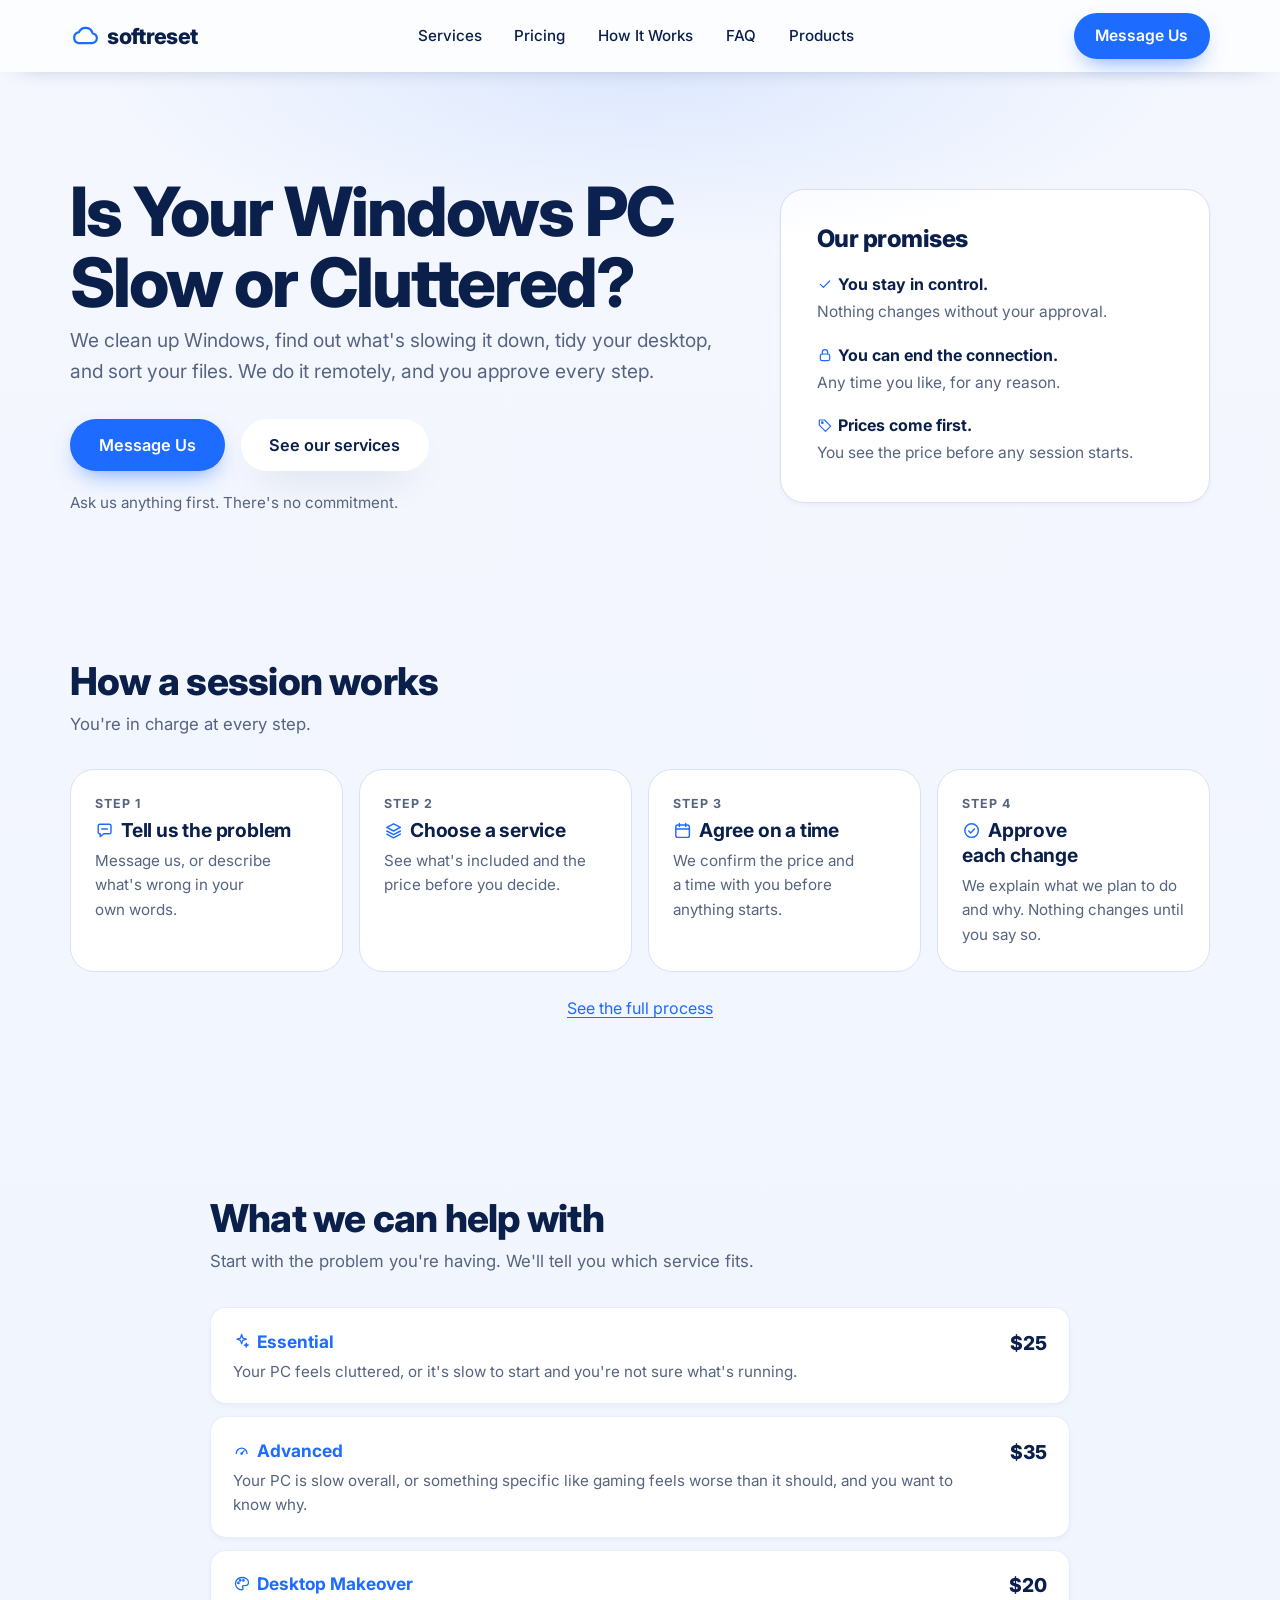
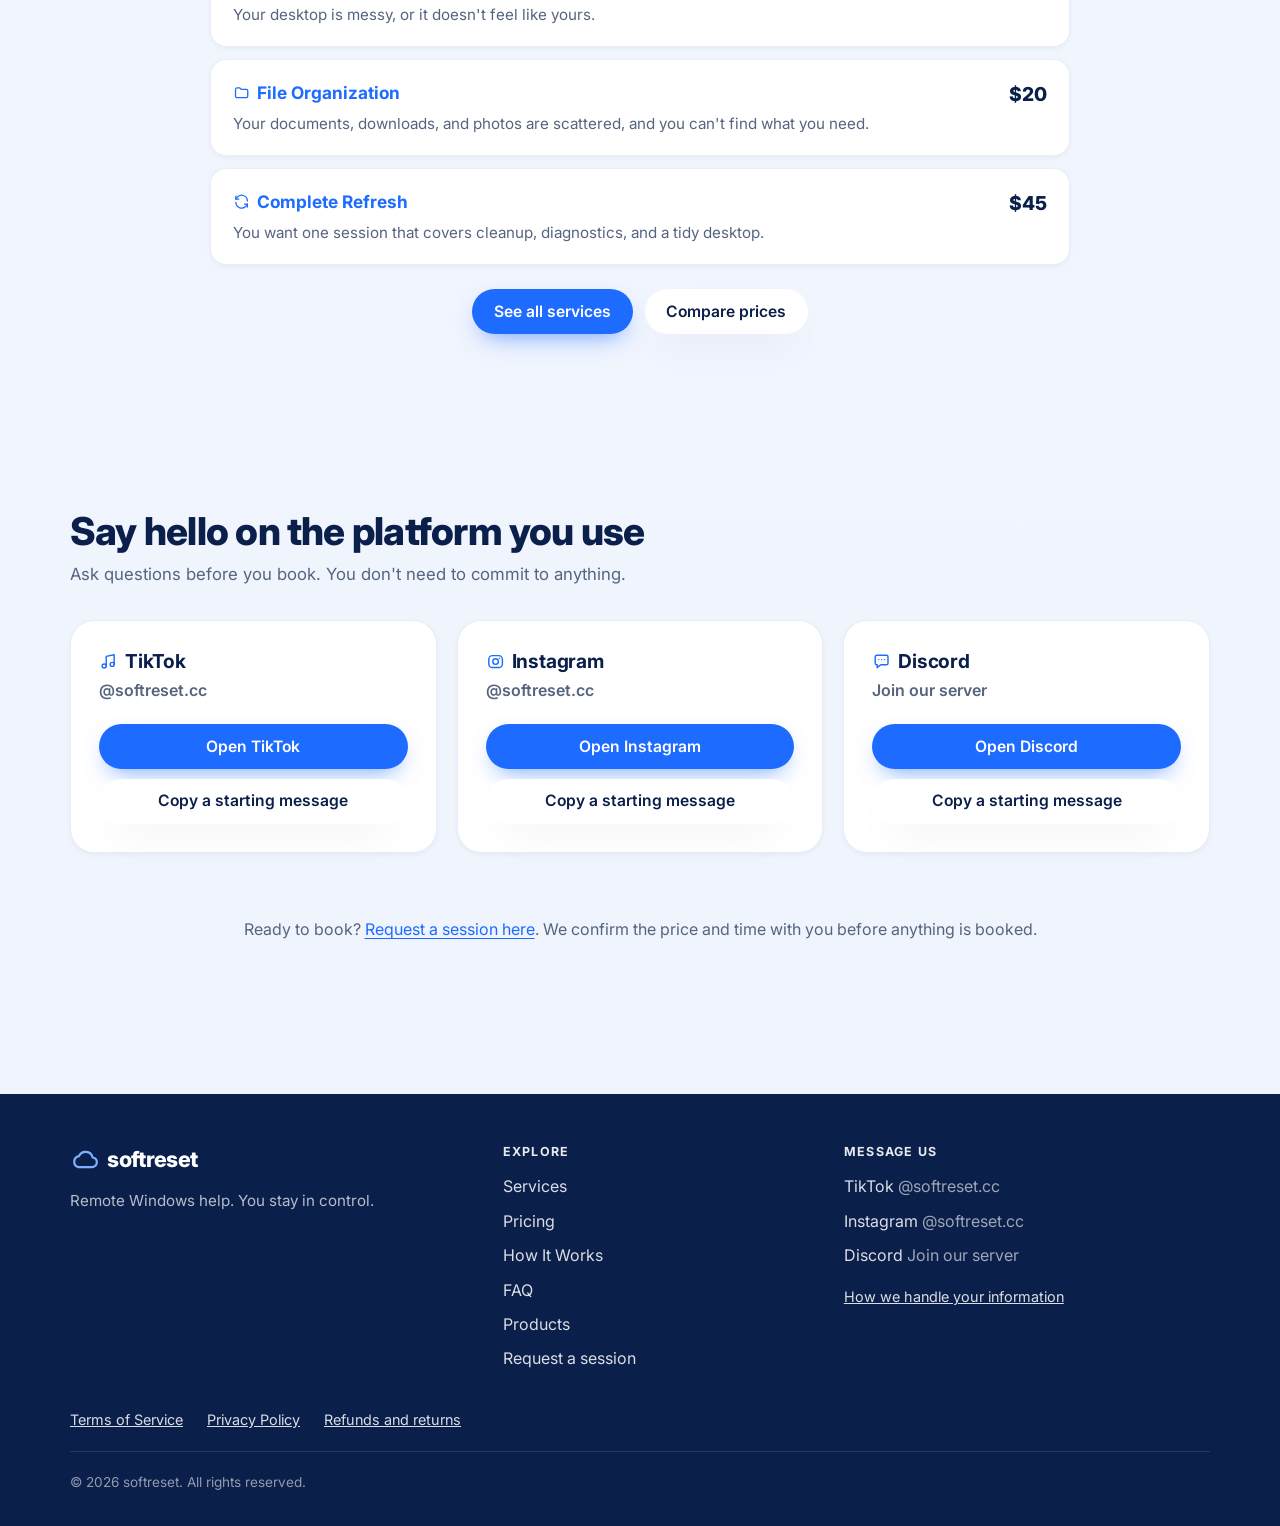
<file: index.html>
<!DOCTYPE html>
<html lang="en">
<head>
  <meta charset="UTF-8" />
  <meta name="viewport" content="width=device-width, initial-scale=1.0" />
  <title>softreset: Windows cleanup and remote PC help</title>
  <meta name="description" content="Remote Windows cleanup, performance diagnostics, desktop customization, and file organization. You approve every change, and prices are shown before any session." />
  <link rel="canonical" href="https://softreset.cc/" />
  <meta property="og:type" content="website" />
  <meta property="og:title" content="softreset: Windows cleanup and remote PC help" />
  <meta property="og:description" content="Remote Windows cleanup, performance diagnostics, desktop customization, and file organization. You stay in control." />
  <meta property="og:url" content="https://softreset.cc/" />
  <link rel="icon" href="data:image/svg+xml,%3Csvg xmlns='http://www.w3.org/2000/svg' viewBox='0 0 32 32'%3E%3Cpath d='M8.5 23.5h15a5.2 5.2 0 0 0 .6-10.36A7.7 7.7 0 0 0 9.6 11.9a6 6 0 0 0-1.1 11.6Z' fill='none' stroke='%231D6BFF' stroke-width='2.4' stroke-linejoin='round'/%3E%3C/svg%3E" />
  <link rel="preconnect" href="https://fonts.googleapis.com" />
  <link rel="preconnect" href="https://fonts.gstatic.com" crossorigin />
  <link href="https://fonts.googleapis.com/css2?family=Inter:wght@400;500;600;650;700;800&display=swap" rel="stylesheet" />
  <link rel="stylesheet" href="assets/css/styles.css" />
  <script src="assets/js/config.js"></script>
</head>
<body data-page="home">
  <a class="skip-link" href="#main">Skip to content</a>

  <div id="site-header">
    <noscript><nav class="noscript-links" aria-label="Main"><a href="index.html">Home</a> <a href="services.html">Services</a> <a href="pricing.html">Pricing</a> <a href="how-it-works.html">How It Works</a> <a href="faq.html">FAQ</a> <a href="products.html">Products</a> <a href="contact.html">Contact</a></nav></noscript>
  </div>

  <main id="main">
    <!-- ============ HERO ============ -->
    <section class="hero" id="top">
      <div class="container hero-split">
        <div>
          <h1 id="hero-title">Give Your PC a Fresh Start.</h1>
          <script>
            (function () {
              var h = document.getElementById("hero-title");
              var exp = window.SOFTRESET_CONFIG && window.SOFTRESET_CONFIG.experiments && window.SOFTRESET_CONFIG.experiments.homeHeadline;
              if (!h || !exp || !exp.variants) { return; }
              var keys = Object.keys(exp.variants);
              var stored = null;
              try { stored = sessionStorage.getItem("sr_homeHeadline"); } catch (e) { stored = null; }
              var variant = keys.indexOf(stored) !== -1 ? stored : keys[Math.floor(Math.random() * keys.length)];
              try { sessionStorage.setItem("sr_homeHeadline", variant); } catch (e) { /* storage blocked: still fine */ }
              h.textContent = exp.variants[variant];
              h.setAttribute("data-variant", variant);
            })();
          </script>
          <p class="lead">We clean up Windows, find out what's slowing it down, tidy your desktop, and sort your files. We do it remotely, and you approve every step.</p>
          <div class="hero-ctas">
            <a class="btn btn-primary btn-lg" href="contact.html" data-track="cta_message_us">Message Us</a>
            <a class="btn btn-ghost btn-lg" href="services.html" data-track="cta_explore_services">See our services</a>
          </div>
          <p class="hero-note">Ask us anything first. There's no commitment.</p>
        </div>

        <aside class="promise-card" aria-labelledby="promise-title">
          <h2 id="promise-title">Our promises</h2>
          <ul class="promise-list">
            <li>
              <div><strong><span class="icon-badge" data-icon="check"></span>You stay in control.</strong><span>Nothing changes without your approval.</span></div>
            </li>
            <li>
              <div><strong><span class="icon-badge" data-icon="lock"></span>You can end the connection.</strong><span>Any time you like, for any reason.</span></div>
            </li>
            <li>
              <div><strong><span class="icon-badge" data-icon="tag"></span>Prices come first.</strong><span>You see the price before any session starts.</span></div>
            </li>
          </ul>
        </aside>
      </div>
    </section>

    <!-- ============ PROCESS ============ -->
    <section class="section" aria-labelledby="process-title">
      <div class="container">
        <div class="section-head">
          <h2 id="process-title">How a session works</h2>
          <p>You're in charge at every step.</p>
        </div>
        <ol class="step-grid">
          <li>
            <span class="step-num">Step 1</span>
            <h3><span class="icon-badge" data-icon="message"></span>Tell us the problem</h3>
            <p>Message us, or describe what's wrong in your own words.</p>
          </li>
          <li>
            <span class="step-num">Step 2</span>
            <h3><span class="icon-badge" data-icon="layers"></span>Choose a service</h3>
            <p>See what's included and the price before you decide.</p>
          </li>
          <li>
            <span class="step-num">Step 3</span>
            <h3><span class="icon-badge" data-icon="calendar"></span>Agree on a time</h3>
            <p>We confirm the price and a time with you before anything starts.</p>
          </li>
          <li>
            <span class="step-num">Step 4</span>
            <h3><span class="icon-badge" data-icon="check-circle"></span>Approve each change</h3>
            <p>We explain what we plan to do and why. Nothing changes until you say so.</p>
          </li>
        </ol>
        <p class="section-link"><a href="how-it-works.html">See the full process</a></p>
      </div>
    </section>

    <!-- ============ SERVICES OVERVIEW ============ -->
    <section class="section" aria-labelledby="services-title">
      <div class="container narrow">
        <div class="section-head">
          <h2 id="services-title">What we can help with</h2>
          <p>Start with the problem you're having. We'll tell you which service fits.</p>
        </div>
        <ul class="service-list" id="home-services"></ul>
        <div class="actions-row"><a class="btn btn-primary" href="services.html">See all services</a> <a class="btn btn-ghost" href="pricing.html">Compare prices</a></div>
      </div>
    </section>

    <!-- ============ REVIEWS (hidden until consented reviews exist) ============ -->
    <section class="section" id="reviews" aria-labelledby="reviews-title" hidden>
      <div class="container">
        <div class="section-head">
          <h2 id="reviews-title">What customers said</h2>
          <p>We publish reviews only with the customer's consent. If a session was free or discounted in exchange for feedback, we say so, and we ask for honest feedback, not positive feedback.</p>
        </div>
        <div class="review-grid" id="review-list"></div>
      </div>
    </section>

    <!-- ============ CONTACT ============ -->
    <section class="section" id="contact" aria-labelledby="contact-title">
      <div class="container">
        <div class="section-head">
          <h2 id="contact-title">Say hello on the platform you use</h2>
          <p>Ask questions before you book. You don't need to commit to anything.</p>
        </div>
        <div class="channel-grid" data-render="channels"></div>
        <p class="copy-status" id="copy-status" aria-live="polite"></p>
        <p class="section-link">Ready to book? <a href="book.html">Request a session here</a>. We confirm the price and time with you before anything is booked.</p>
      </div>
    </section>
  </main>

  <div id="site-footer"></div>

  <script src="assets/js/common.js"></script>
  <script src="assets/js/site.js"></script>
</body>
</html>
</file>
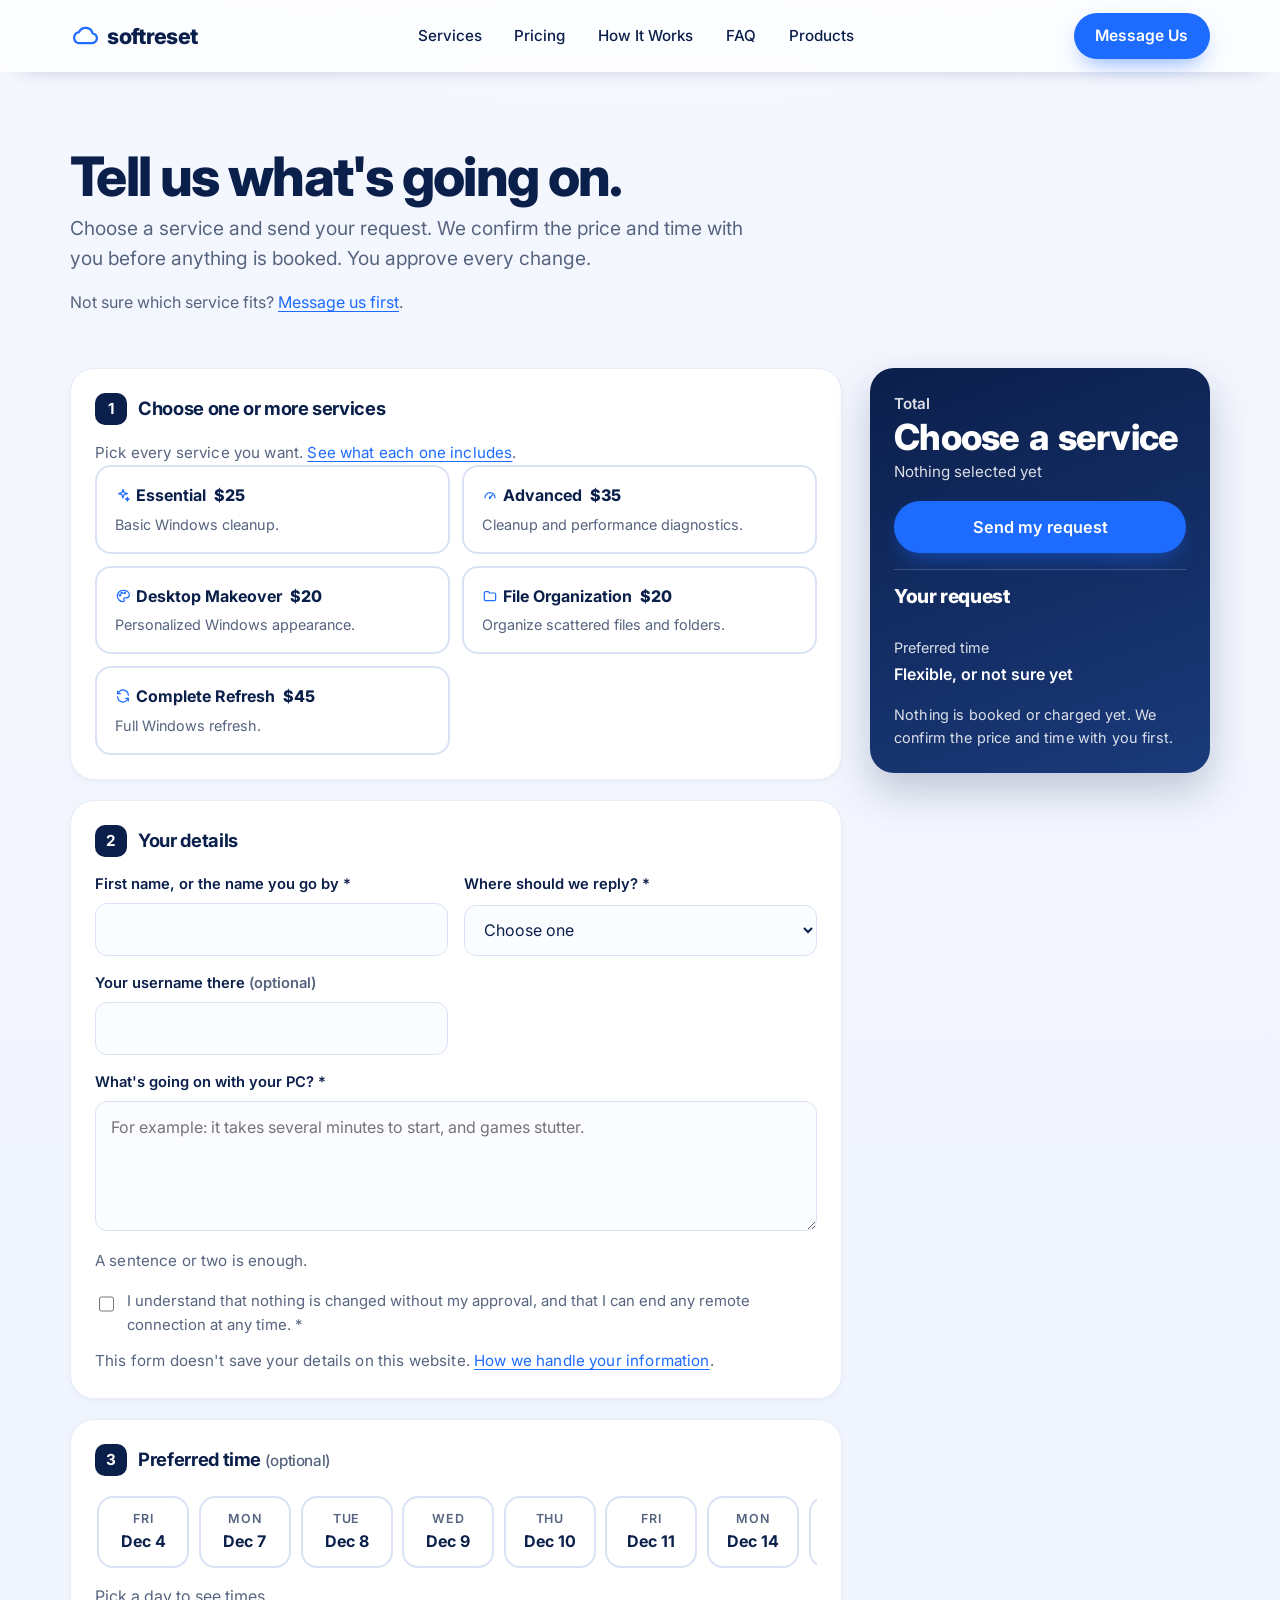
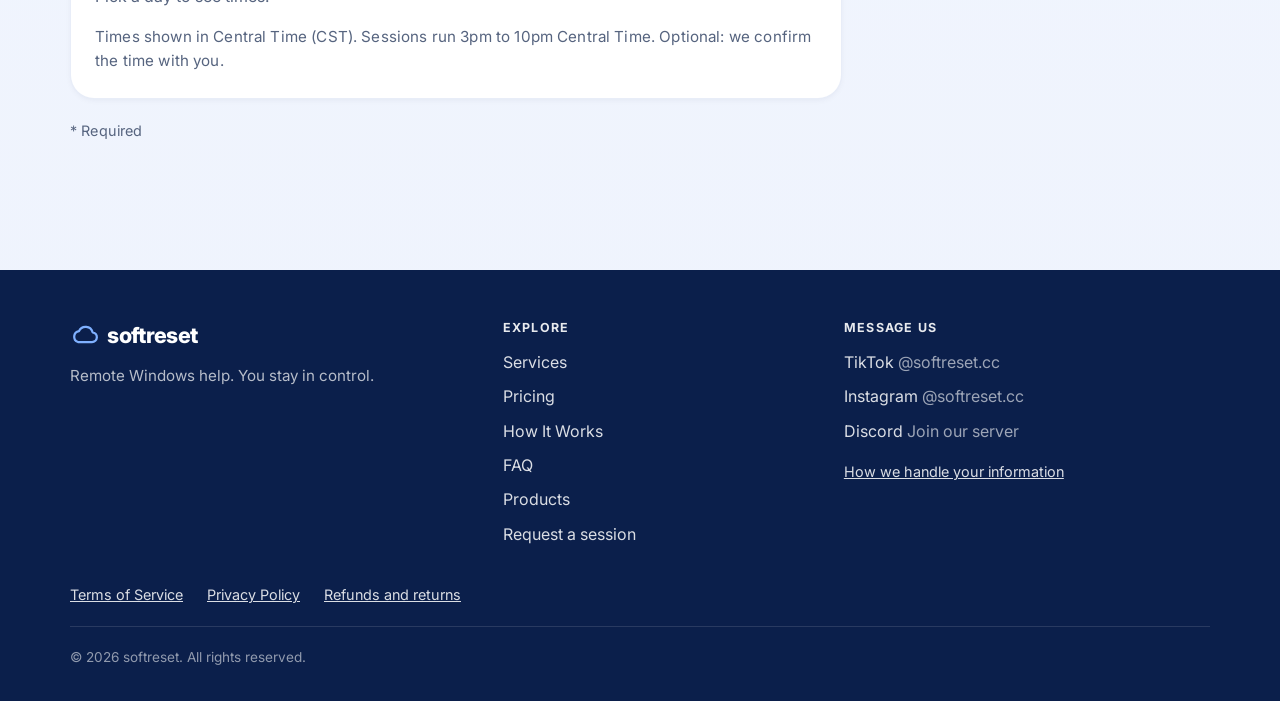
<file: book.html>
<!DOCTYPE html>
<html lang="en">
<head>
  <meta charset="UTF-8" />
  <meta name="viewport" content="width=device-width, initial-scale=1.0" />
  <title>Request a Session | softreset</title>
  <meta name="description" content="Choose a service and tell us what's going on with your PC. We confirm the price and time with you before anything is booked." />
  <link rel="canonical" href="https://softreset.cc/book.html" />
  <meta property="og:title" content="Request a Session | softreset" />
  <meta property="og:description" content="Tell us what's going on. We confirm the price and time before anything is booked." />
  <meta property="og:url" content="https://softreset.cc/book.html" />
  <link rel="icon" href="data:image/svg+xml,%3Csvg xmlns='http://www.w3.org/2000/svg' viewBox='0 0 32 32'%3E%3Cpath d='M8.5 23.5h15a5.2 5.2 0 0 0 .6-10.36A7.7 7.7 0 0 0 9.6 11.9a6 6 0 0 0-1.1 11.6Z' fill='none' stroke='%231D6BFF' stroke-width='2.4' stroke-linejoin='round'/%3E%3C/svg%3E" />
  <link rel="preconnect" href="https://fonts.googleapis.com" />
  <link rel="preconnect" href="https://fonts.gstatic.com" crossorigin />
  <link href="https://fonts.googleapis.com/css2?family=Inter:wght@400;500;600;650;700;800&display=swap" rel="stylesheet" />
  <link rel="stylesheet" href="assets/css/styles.css" />
</head>
<body data-page="book">
  <a class="skip-link" href="#main">Skip to content</a>

  <div id="site-header">
    <noscript><nav class="noscript-links" aria-label="Main"><a href="index.html">Home</a> <a href="services.html">Services</a> <a href="pricing.html">Pricing</a> <a href="how-it-works.html">How It Works</a> <a href="faq.html">FAQ</a> <a href="products.html">Products</a> <a href="contact.html">Contact</a></nav></noscript>
  </div>

  <main id="main">
    <section class="page-hero">
      <div class="container">
        <h1>Tell us what's going on.</h1>
        <p class="lead">Choose a service and send your request. We confirm the price and time with you before anything is booked. You approve every change.</p>
        <p class="muted">Not sure which service fits? <a href="contact.html">Message us first</a>.</p>
      </div>
    </section>

    <section class="container book-page">
      <div class="book-layout">
        <!-- Result panel (shown after submitting). Full width, above the form. -->
        <section id="request-outcome" class="outcome" tabindex="-1" hidden aria-live="polite"></section>

        <form id="request-form" class="book-form" novalidate>
          <section class="step-box" aria-labelledby="step-services">
            <h2 id="step-services" class="step-title"><span class="num" aria-hidden="true">1</span><span>Choose one or more services</span></h2>
            <p class="hint">Pick every service you want. <a href="services.html">See what each one includes</a>.</p>
            <div id="service-options" class="opt-grid"></div>
          </section>

          <section class="step-box" aria-labelledby="step-details">
            <h2 id="step-details" class="step-title"><span class="num" aria-hidden="true">2</span><span>Your details</span></h2>

            <div class="field-grid">
              <div class="field">
                <label for="f-name">First name, or the name you go by <span aria-hidden="true">*</span></label>
                <input id="f-name" name="name" type="text" autocomplete="given-name" required maxlength="80" />
              </div>
              <div class="field">
                <label for="f-reply">Where should we reply? <span aria-hidden="true">*</span></label>
                <select id="f-reply" name="reply" required></select>
              </div>
              <div class="field">
                <label for="f-handle">Your username there <span class="muted">(optional)</span></label>
                <input id="f-handle" name="handle" type="text" autocomplete="off" maxlength="80" />
              </div>
            </div>

            <div class="field">
              <label for="f-issue">What's going on with your PC? <span aria-hidden="true">*</span></label>
              <textarea id="f-issue" name="issue" rows="4" required minlength="10" maxlength="1000" placeholder="For example: it takes several minutes to start, and games stutter."></textarea>
              <p class="hint">A sentence or two is enough.</p>
            </div>

            <label class="check">
              <input type="checkbox" name="agree" required />
              <span>I understand that nothing is changed without my approval, and that I can end any remote connection at any time. <span aria-hidden="true">*</span></span>
            </label>

            <p class="hint">This form doesn't save your details on this website. <a href="contact.html#privacy">How we handle your information</a>.</p>
          </section>

          <section class="step-box" aria-labelledby="step-time">
            <h2 id="step-time" class="step-title"><span class="num" aria-hidden="true">3</span><span>Preferred time <span class="legend-note">(optional)</span></span></h2>
            <div id="date-options" class="date-strip" role="group" aria-label="Preferred day"></div>
            <div id="time-options" class="time-grid" role="group" aria-label="Preferred time"></div>
            <p id="tz-note" class="hint"></p>
          </section>

          <p class="fine form-required"><span aria-hidden="true">*</span> Required</p>
        </form>

        <!-- Checkout: the total and the send button. Beside the form on wide screens; pinned to the bottom of the phone screen otherwise. -->
        <aside id="summary" class="checkout" aria-label="Checkout">
          <p id="form-error" class="error checkout-error" role="alert" hidden></p>
          <div class="checkout-bar">
            <div class="checkout-total">
              <span class="checkout-label">Total</span>
              <span id="sum-price" class="checkout-price">Choose a service</span>
              <span id="sum-count" class="checkout-count">Nothing selected yet</span>
            </div>
            <button type="submit" form="request-form" id="submit-btn" class="btn btn-primary btn-lg checkout-submit">Send my request</button>
          </div>
          <div class="checkout-detail">
            <h2>Your request</h2>
            <ul id="sum-lines" class="sum-lines"></ul>
            <dl>
              <dt>Preferred time</dt>
              <dd id="sum-time">Flexible, or not sure yet</dd>
            </dl>
            <p id="sum-note" class="fine"></p>
            <p class="fine">Nothing is booked or charged yet. We confirm the price and time with you first.</p>
          </div>
        </aside>
      </div>
    </section>
  </main>

  <div id="site-footer"></div>

  <script src="assets/js/config.js"></script>
  <script src="assets/js/common.js"></script>
  <script src="assets/js/site.js"></script>
  <script src="assets/js/booking.js"></script>
</body>
</html>
</file>
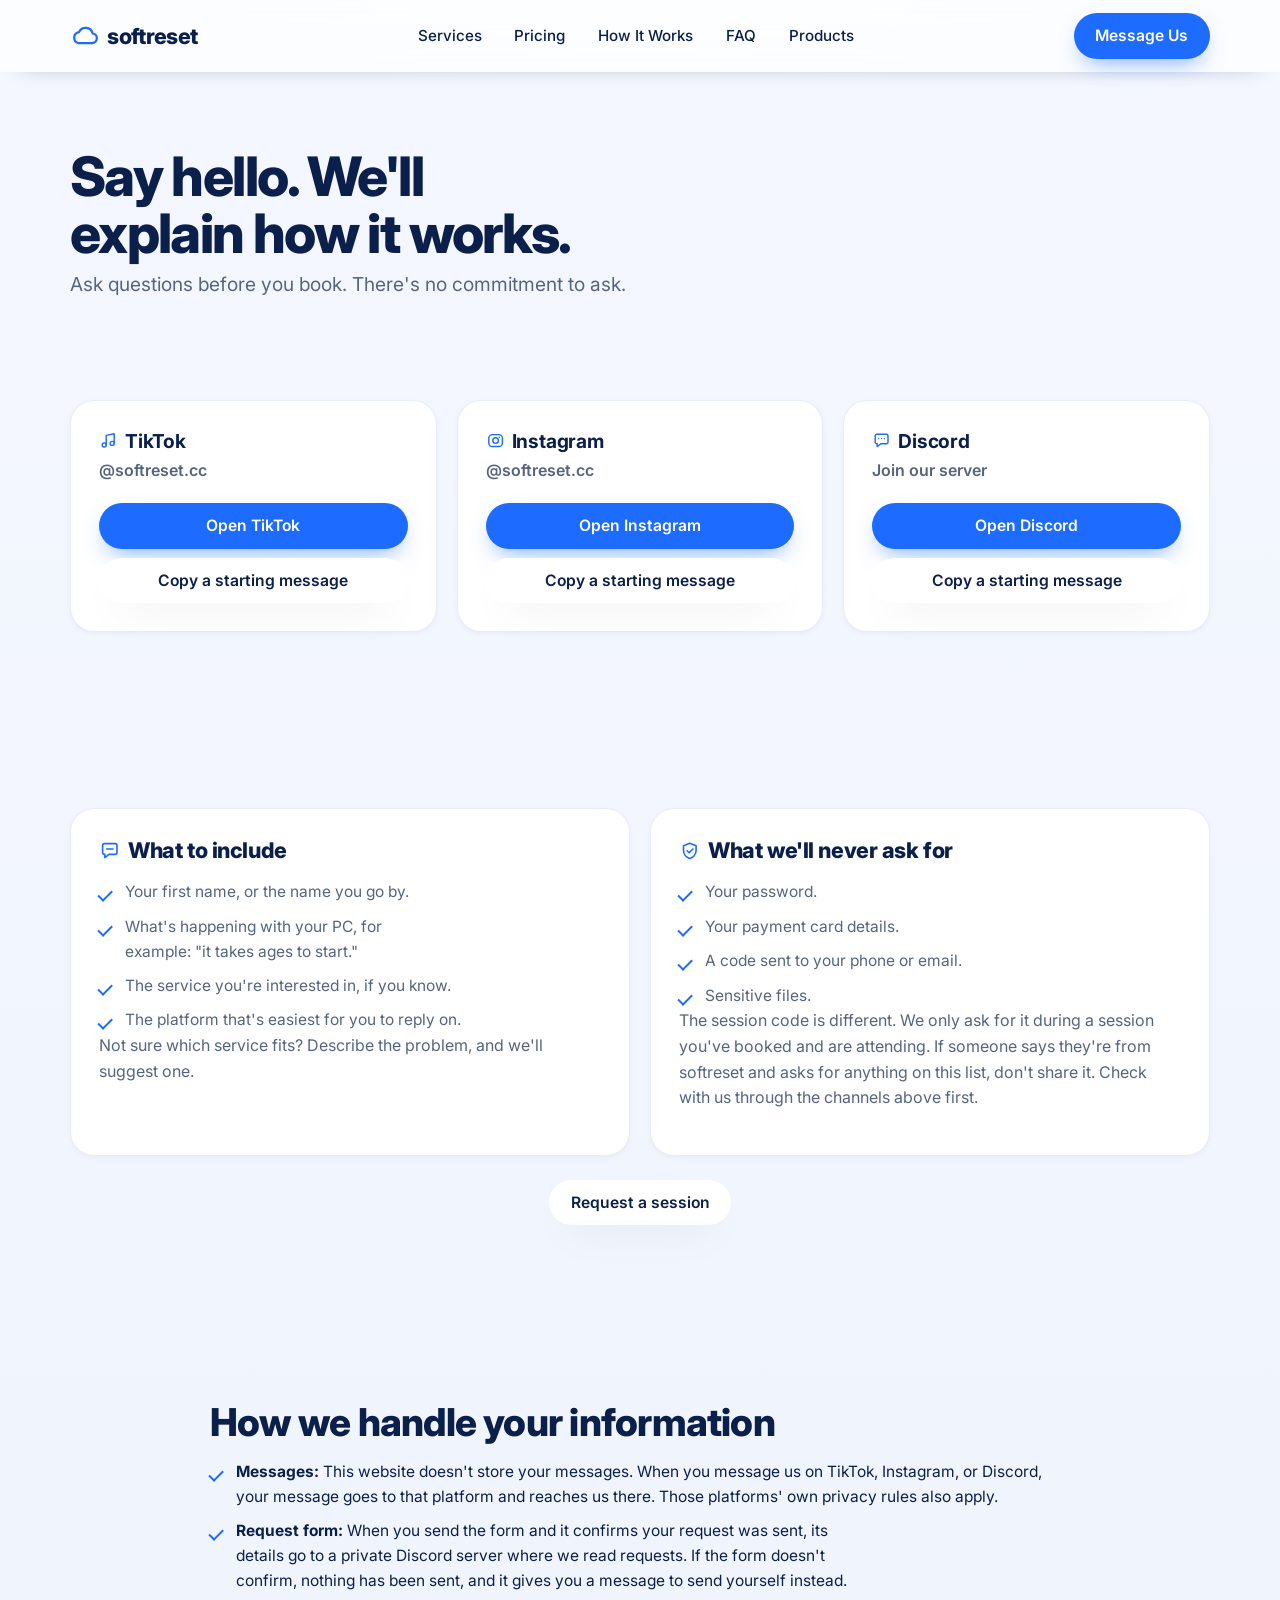
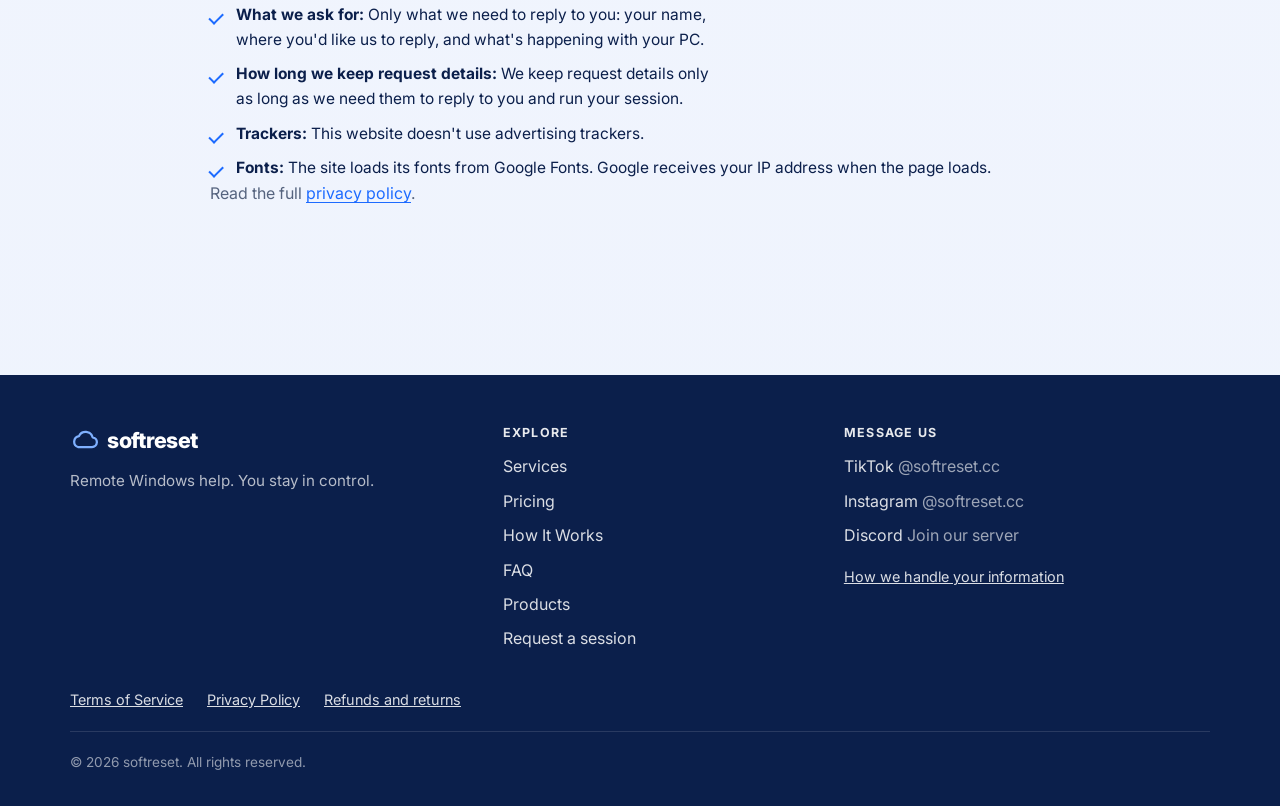
<file: contact.html>
<!DOCTYPE html>
<html lang="en">
<head>
  <meta charset="UTF-8" />
  <meta name="viewport" content="width=device-width, initial-scale=1.0" />
  <title>Contact | softreset</title>
  <meta name="description" content="Message softreset on TikTok, Instagram, or Discord to ask questions before you book. We explain how we handle your information and what we will never ask for." />
  <link rel="canonical" href="https://softreset.cc/contact.html" />
  <meta property="og:title" content="Contact | softreset" />
  <meta property="og:description" content="Message us to see how it works. No commitment." />
  <meta property="og:url" content="https://softreset.cc/contact.html" />
  <link rel="icon" href="data:image/svg+xml,%3Csvg xmlns='http://www.w3.org/2000/svg' viewBox='0 0 32 32'%3E%3Cpath d='M8.5 23.5h15a5.2 5.2 0 0 0 .6-10.36A7.7 7.7 0 0 0 9.6 11.9a6 6 0 0 0-1.1 11.6Z' fill='none' stroke='%231D6BFF' stroke-width='2.4' stroke-linejoin='round'/%3E%3C/svg%3E" />
  <link rel="preconnect" href="https://fonts.googleapis.com" />
  <link rel="preconnect" href="https://fonts.gstatic.com" crossorigin />
  <link href="https://fonts.googleapis.com/css2?family=Inter:wght@400;500;600;650;700;800&display=swap" rel="stylesheet" />
  <link rel="stylesheet" href="assets/css/styles.css" />
</head>
<body data-page="contact">
  <a class="skip-link" href="#main">Skip to content</a>

  <div id="site-header">
    <noscript><nav class="noscript-links" aria-label="Main"><a href="index.html">Home</a> <a href="services.html">Services</a> <a href="pricing.html">Pricing</a> <a href="how-it-works.html">How It Works</a> <a href="faq.html">FAQ</a> <a href="products.html">Products</a> <a href="book.html">Request a session</a></nav></noscript>
  </div>

  <main id="main">
    <section class="page-hero">
      <div class="container">
        <h1>Say hello. We'll explain how it works.</h1>
        <p class="lead">Ask questions before you book. There's no commitment to ask.</p>
      </div>
    </section>

    <section class="section-tight" aria-label="Contact channels">
      <div class="container">
        <div class="channel-grid" data-render="channels"></div>
        <p class="copy-status" id="copy-status" aria-live="polite"></p>
      </div>
    </section>

    <section class="section">
      <div class="container">
        <div class="two-col">
          <article class="card">
            <h2><span class="icon-badge" data-icon="message"></span>What to include</h2>
            <ul class="checks">
              <li>Your first name, or the name you go by.</li>
              <li>What's happening with your PC, for example: "it takes ages to start."</li>
              <li>The service you're interested in, if you know.</li>
              <li>The platform that's easiest for you to reply on.</li>
            </ul>
            <p class="muted">Not sure which service fits? Describe the problem, and we'll suggest one.</p>
          </article>
          <article class="card">
            <h2><span class="icon-badge" data-icon="shield"></span>What we'll never ask for</h2>
            <ul class="checks">
              <li>Your password.</li>
              <li>Your payment card details.</li>
              <li>A code sent to your phone or email.</li>
              <li>Sensitive files.</li>
            </ul>
            <p class="muted">The session code is different. We only ask for it during a session you've booked and are attending. If someone says they're from softreset and asks for anything on this list, don't share it. Check with us through the channels above first.</p>
          </article>
        </div>
        <p class="actions-row"><a class="btn btn-ghost" href="book.html">Request a session</a></p>
      </div>
    </section>

    <section class="section" id="privacy" aria-labelledby="privacy-title">
      <div class="container narrow prose">
        <h2 id="privacy-title">How we handle your information</h2>
        <ul class="checks">
          <li><strong>Messages:</strong> This website doesn't store your messages. When you message us on TikTok, Instagram, or Discord, your message goes to that platform and reaches us there. Those platforms' own privacy rules also apply.</li>
          <li><strong>Request form:</strong> When you send the form and it confirms your request was sent, its details go to a private Discord server where we read requests. If the form doesn't confirm, nothing has been sent, and it gives you a message to send yourself instead.</li>
          <li><strong>What we ask for:</strong> Only what we need to reply to you: your name, where you'd like us to reply, and what's happening with your PC.</li>
          <li><strong>How long we keep request details:</strong> <span data-policy="retention"></span></li>
          <li><strong>Trackers:</strong> This website doesn't use advertising trackers.</li>
          <li><strong>Fonts:</strong> The site loads its fonts from Google Fonts. Google receives your IP address when the page loads.</li>
        </ul>
        <p class="muted">Read the full <a href="privacy.html">privacy policy</a>.</p>
      </div>
    </section>
  </main>

  <div id="site-footer"></div>

  <script src="assets/js/config.js"></script>
  <script src="assets/js/common.js"></script>
  <script src="assets/js/site.js"></script>
</body>
</html>
</file>
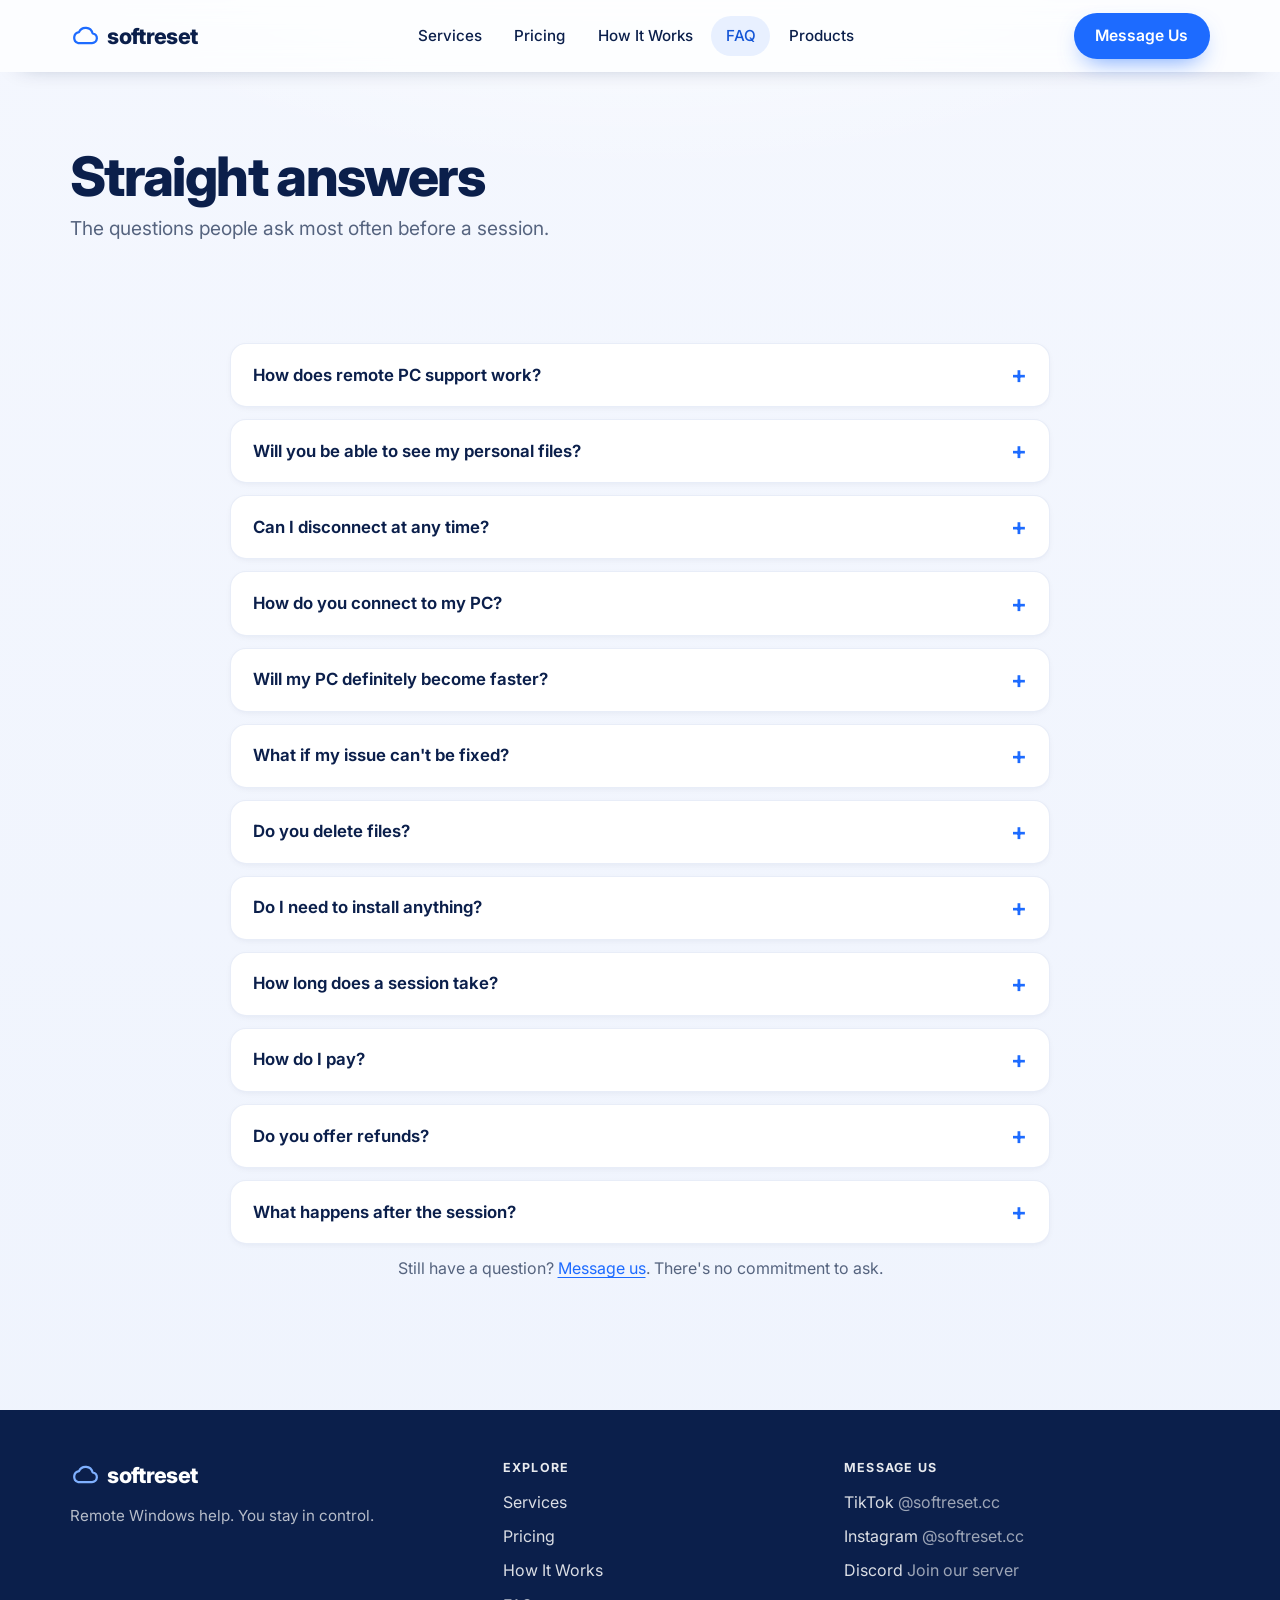
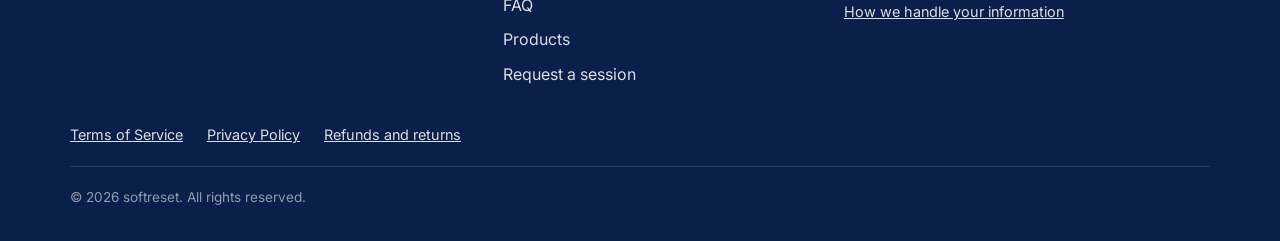
<file: faq.html>
<!DOCTYPE html>
<html lang="en">
<head>
  <meta charset="UTF-8" />
  <meta name="viewport" content="width=device-width, initial-scale=1.0" />
  <title>FAQ | softreset</title>
  <meta name="description" content="Answers about remote PC support: who can see your files, whether you can disconnect at any time, whether we delete anything, and what happens after a session." />
  <link rel="canonical" href="https://softreset.cc/faq.html" />
  <meta property="og:title" content="FAQ | softreset" />
  <meta property="og:description" content="Straight answers about remote Windows support." />
  <meta property="og:url" content="https://softreset.cc/faq.html" />
  <link rel="icon" href="data:image/svg+xml,%3Csvg xmlns='http://www.w3.org/2000/svg' viewBox='0 0 32 32'%3E%3Cpath d='M8.5 23.5h15a5.2 5.2 0 0 0 .6-10.36A7.7 7.7 0 0 0 9.6 11.9a6 6 0 0 0-1.1 11.6Z' fill='none' stroke='%231D6BFF' stroke-width='2.4' stroke-linejoin='round'/%3E%3C/svg%3E" />
  <link rel="preconnect" href="https://fonts.googleapis.com" />
  <link rel="preconnect" href="https://fonts.gstatic.com" crossorigin />
  <link href="https://fonts.googleapis.com/css2?family=Inter:wght@400;500;600;650;700;800&display=swap" rel="stylesheet" />
  <link rel="stylesheet" href="assets/css/styles.css" />
</head>
<body data-page="faq">
  <a class="skip-link" href="#main">Skip to content</a>

  <div id="site-header">
    <noscript><nav class="noscript-links" aria-label="Main"><a href="index.html">Home</a> <a href="services.html">Services</a> <a href="pricing.html">Pricing</a> <a href="how-it-works.html">How It Works</a> <a href="faq.html">FAQ</a> <a href="products.html">Products</a> <a href="contact.html">Contact</a></nav></noscript>
  </div>

  <main id="main">
    <section class="page-hero">
      <div class="container">
        <h1>Straight answers</h1>
        <p class="lead">The questions people ask most often before a session.</p>
      </div>
    </section>

    <section class="section-tight">
      <div class="container narrow">
        <div class="faq" id="faq-list"></div>
        <p class="center muted">Still have a question? <a href="contact.html">Message us</a>. There's no commitment to ask.</p>
      </div>
    </section>
  </main>

  <div id="site-footer"></div>

  <script src="assets/js/config.js"></script>
  <script src="assets/js/common.js"></script>
  <script src="assets/js/site.js"></script>
</body>
</html>
</file>
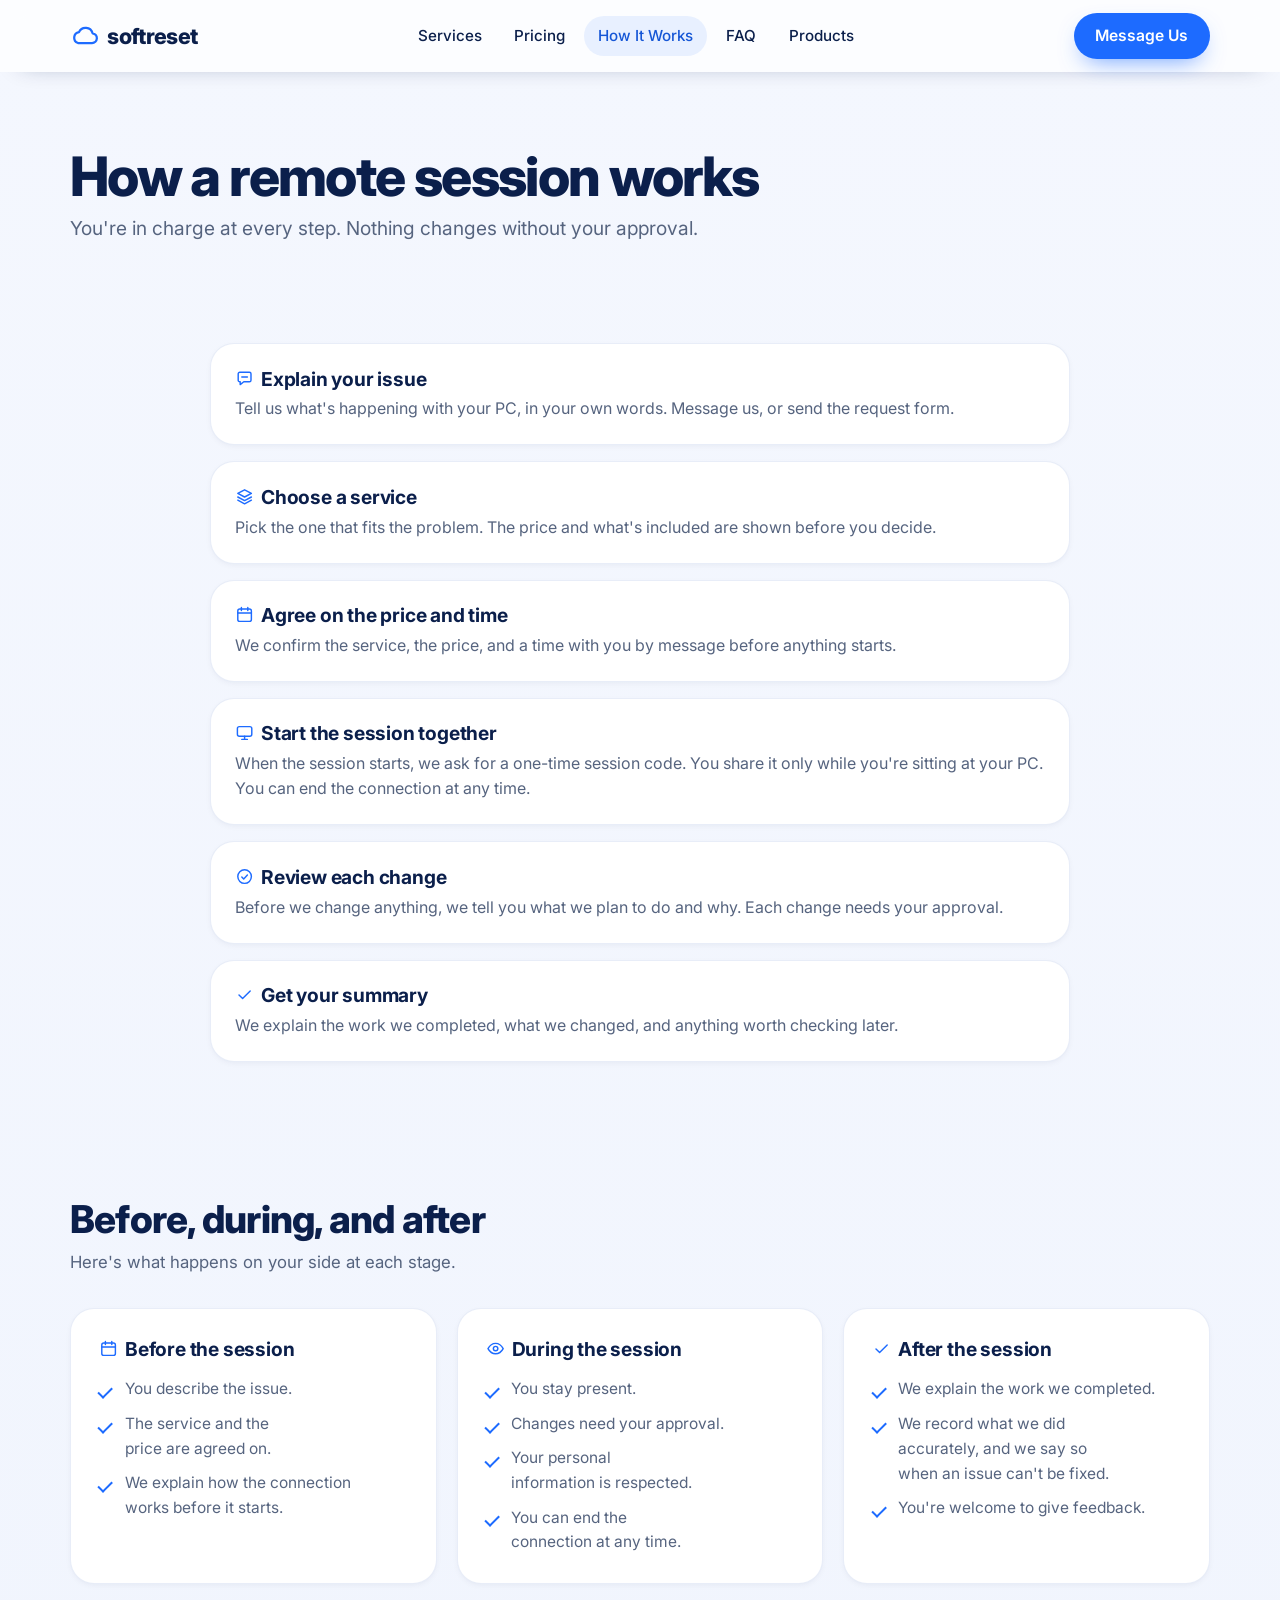
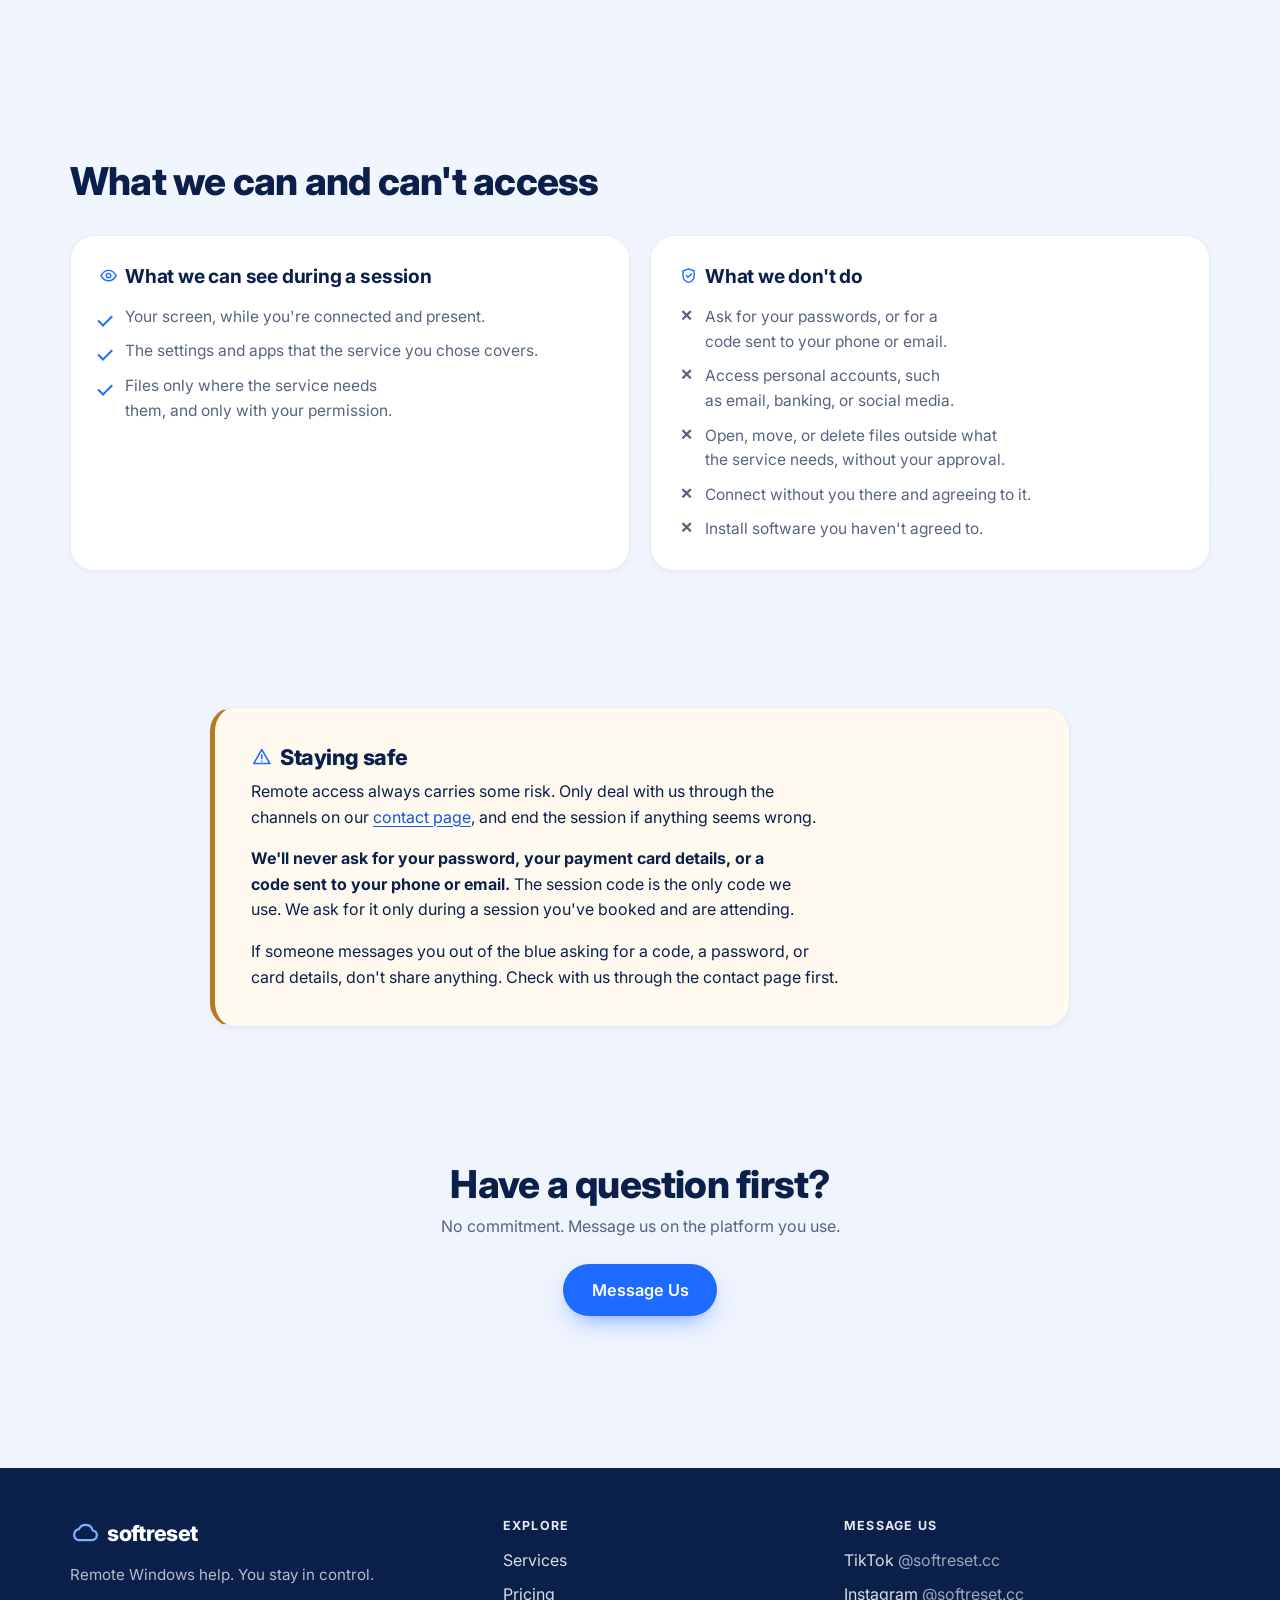
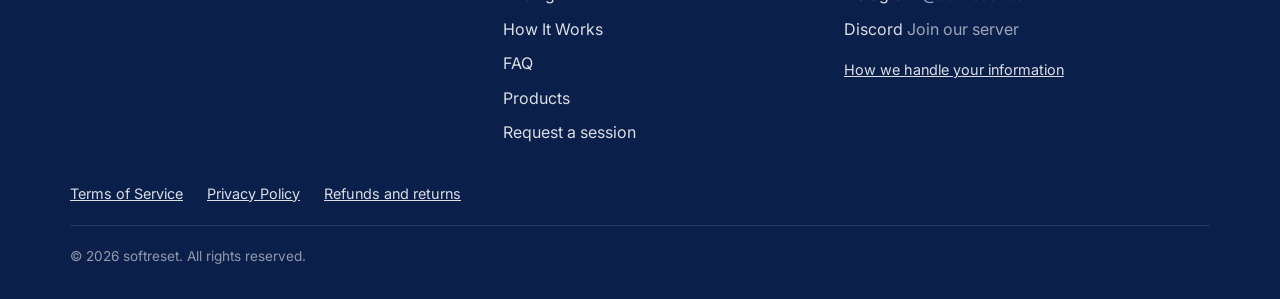
<file: how-it-works.html>
<!DOCTYPE html>
<html lang="en">
<head>
  <meta charset="UTF-8" />
  <meta name="viewport" content="width=device-width, initial-scale=1.0" />
  <title>How it works | softreset</title>
  <meta name="description" content="How a softreset remote session works: you explain the issue, agree on the price and time, share a session code only when you're there, and approve every change. What we can and can't access." />
  <link rel="canonical" href="https://softreset.cc/how-it-works.html" />
  <meta property="og:title" content="How it works | softreset" />
  <meta property="og:description" content="You stay in control at every step of a remote session." />
  <meta property="og:url" content="https://softreset.cc/how-it-works.html" />
  <link rel="icon" href="data:image/svg+xml,%3Csvg xmlns='http://www.w3.org/2000/svg' viewBox='0 0 32 32'%3E%3Cpath d='M8.5 23.5h15a5.2 5.2 0 0 0 .6-10.36A7.7 7.7 0 0 0 9.6 11.9a6 6 0 0 0-1.1 11.6Z' fill='none' stroke='%231D6BFF' stroke-width='2.4' stroke-linejoin='round'/%3E%3C/svg%3E" />
  <link rel="preconnect" href="https://fonts.googleapis.com" />
  <link rel="preconnect" href="https://fonts.gstatic.com" crossorigin />
  <link href="https://fonts.googleapis.com/css2?family=Inter:wght@400;500;600;650;700;800&display=swap" rel="stylesheet" />
  <link rel="stylesheet" href="assets/css/styles.css" />
</head>
<body data-page="how">
  <a class="skip-link" href="#main">Skip to content</a>

  <div id="site-header">
    <noscript><nav class="noscript-links" aria-label="Main"><a href="index.html">Home</a> <a href="services.html">Services</a> <a href="pricing.html">Pricing</a> <a href="how-it-works.html">How It Works</a> <a href="faq.html">FAQ</a> <a href="products.html">Products</a> <a href="contact.html">Contact</a></nav></noscript>
  </div>

  <main id="main">
    <section class="page-hero">
      <div class="container">
        <h1>How a remote session works</h1>
        <p class="lead">You're in charge at every step. Nothing changes without your approval.</p>
      </div>
    </section>

    <!-- ============ STEPS ============ -->
    <section class="section-tight" aria-label="Steps">
      <div class="container narrow">
        <ol class="process-list">
          <li>
            <div><h3><span class="icon-badge" data-icon="message"></span>Explain your issue</h3><p>Tell us what's happening with your PC, in your own words. Message us, or send the request form.</p></div>
          </li>
          <li>
            <div><h3><span class="icon-badge" data-icon="layers"></span>Choose a service</h3><p>Pick the one that fits the problem. The price and what's included are shown before you decide.</p></div>
          </li>
          <li>
            <div><h3><span class="icon-badge" data-icon="calendar"></span>Agree on the price and time</h3><p>We confirm the service, the price, and a time with you by message before anything starts.</p></div>
          </li>
          <li>
            <div><h3><span class="icon-badge" data-icon="monitor"></span>Start the session together</h3><p>When the session starts, we ask for a one-time session code. You share it only while you're sitting at your PC. You can end the connection at any time.</p></div>
          </li>
          <li>
            <div><h3><span class="icon-badge" data-icon="check-circle"></span>Review each change</h3><p>Before we change anything, we tell you what we plan to do and why. Each change needs your approval.</p></div>
          </li>
          <li>
            <div><h3><span class="icon-badge" data-icon="check"></span>Get your summary</h3><p>We explain the work we completed, what we changed, and anything worth checking later.</p></div>
          </li>
        </ol>
      </div>
    </section>

    <!-- ============ BEFORE / DURING / AFTER ============ -->
    <section class="section" aria-labelledby="phases-title">
      <div class="container">
        <div class="section-head">
          <h2 id="phases-title">Before, during, and after</h2>
          <p>Here's what happens on your side at each stage.</p>
        </div>
        <div class="phase-grid">
          <article class="card">
            <h3><span class="icon-badge" data-icon="calendar"></span>Before the session</h3>
            <ul class="checks">
              <li>You describe the issue.</li>
              <li>The service and the price are agreed on.</li>
              <li>We explain how the connection works before it starts.</li>
            </ul>
          </article>
          <article class="card">
            <h3><span class="icon-badge" data-icon="eye"></span>During the session</h3>
            <ul class="checks">
              <li>You stay present.</li>
              <li>Changes need your approval.</li>
              <li>Your personal information is respected.</li>
              <li>You can end the connection at any time.</li>
            </ul>
          </article>
          <article class="card">
            <h3><span class="icon-badge" data-icon="check"></span>After the session</h3>
            <ul class="checks">
              <li>We explain the work we completed.</li>
              <li>We record what we did accurately, and we say so when an issue can't be fixed.</li>
              <li>You're welcome to give feedback.</li>
            </ul>
          </article>
        </div>
      </div>
    </section>

    <!-- ============ ACCESS ============ -->
    <section class="section" aria-labelledby="access-title">
      <div class="container">
        <div class="section-head">
          <h2 id="access-title">What we can and can't access</h2>
        </div>
        <div class="two-col">
          <article class="card">
            <h3><span class="icon-badge" data-icon="eye"></span>What we can see during a session</h3>
            <ul class="checks">
              <li>Your screen, while you're connected and present.</li>
              <li>The settings and apps that the service you chose covers.</li>
              <li>Files only where the service needs them, and only with your permission.</li>
            </ul>
          </article>
          <article class="card">
            <h3><span class="icon-badge" data-icon="shield"></span>What we don't do</h3>
            <ul class="checks checks-x">
              <li>Ask for your passwords, or for a code sent to your phone or email.</li>
              <li>Access personal accounts, such as email, banking, or social media.</li>
              <li>Open, move, or delete files outside what the service needs, without your approval.</li>
              <li>Connect without you there and agreeing to it.</li>
              <li>Install software you haven't agreed to.</li>
            </ul>
          </article>
        </div>
      </div>
    </section>

    <!-- ============ SAFETY ============ -->
    <section class="section-tight" aria-label="Staying safe">
      <div class="container narrow">
        <div class="notice notice-warn">
          <h2><span class="icon-badge" data-icon="alert"></span>Staying safe</h2>
          <p>Remote access always carries some risk. Only deal with us through the channels on our <a href="contact.html">contact page</a>, and end the session if anything seems wrong.</p>
          <p><strong>We'll never ask for your password, your payment card details, or a code sent to your phone or email.</strong> The session code is the only code we use. We ask for it only during a session you've booked and are attending.</p>
          <p>If someone messages you out of the blue asking for a code, a password, or card details, don't share anything. Check with us through the contact page first.</p>
        </div>
      </div>
    </section>

    <section class="section">
      <div class="container center">
        <h2>Have a question first?</h2>
        <p class="muted">No commitment. Message us on the platform you use.</p>
        <p class="actions-row"><a class="btn btn-primary btn-lg" href="contact.html">Message Us</a></p>
      </div>
    </section>
  </main>

  <div id="site-footer"></div>

  <script src="assets/js/config.js"></script>
  <script src="assets/js/common.js"></script>
  <script src="assets/js/site.js"></script>
</body>
</html>
</file>
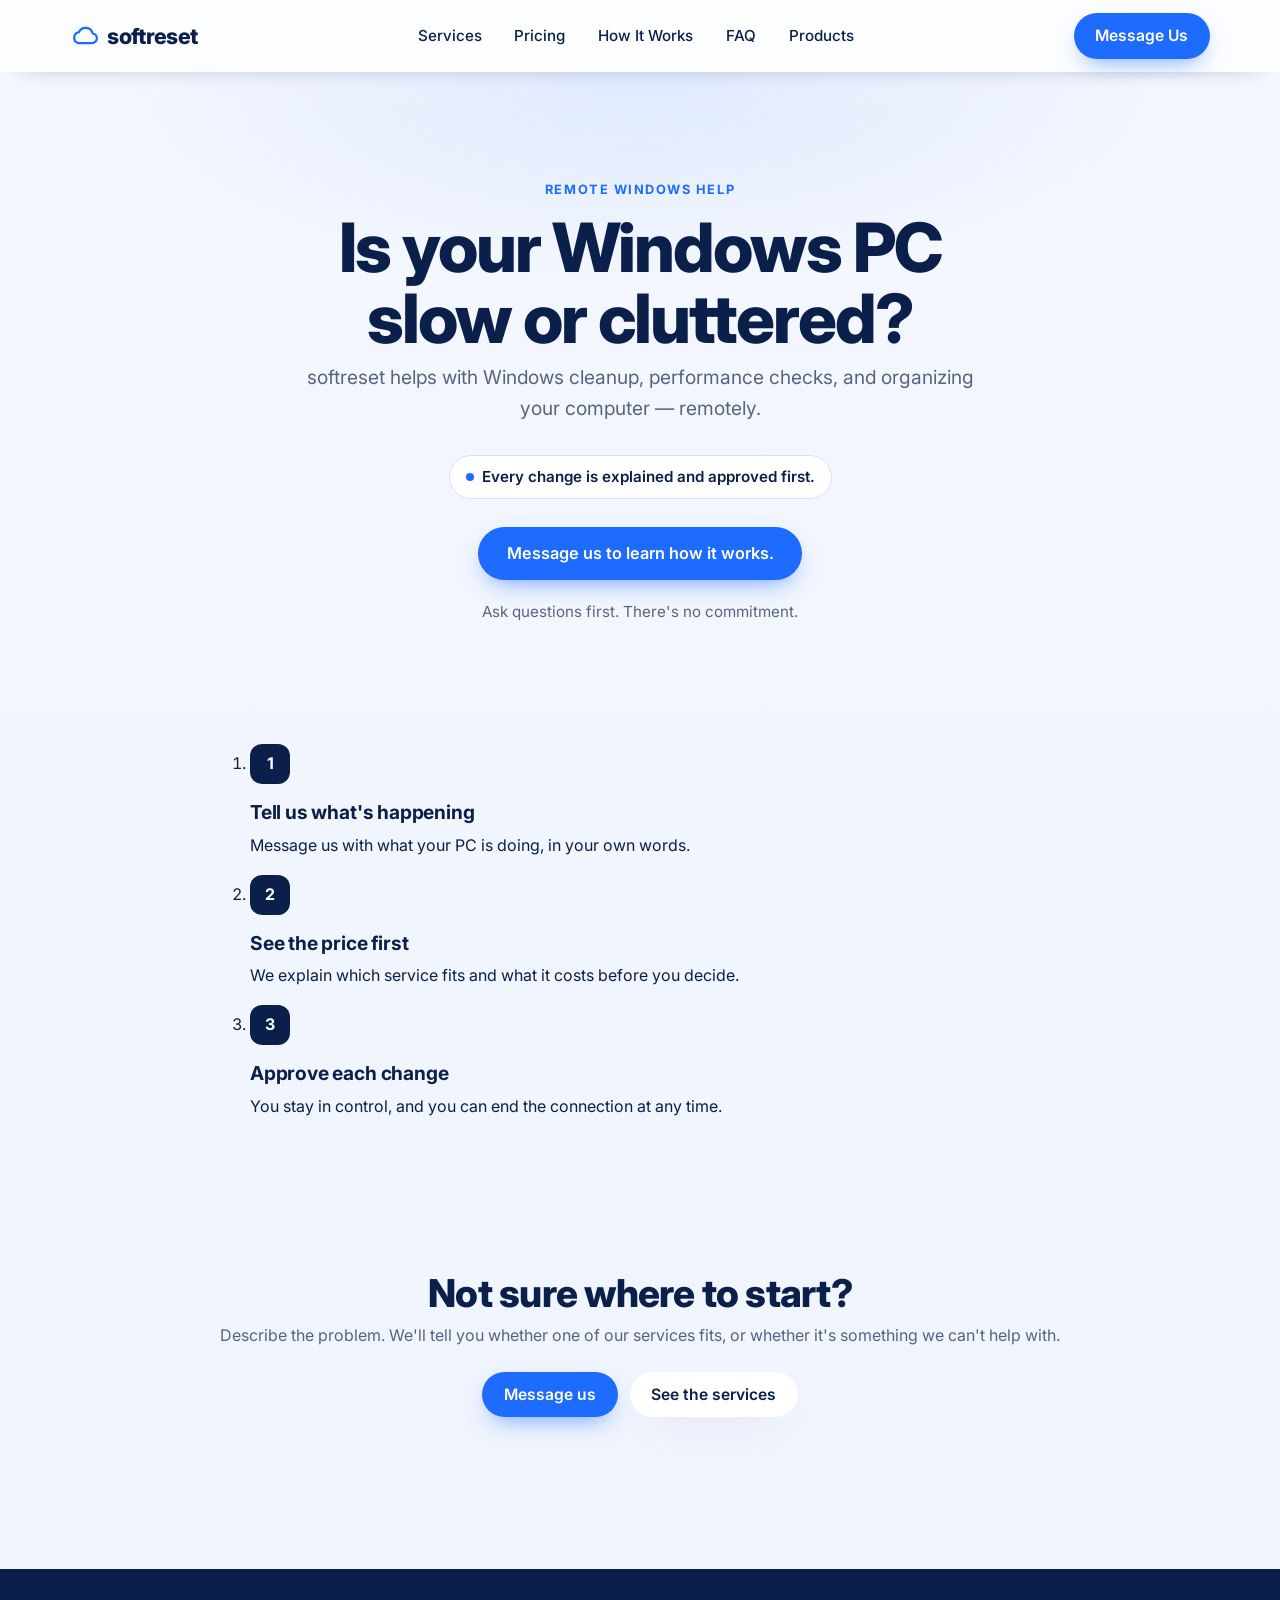
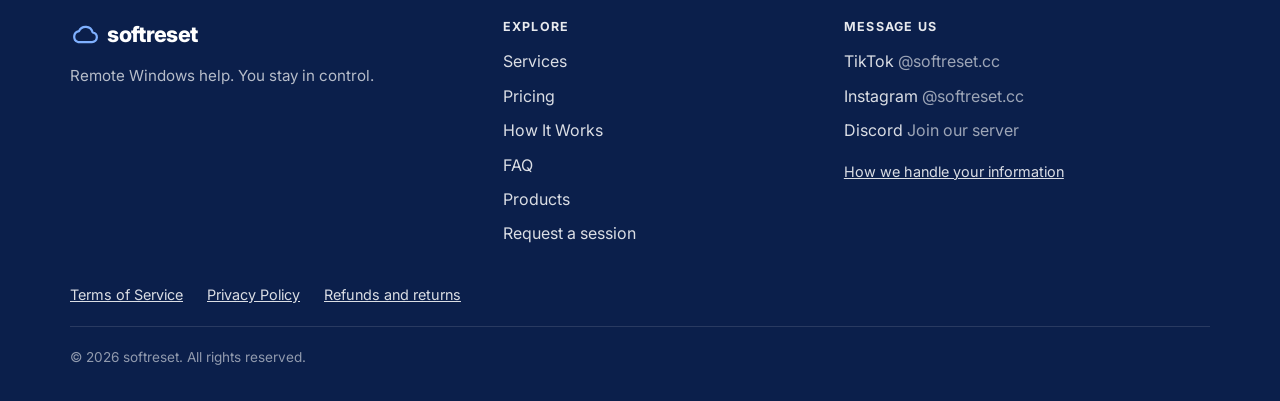
<file: landing.html>
<!DOCTYPE html>
<html lang="en">
<head>
  <meta charset="UTF-8" />
  <meta name="viewport" content="width=device-width, initial-scale=1.0" />
  <title>Is your Windows PC slow or cluttered? — softreset</title>
  <meta name="description" content="softreset helps with Windows cleanup, performance checks, and organizing your computer — remotely." />
  <!-- Built for paid social traffic. Kept out of search results so the main pages rank instead. -->
  <meta name="robots" content="noindex" />
  <meta property="og:title" content="Is your Windows PC slow or cluttered? — softreset" />
  <meta property="og:description" content="softreset helps with Windows cleanup, performance checks, and organizing your computer — remotely." />
  <meta property="og:url" content="https://softreset.cc/landing.html" />
  <link rel="icon" href="data:image/svg+xml,%3Csvg xmlns='http://www.w3.org/2000/svg' viewBox='0 0 32 32'%3E%3Cpath d='M8.5 23.5h15a5.2 5.2 0 0 0 .6-10.36A7.7 7.7 0 0 0 9.6 11.9a6 6 0 0 0-1.1 11.6Z' fill='none' stroke='%231D6BFF' stroke-width='2.4' stroke-linejoin='round'/%3E%3C/svg%3E" />
  <link rel="preconnect" href="https://fonts.googleapis.com" />
  <link rel="preconnect" href="https://fonts.gstatic.com" crossorigin />
  <link href="https://fonts.googleapis.com/css2?family=Inter:wght@400;500;600;650;700;800&display=swap" rel="stylesheet" />
  <link rel="stylesheet" href="assets/css/styles.css" />
</head>
<body data-page="landing">
  <a class="skip-link" href="#main">Skip to content</a>

  <div id="site-header">
    <noscript><nav class="noscript-links" aria-label="Main"><a href="index.html">Home</a> <a href="services.html">Services</a> <a href="pricing.html">Pricing</a> <a href="how-it-works.html">How It Works</a> <a href="faq.html">FAQ</a> <a href="products.html">Products</a> <a href="contact.html">Contact</a></nav></noscript>
  </div>

  <main id="main">
    <section class="hero" aria-labelledby="landing-title">
      <div class="container hero-inner">
        <p class="eyebrow">Remote Windows help</p>
        <h1 id="landing-title">Is your Windows PC slow or cluttered?</h1>
        <p class="lead">softreset helps with Windows cleanup, performance checks, and organizing your computer — remotely.</p>
        <p class="trust-pill">Every change is explained and approved first.</p>
        <div class="hero-ctas">
          <a class="btn btn-primary btn-lg" href="contact.html" data-track="landing_cta">Message us to learn how it works.</a>
        </div>
        <p class="hero-note">Ask questions first. There's no commitment.</p>
      </div>
    </section>

    <section class="section-tight" aria-label="How it works">
      <div class="container narrow">
        <ol class="step-row">
          <li><span class="num">1</span><h3>Tell us what's happening</h3><p>Message us with what your PC is doing, in your own words.</p></li>
          <li><span class="num">2</span><h3>See the price first</h3><p>We explain which service fits and what it costs before you decide.</p></li>
          <li><span class="num">3</span><h3>Approve each change</h3><p>You stay in control, and you can end the connection at any time.</p></li>
        </ol>
      </div>
    </section>

    <section class="section">
      <div class="container narrow center">
        <h2>Not sure where to start?</h2>
        <p class="muted">Describe the problem. We'll tell you whether one of our services fits, or whether it's something we can't help with.</p>
        <p class="actions-row">
          <a class="btn btn-primary" href="contact.html" data-track="landing_cta_secondary">Message us</a>
          <a class="btn btn-ghost" href="services.html">See the services</a>
        </p>
      </div>
    </section>
  </main>

  <div id="site-footer"></div>

  <script src="assets/js/config.js"></script>
  <script src="assets/js/common.js"></script>
  <script src="assets/js/site.js"></script>
</body>
</html>
</file>
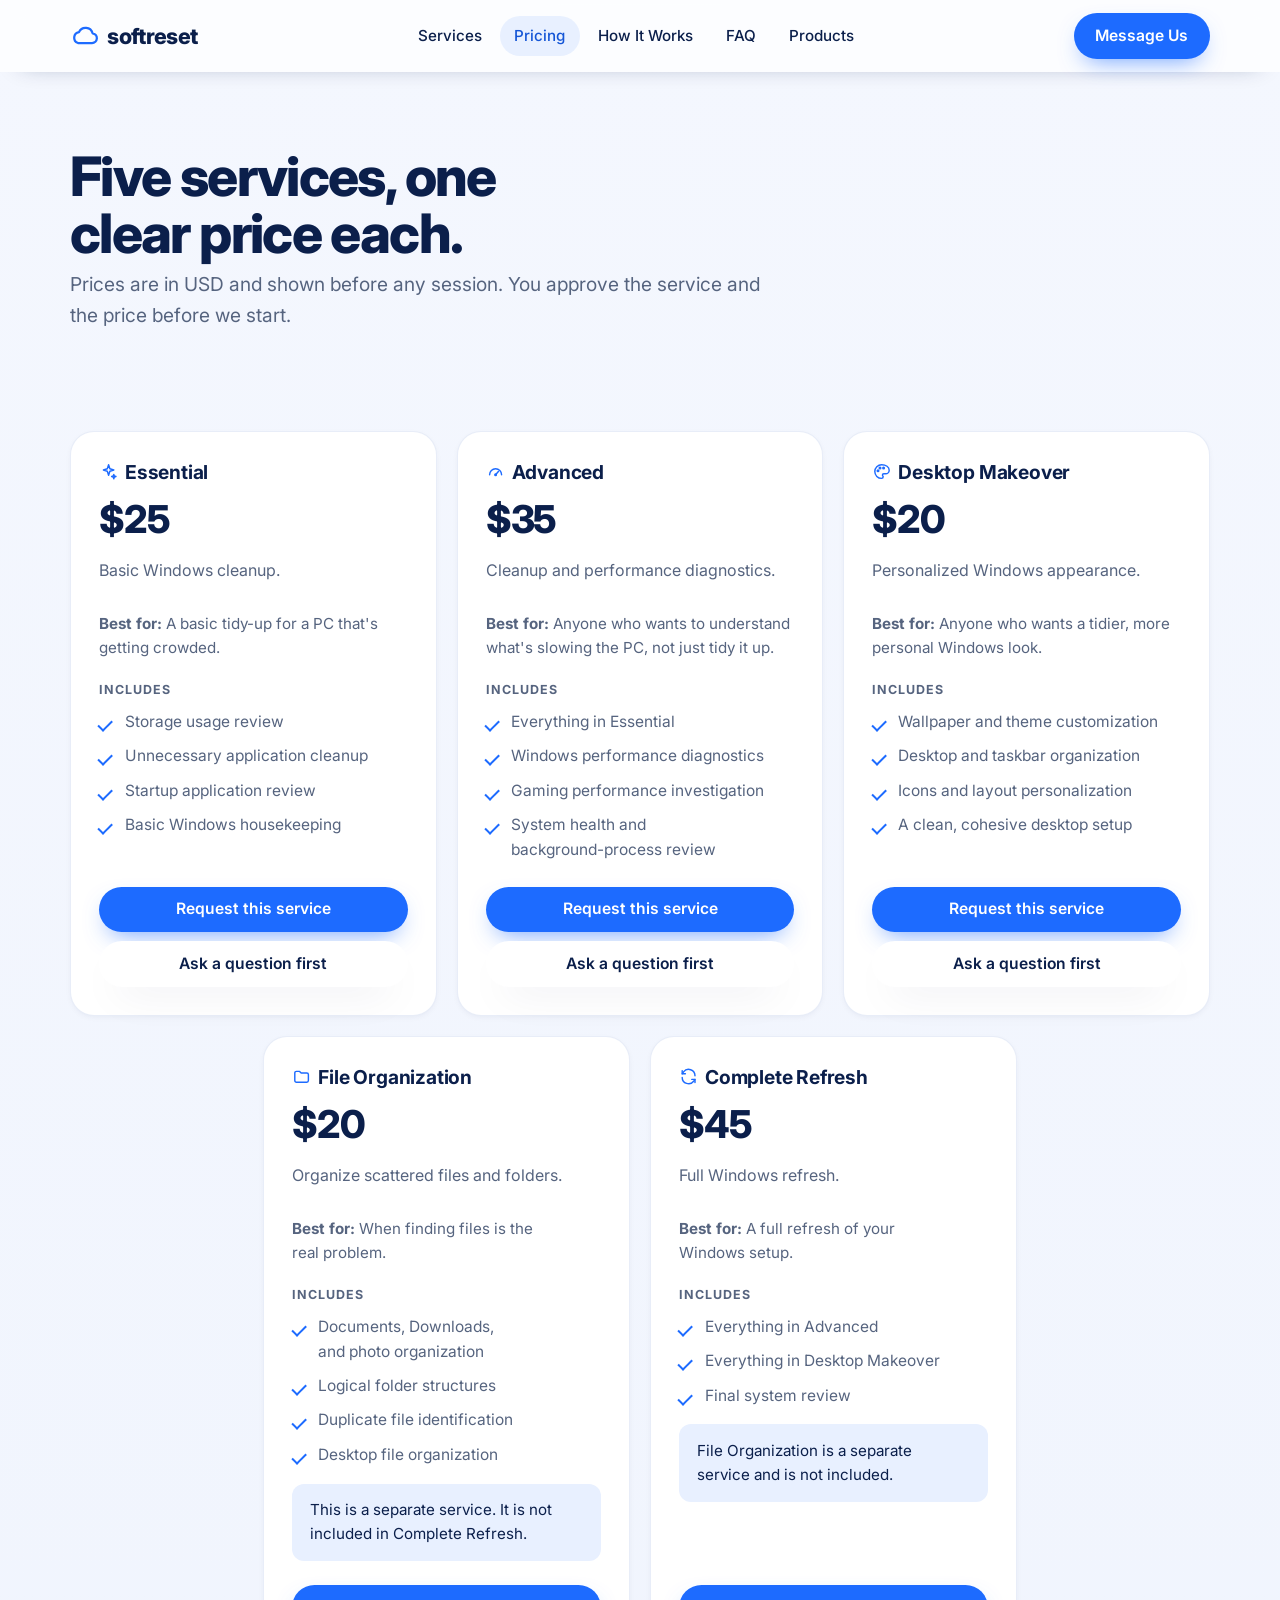
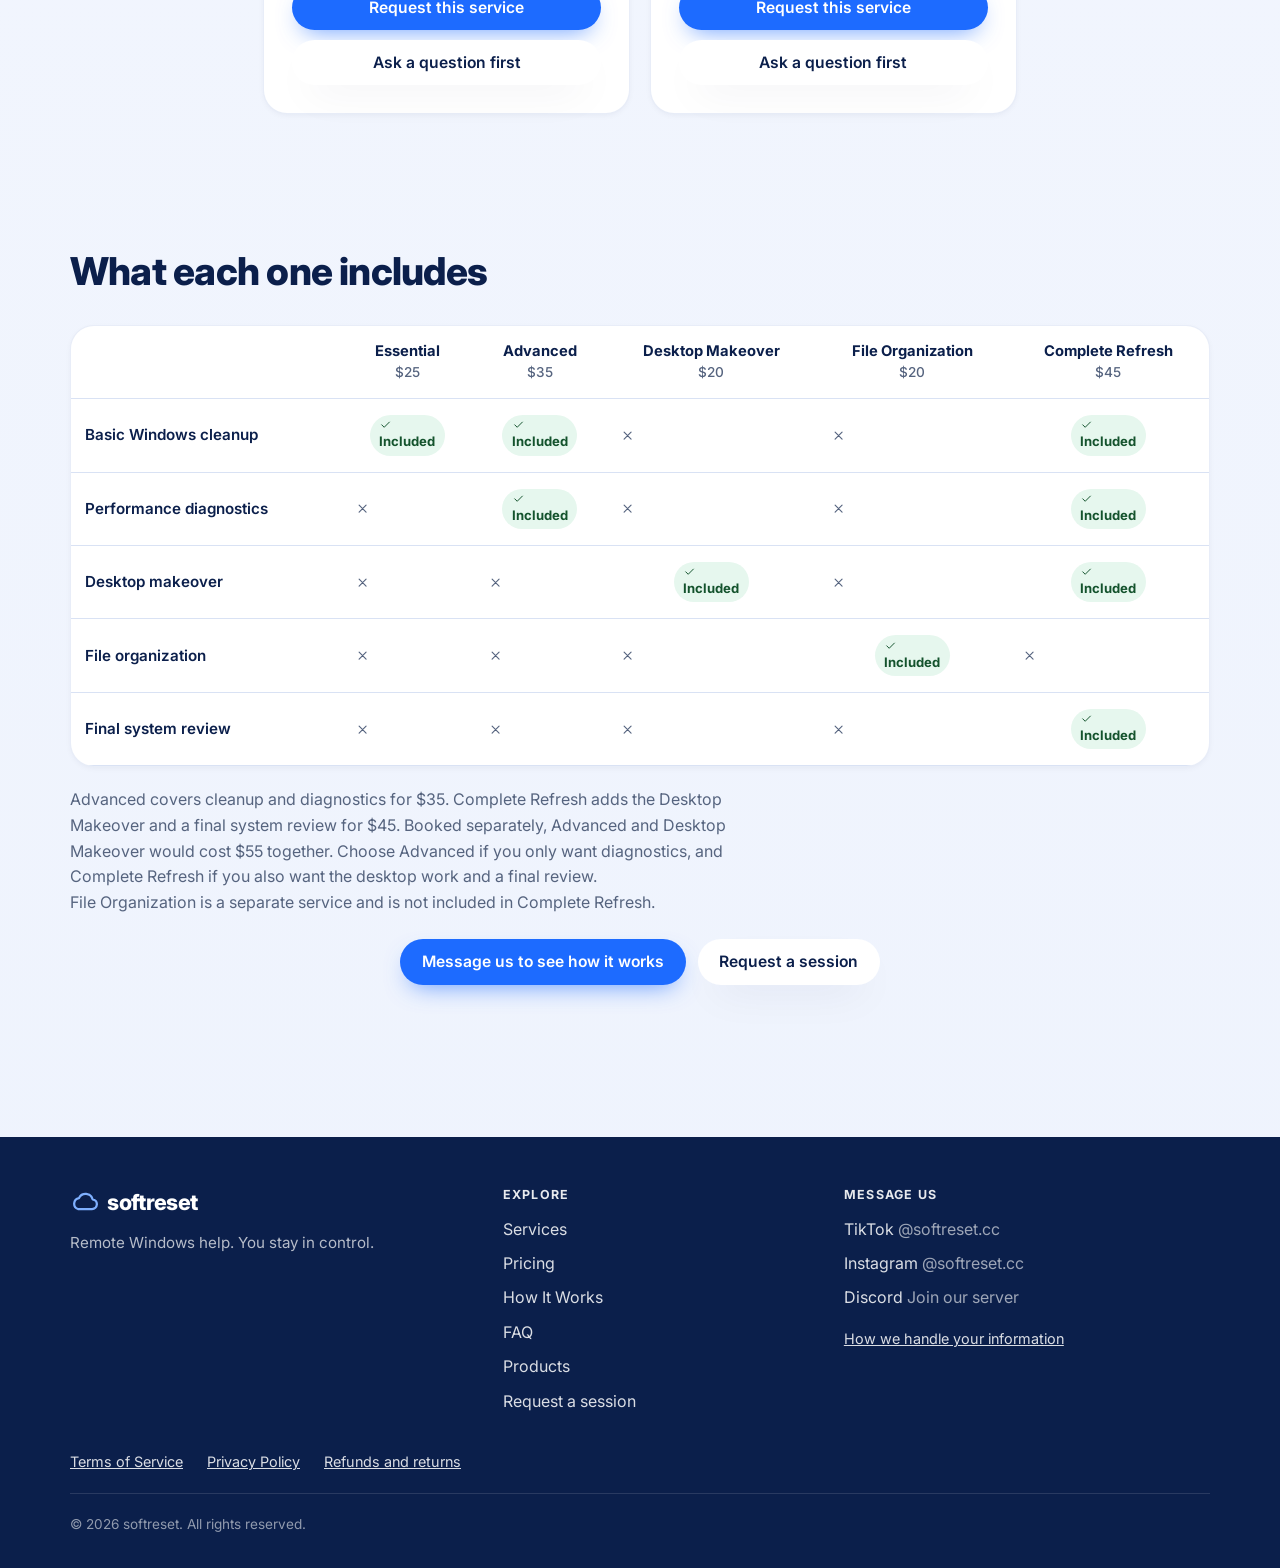
<file: pricing.html>
<!DOCTYPE html>
<html lang="en">
<head>
  <meta charset="UTF-8" />
  <meta name="viewport" content="width=device-width, initial-scale=1.0" />
  <title>Pricing | softreset</title>
  <meta name="description" content="Clear prices for five remote Windows services, with a comparison of exactly what each one includes. Prices are shown before any session." />
  <link rel="canonical" href="https://softreset.cc/pricing.html" />
  <meta property="og:title" content="Pricing | softreset" />
  <meta property="og:description" content="Five services with clear prices and a comparison of what each includes." />
  <meta property="og:url" content="https://softreset.cc/pricing.html" />
  <link rel="icon" href="data:image/svg+xml,%3Csvg xmlns='http://www.w3.org/2000/svg' viewBox='0 0 32 32'%3E%3Cpath d='M8.5 23.5h15a5.2 5.2 0 0 0 .6-10.36A7.7 7.7 0 0 0 9.6 11.9a6 6 0 0 0-1.1 11.6Z' fill='none' stroke='%231D6BFF' stroke-width='2.4' stroke-linejoin='round'/%3E%3C/svg%3E" />
  <link rel="preconnect" href="https://fonts.googleapis.com" />
  <link rel="preconnect" href="https://fonts.gstatic.com" crossorigin />
  <link href="https://fonts.googleapis.com/css2?family=Inter:wght@400;500;600;650;700;800&display=swap" rel="stylesheet" />
  <link rel="stylesheet" href="assets/css/styles.css" />
</head>
<body data-page="pricing">
  <a class="skip-link" href="#main">Skip to content</a>

  <div id="site-header">
    <noscript><nav class="noscript-links" aria-label="Main"><a href="index.html">Home</a> <a href="services.html">Services</a> <a href="pricing.html">Pricing</a> <a href="how-it-works.html">How It Works</a> <a href="faq.html">FAQ</a> <a href="products.html">Products</a> <a href="contact.html">Contact</a></nav></noscript>
  </div>

  <main id="main">
    <section class="page-hero">
      <div class="container">
        <h1>Five services, one clear price each.</h1>
        <p class="lead">Prices are in USD and shown before any session. You approve the service and the price before we start.</p>
      </div>
    </section>

    <section class="section-tight" aria-label="Service prices">
      <div class="container">
        <div class="price-grid" id="pricing-cards"></div>
      </div>
    </section>

    <section class="section" aria-labelledby="compare-title">
      <div class="container">
        <div class="section-head">
          <h2 id="compare-title">What each one includes</h2>
        </div>
        <div class="table-wrap" tabindex="0" role="region" aria-label="Comparison of what each service includes">
          <table class="compare" id="compare-table"></table>
        </div>
        <p class="compare-note" id="compare-note"></p>
        <p class="muted">File Organization is a separate service and is not included in Complete Refresh.</p>
        <p class="center actions-row">
          <a class="btn btn-primary" href="contact.html">Message us to see how it works</a>
          <a class="btn btn-ghost" href="book.html">Request a session</a>
        </p>
      </div>
    </section>
  </main>

  <div id="site-footer"></div>

  <script src="assets/js/config.js"></script>
  <script src="assets/js/common.js"></script>
  <script src="assets/js/site.js"></script>
</body>
</html>
</file>
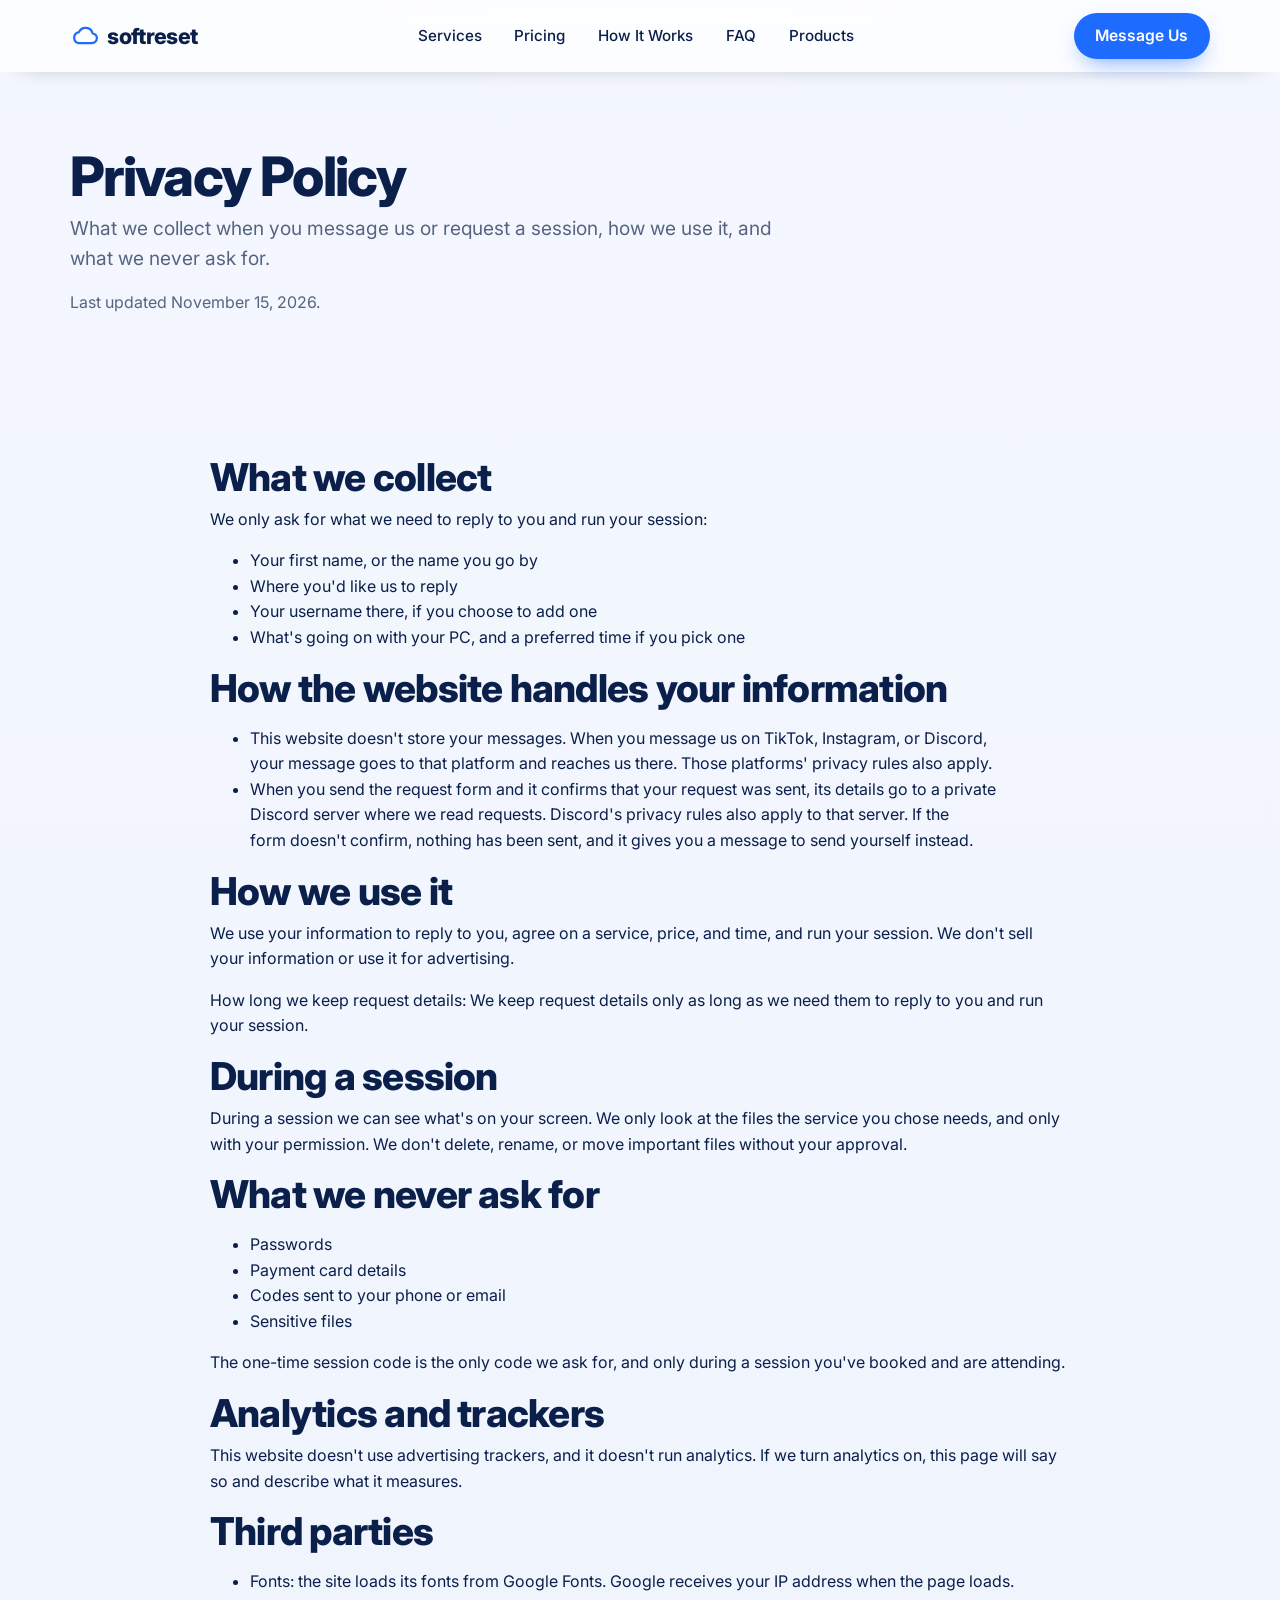
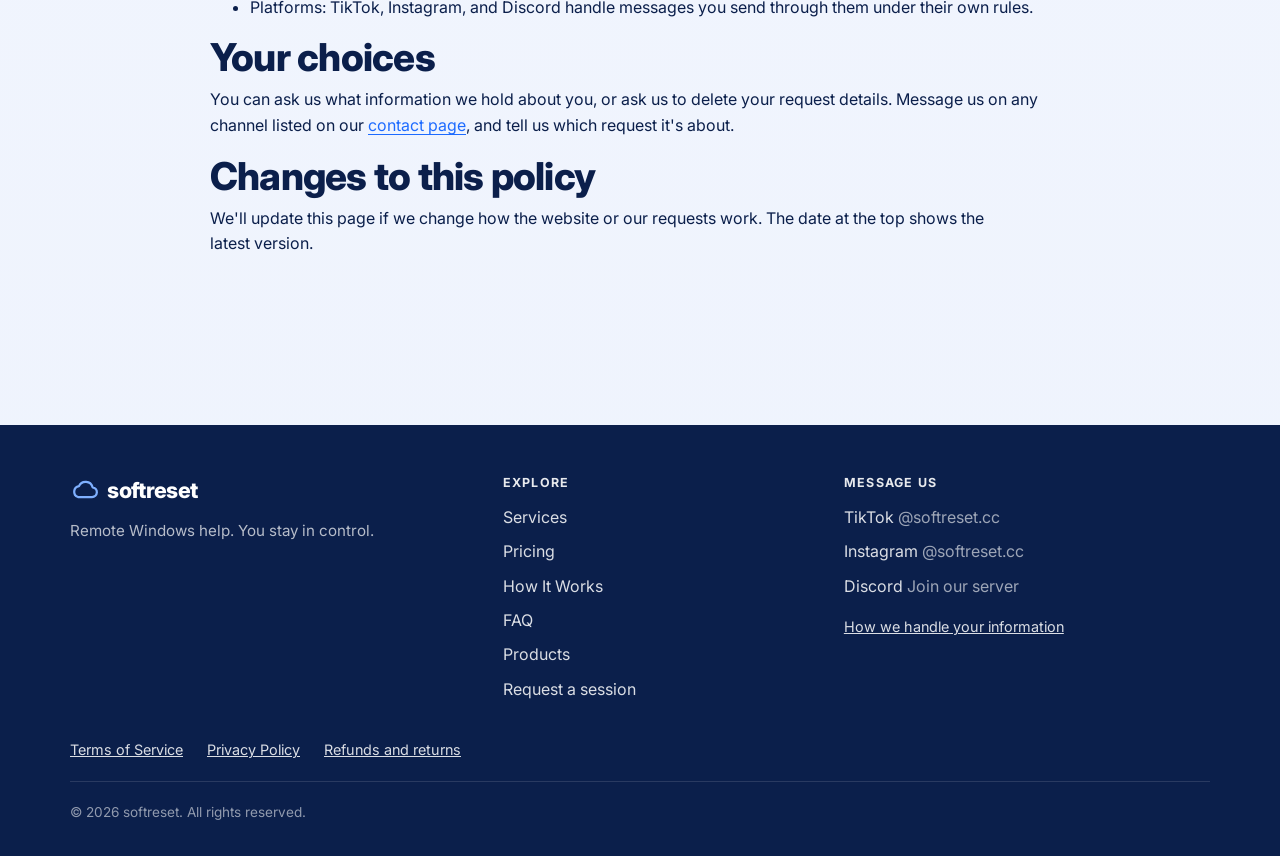
<file: privacy.html>
<!DOCTYPE html>
<html lang="en">
<head>
  <meta charset="UTF-8" />
  <meta name="viewport" content="width=device-width, initial-scale=1.0" />
  <title>Privacy Policy | softreset</title>
  <meta name="description" content="What softreset collects when you message us or request a session, how we use it, and what we never ask for." />
  <link rel="canonical" href="https://softreset.cc/privacy.html" />
  <meta property="og:title" content="Privacy Policy | softreset" />
  <meta property="og:description" content="What softreset collects when you message us or request a session, how we use it, and what we never ask for." />
  <meta property="og:url" content="https://softreset.cc/privacy.html" />
  <link rel="icon" href="data:image/svg+xml,%3Csvg xmlns='http://www.w3.org/2000/svg' viewBox='0 0 32 32'%3E%3Cpath d='M8.5 23.5h15a5.2 5.2 0 0 0 .6-10.36A7.7 7.7 0 0 0 9.6 11.9a6 6 0 0 0-1.1 11.6Z' fill='none' stroke='%231D6BFF' stroke-width='2.4' stroke-linejoin='round'/%3E%3C/svg%3E" />
  <link rel="preconnect" href="https://fonts.googleapis.com" />
  <link rel="preconnect" href="https://fonts.gstatic.com" crossorigin />
  <link href="https://fonts.googleapis.com/css2?family=Inter:wght@400;500;600;650;700;800&display=swap" rel="stylesheet" />
  <link rel="stylesheet" href="assets/css/styles.css" />
</head>
<body data-page="privacy">
  <a class="skip-link" href="#main">Skip to content</a>

  <div id="site-header">
    <noscript><nav class="noscript-links" aria-label="Main"><a href="index.html">Home</a> <a href="services.html">Services</a> <a href="pricing.html">Pricing</a> <a href="how-it-works.html">How It Works</a> <a href="faq.html">FAQ</a> <a href="products.html">Products</a> <a href="book.html">Request a session</a></nav></noscript>
  </div>

  <main id="main">
    <section class="page-hero">
      <div class="container">
        <h1>Privacy Policy</h1>
        <p class="lead">What we collect when you message us or request a session, how we use it, and what we never ask for.</p>
        <p class="muted">Last updated November 15, 2026.</p>
      </div>
    </section>

    <section class="section">
      <div class="container narrow prose">
        <h2>What we collect</h2>
        <p>We only ask for what we need to reply to you and run your session:</p>
        <ul>
          <li>Your first name, or the name you go by</li>
          <li>Where you'd like us to reply</li>
          <li>Your username there, if you choose to add one</li>
          <li>What's going on with your PC, and a preferred time if you pick one</li>
        </ul>
        <h2>How the website handles your information</h2>
        <ul>
          <li>This website doesn't store your messages. When you message us on TikTok, Instagram, or Discord, your message goes to that platform and reaches us there. Those platforms' privacy rules also apply.</li>
          <li>When you send the request form and it confirms that your request was sent, its details go to a private Discord server where we read requests. Discord's privacy rules also apply to that server. If the form doesn't confirm, nothing has been sent, and it gives you a message to send yourself instead.</li>
        </ul>
        <h2>How we use it</h2>
        <p>We use your information to reply to you, agree on a service, price, and time, and run your session. We don't sell your information or use it for advertising.</p>
        <p>How long we keep request details: <span data-policy="retention"></span></p>
        <h2>During a session</h2>
        <p>During a session we can see what's on your screen. We only look at the files the service you chose needs, and only with your permission. We don't delete, rename, or move important files without your approval.</p>
        <h2>What we never ask for</h2>
        <ul>
          <li>Passwords</li>
          <li>Payment card details</li>
          <li>Codes sent to your phone or email</li>
          <li>Sensitive files</li>
        </ul>
        <p>The one-time session code is the only code we ask for, and only during a session you've booked and are attending.</p>
        <h2>Analytics and trackers</h2>
        <p>This website doesn't use advertising trackers, and it doesn't run analytics. If we turn analytics on, this page will say so and describe what it measures.</p>
        <h2>Third parties</h2>
        <ul>
          <li>Fonts: the site loads its fonts from Google Fonts. Google receives your IP address when the page loads.</li>
          <li>Platforms: TikTok, Instagram, and Discord handle messages you send through them under their own rules.</li>
        </ul>
        <h2>Your choices</h2>
        <p>You can ask us what information we hold about you, or ask us to delete your request details. Message us on any channel listed on our <a href="contact.html">contact page</a>, and tell us which request it's about.</p>
        <h2>Changes to this policy</h2>
        <p>We'll update this page if we change how the website or our requests work. The date at the top shows the latest version.</p>
      </div>
    </section>
  </main>

  <div id="site-footer"></div>

  <script src="assets/js/config.js"></script>
  <script src="assets/js/common.js"></script>
  <script src="assets/js/site.js"></script>
</body>
</html>
</file>
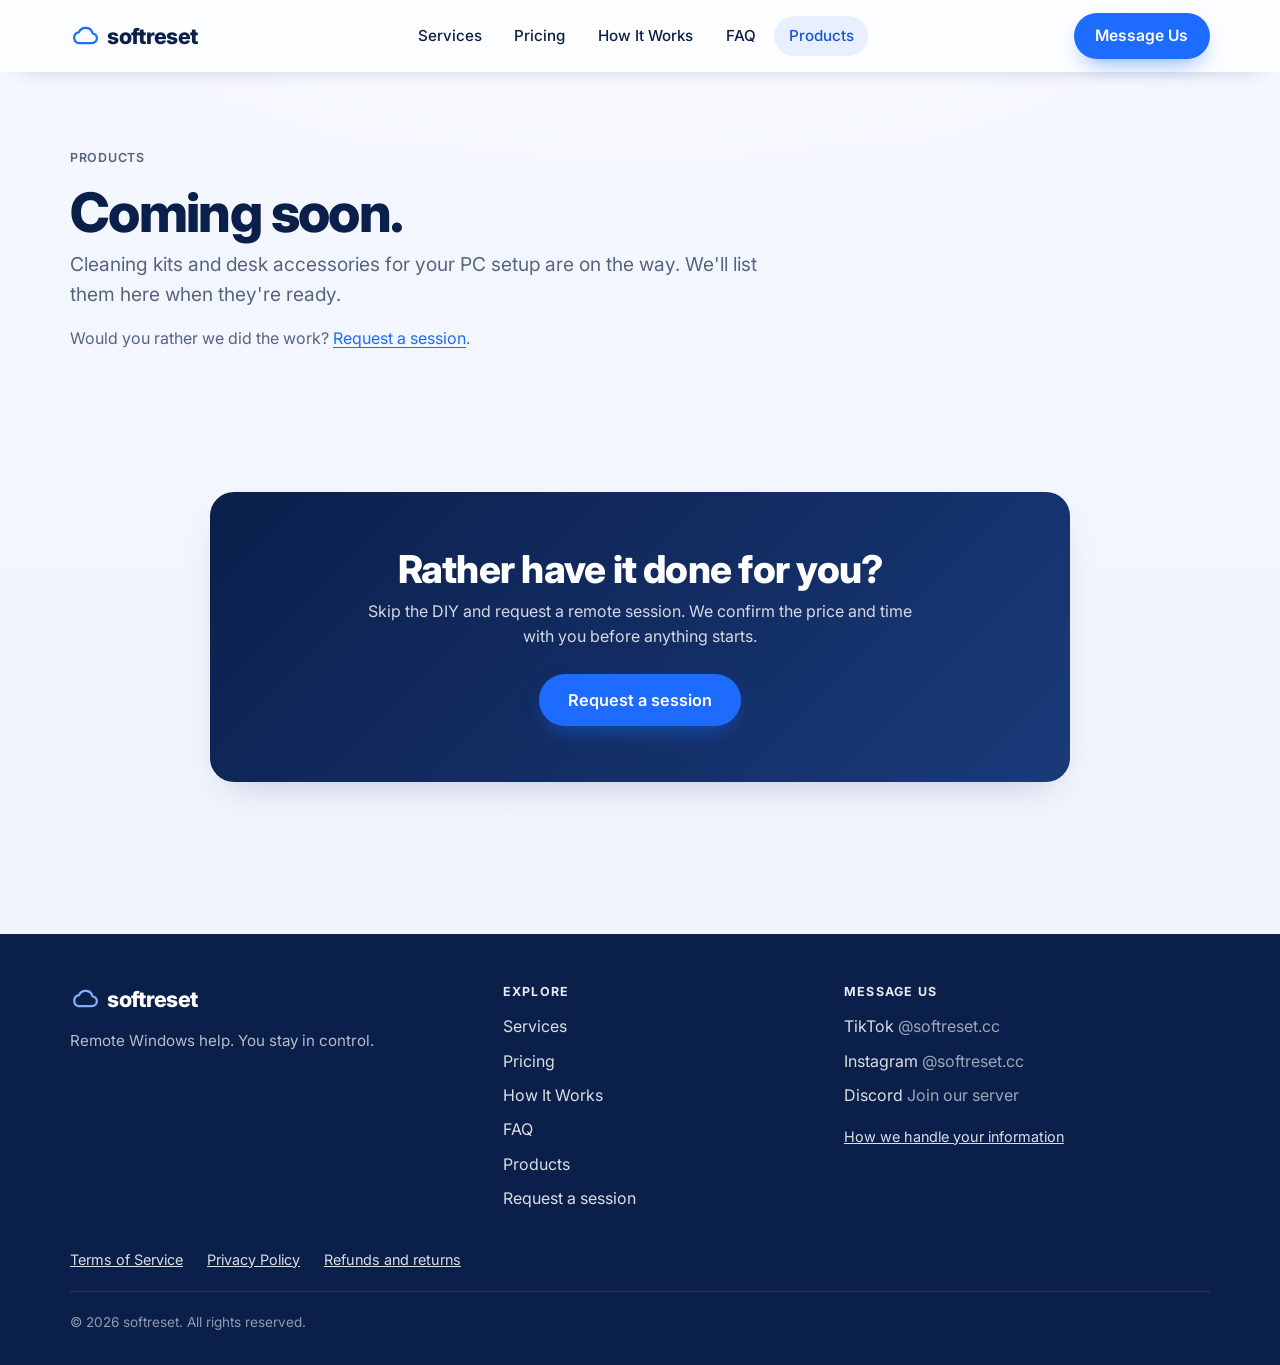
<file: products.html>
<!DOCTYPE html>
<html lang="en">
<head>
  <meta charset="UTF-8" />
  <meta name="viewport" content="width=device-width, initial-scale=1.0" />
  <title>Products | softreset</title>
  <meta name="description" content="Cleaning kits and desk accessories for your PC setup. Prices are shown before checkout, and shipping is added at checkout." />
  <link rel="canonical" href="https://softreset.cc/products.html" />
  <meta property="og:title" content="Products | softreset" />
  <meta property="og:description" content="Cleaning kits and desk accessories for your PC setup." />
  <meta property="og:url" content="https://softreset.cc/products.html" />
  <link rel="icon" href="data:image/svg+xml,%3Csvg xmlns='http://www.w3.org/2000/svg' viewBox='0 0 32 32'%3E%3Cpath d='M8.5 23.5h15a5.2 5.2 0 0 0 .6-10.36A7.7 7.7 0 0 0 9.6 11.9a6 6 0 0 0-1.1 11.6Z' fill='none' stroke='%231D6BFF' stroke-width='2.4' stroke-linejoin='round'/%3E%3C/svg%3E" />
  <link rel="preconnect" href="https://fonts.googleapis.com" />
  <link rel="preconnect" href="https://fonts.gstatic.com" crossorigin />
  <link href="https://fonts.googleapis.com/css2?family=Inter:wght@400;500;600;650;700;800&display=swap" rel="stylesheet" />
  <link rel="stylesheet" href="assets/css/styles.css" />
</head>
<body data-page="products">
  <a class="skip-link" href="#main">Skip to content</a>

  <div id="site-header">
    <noscript><nav class="noscript-links" aria-label="Main"><a href="index.html">Home</a> <a href="services.html">Services</a> <a href="pricing.html">Pricing</a> <a href="how-it-works.html">How It Works</a> <a href="faq.html">FAQ</a> <a href="products.html">Products</a> <a href="contact.html">Contact</a></nav></noscript>
  </div>

  <main id="main">
    <section class="page-hero" id="coming-soon">
      <div class="container">
        <p class="product-type">Products</p>
        <h1>Coming soon.</h1>
        <p class="lead">Cleaning kits and desk accessories for your PC setup are on the way. We'll list them here when they're ready.</p>
        <p class="muted">Would you rather we did the work? <a href="book.html">Request a session</a>.</p>
      </div>
    </section>

    <section class="section-tight" id="product-area" aria-label="Products" hidden>
      <div class="container">
        <!-- Shown after a completed order (the payment page redirects to products.html?order=1) -->
        <div id="status-banner" class="banner is-success" role="status" tabindex="-1" hidden></div>

        <p id="shipping-note" class="shipping-note" hidden></p>

        <div id="product-grid" class="product-grid" aria-live="polite">
          <!-- Filled from assets/js/config.js when productsOpen is true -->
        </div>

        <p class="pricing-note">Prices are in USD. Questions about a product? <a href="contact.html">Message us</a>.</p>
        <p class="pricing-note">Returns: <span data-policy="productReturns"></span></p>
      </div>
    </section>

    <section class="section">
      <div class="container narrow">
        <section class="cta-band" aria-labelledby="cta-title">
          <h2 id="cta-title">Rather have it done for you?</h2>
          <p>Skip the DIY and request a remote session. We confirm the price and time with you before anything starts.</p>
          <a class="btn btn-primary btn-lg" href="book.html">Request a session</a>
        </section>
      </div>
    </section>
  </main>

  <div id="site-footer"></div>

  <script src="assets/js/config.js"></script>
  <script src="assets/js/common.js"></script>
  <script src="assets/js/site.js"></script>
</body>
</html>
</file>
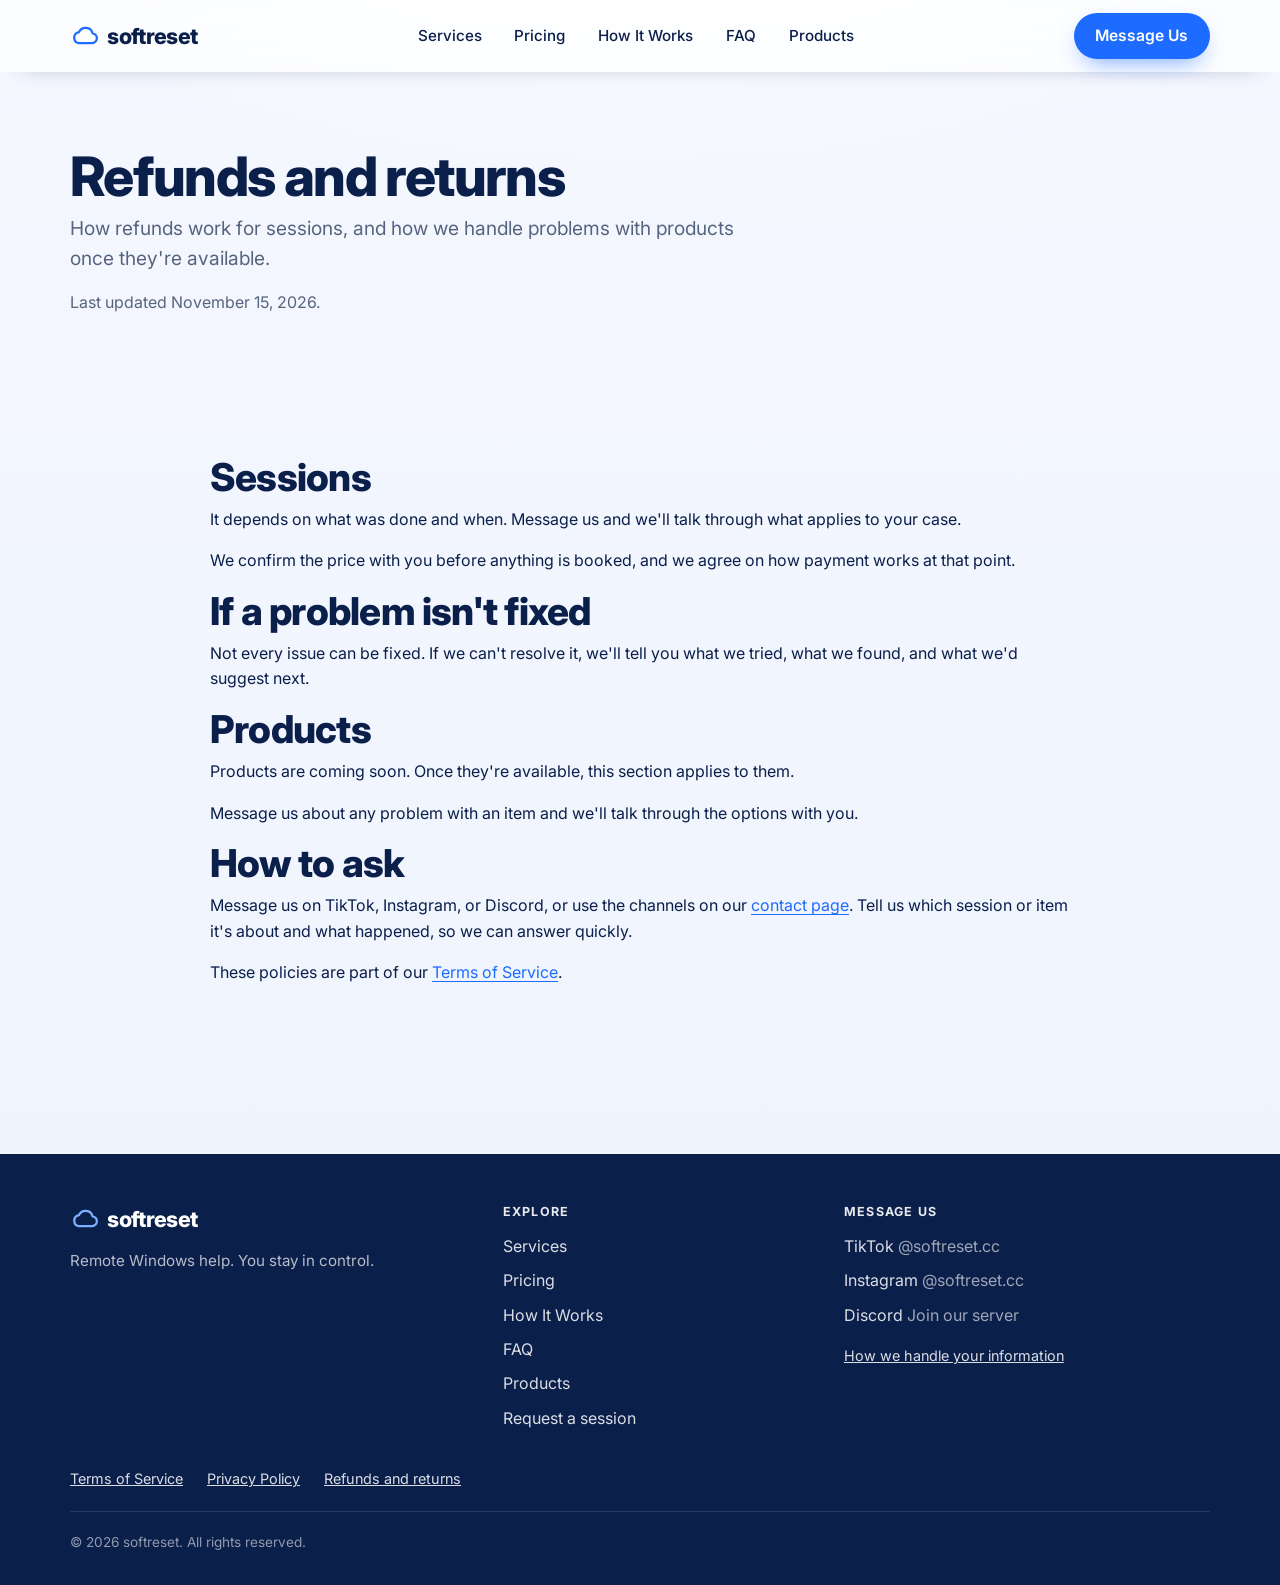
<file: refunds.html>
<!DOCTYPE html>
<html lang="en">
<head>
  <meta charset="UTF-8" />
  <meta name="viewport" content="width=device-width, initial-scale=1.0" />
  <title>Refunds and returns | softreset</title>
  <meta name="description" content="How refunds work for softreset sessions, and how returns will work for products once they're available." />
  <link rel="canonical" href="https://softreset.cc/refunds.html" />
  <meta property="og:title" content="Refunds and returns | softreset" />
  <meta property="og:description" content="How refunds work for softreset sessions, and how returns will work for products once they're available." />
  <meta property="og:url" content="https://softreset.cc/refunds.html" />
  <link rel="icon" href="data:image/svg+xml,%3Csvg xmlns='http://www.w3.org/2000/svg' viewBox='0 0 32 32'%3E%3Cpath d='M8.5 23.5h15a5.2 5.2 0 0 0 .6-10.36A7.7 7.7 0 0 0 9.6 11.9a6 6 0 0 0-1.1 11.6Z' fill='none' stroke='%231D6BFF' stroke-width='2.4' stroke-linejoin='round'/%3E%3C/svg%3E" />
  <link rel="preconnect" href="https://fonts.googleapis.com" />
  <link rel="preconnect" href="https://fonts.gstatic.com" crossorigin />
  <link href="https://fonts.googleapis.com/css2?family=Inter:wght@400;500;600;650;700;800&display=swap" rel="stylesheet" />
  <link rel="stylesheet" href="assets/css/styles.css" />
</head>
<body data-page="refunds">
  <a class="skip-link" href="#main">Skip to content</a>

  <div id="site-header">
    <noscript><nav class="noscript-links" aria-label="Main"><a href="index.html">Home</a> <a href="services.html">Services</a> <a href="pricing.html">Pricing</a> <a href="how-it-works.html">How It Works</a> <a href="faq.html">FAQ</a> <a href="products.html">Products</a> <a href="book.html">Request a session</a></nav></noscript>
  </div>

  <main id="main">
    <section class="page-hero">
      <div class="container">
        <h1>Refunds and returns</h1>
        <p class="lead">How refunds work for sessions, and how we handle problems with products once they're available.</p>
        <p class="muted">Last updated November 15, 2026.</p>
      </div>
    </section>

    <section class="section">
      <div class="container narrow prose">
        <h2>Sessions</h2>
        <p><span data-policy="refunds"></span></p>
        <p><span data-policy="paymentTiming"></span></p>
        <h2>If a problem isn't fixed</h2>
        <p><span data-policy="unresolvedIssues"></span></p>
        <h2>Products</h2>
        <p>Products are coming soon. Once they're available, this section applies to them.</p>
        <p><span data-policy="productReturns"></span></p>
        <h2>How to ask</h2>
        <p>Message us on TikTok, Instagram, or Discord, or use the channels on our <a href="contact.html">contact page</a>. Tell us which session or item it's about and what happened, so we can answer quickly.</p>
        <p>These policies are part of our <a href="terms.html">Terms of Service</a>.</p>
      </div>
    </section>
  </main>

  <div id="site-footer"></div>

  <script src="assets/js/config.js"></script>
  <script src="assets/js/common.js"></script>
  <script src="assets/js/site.js"></script>
</body>
</html>
</file>
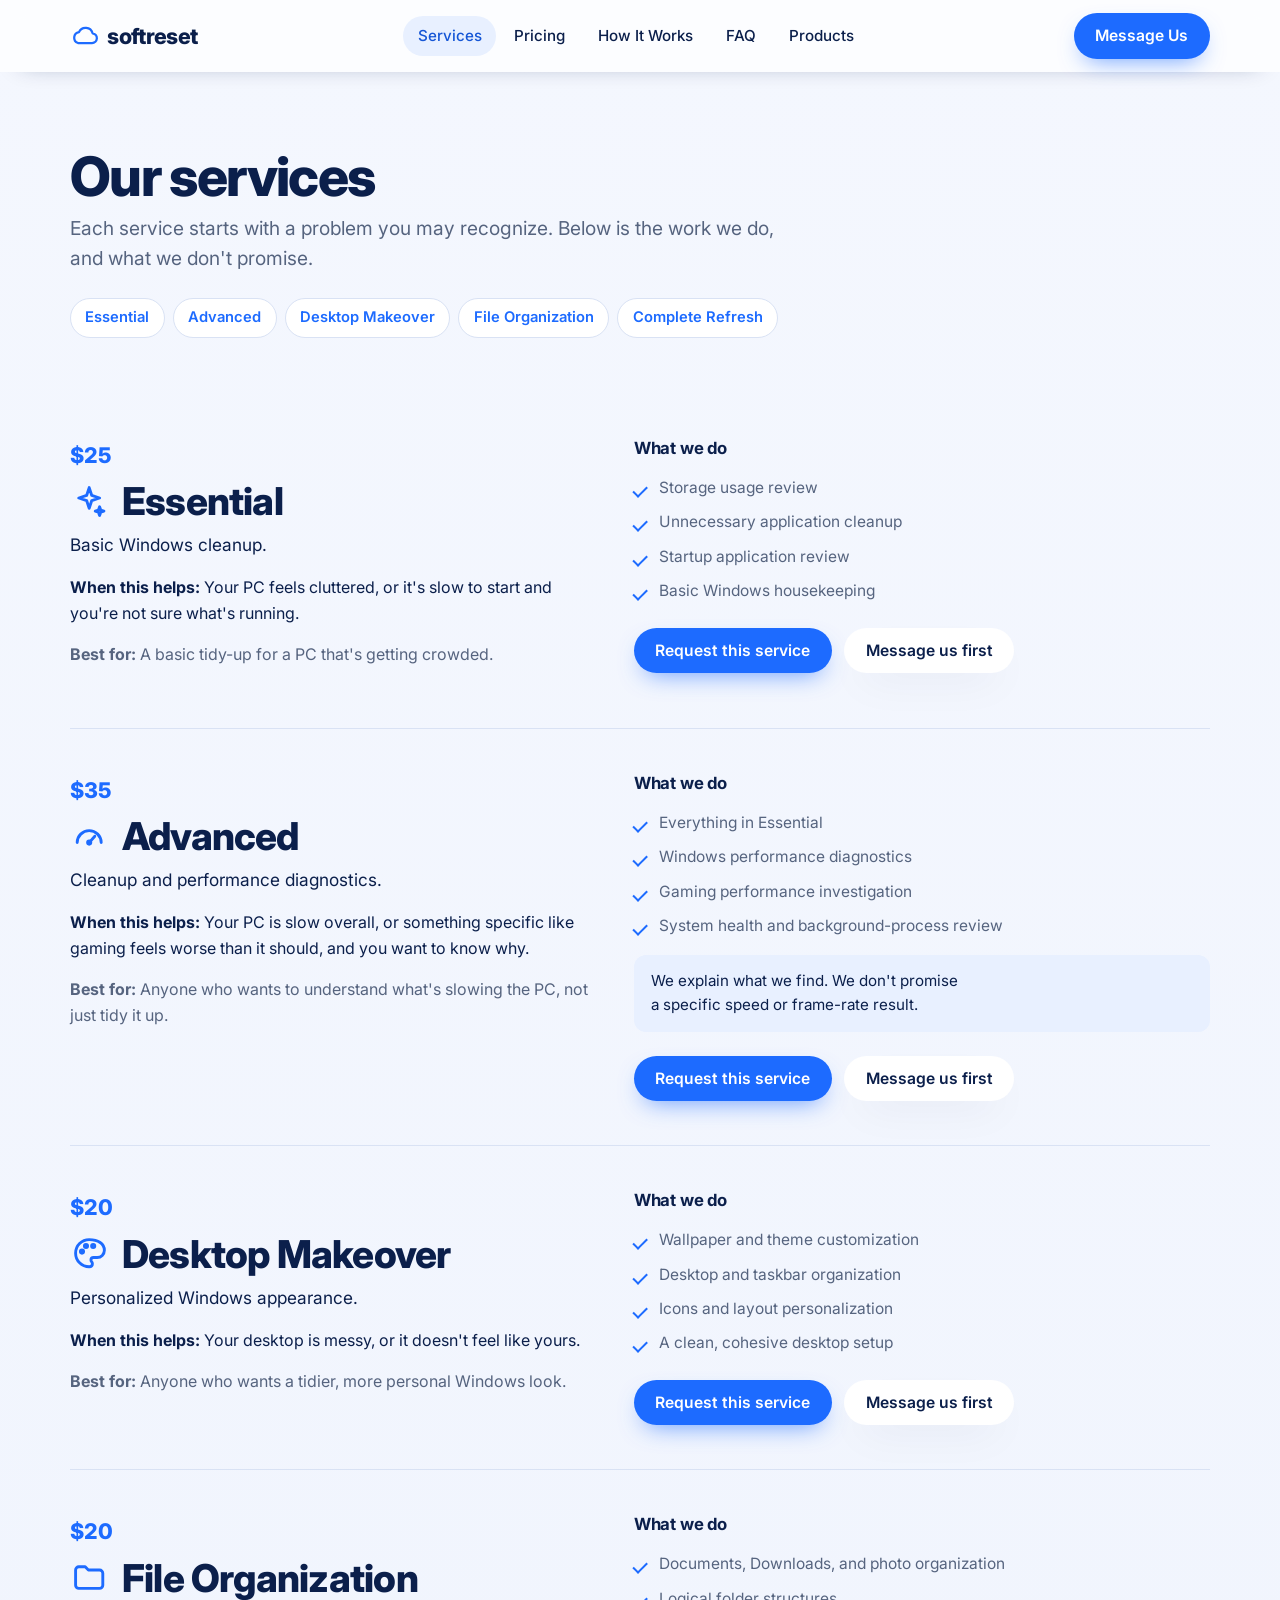
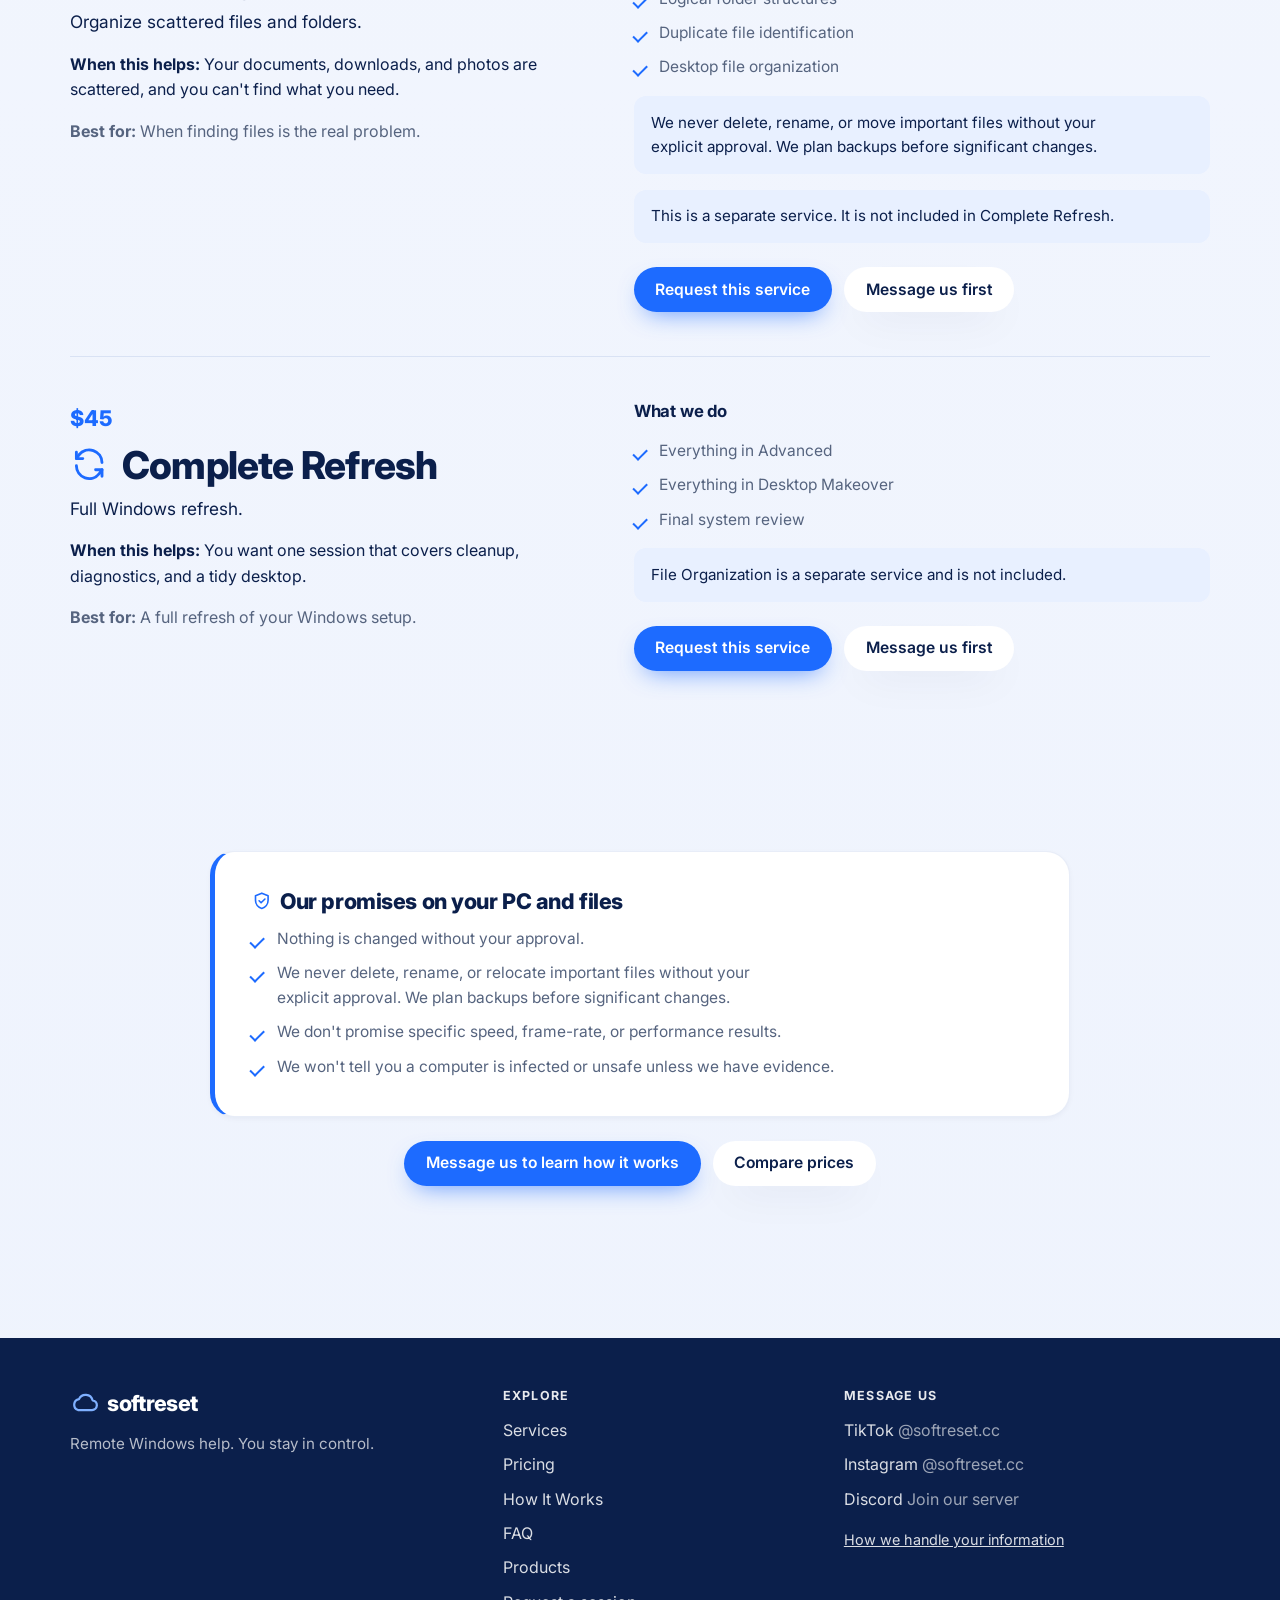
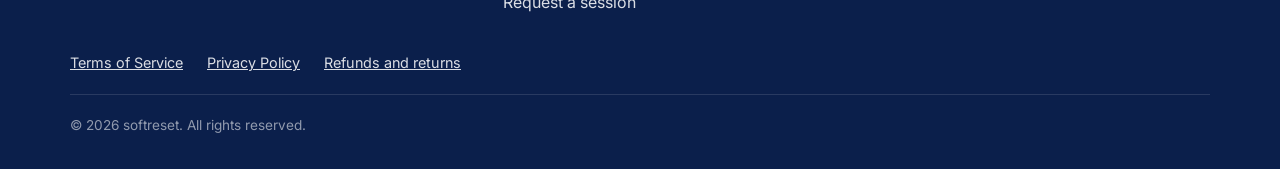
<file: services.html>
<!DOCTYPE html>
<html lang="en">
<head>
  <meta charset="UTF-8" />
  <meta name="viewport" content="width=device-width, initial-scale=1.0" />
  <title>Services | softreset</title>
  <meta name="description" content="Five remote Windows services: cleanup, performance diagnostics, desktop makeover, file organization, and a complete refresh. Plain-English problems, clear work, and no promises about speed." />
  <link rel="canonical" href="https://softreset.cc/services.html" />
  <meta property="og:title" content="Services | softreset" />
  <meta property="og:description" content="Five remote Windows services, explained in plain English." />
  <meta property="og:url" content="https://softreset.cc/services.html" />
  <link rel="icon" href="data:image/svg+xml,%3Csvg xmlns='http://www.w3.org/2000/svg' viewBox='0 0 32 32'%3E%3Cpath d='M8.5 23.5h15a5.2 5.2 0 0 0 .6-10.36A7.7 7.7 0 0 0 9.6 11.9a6 6 0 0 0-1.1 11.6Z' fill='none' stroke='%231D6BFF' stroke-width='2.4' stroke-linejoin='round'/%3E%3C/svg%3E" />
  <link rel="preconnect" href="https://fonts.googleapis.com" />
  <link rel="preconnect" href="https://fonts.gstatic.com" crossorigin />
  <link href="https://fonts.googleapis.com/css2?family=Inter:wght@400;500;600;650;700;800&display=swap" rel="stylesheet" />
  <link rel="stylesheet" href="assets/css/styles.css" />
</head>
<body data-page="services">
  <a class="skip-link" href="#main">Skip to content</a>

  <div id="site-header">
    <noscript><nav class="noscript-links" aria-label="Main"><a href="index.html">Home</a> <a href="services.html">Services</a> <a href="pricing.html">Pricing</a> <a href="how-it-works.html">How It Works</a> <a href="faq.html">FAQ</a> <a href="products.html">Products</a> <a href="contact.html">Contact</a></nav></noscript>
  </div>

  <main id="main">
    <section class="page-hero">
      <div class="container">
        <h1>Our services</h1>
        <p class="lead">Each service starts with a problem you may recognize. Below is the work we do, and what we don't promise.</p>
        <ul class="jump-links" aria-label="Jump to a service">
          <li><a href="#essential">Essential</a></li>
          <li><a href="#advanced">Advanced</a></li>
          <li><a href="#desktop-makeover">Desktop Makeover</a></li>
          <li><a href="#file-organization">File Organization</a></li>
          <li><a href="#complete-refresh">Complete Refresh</a></li>
        </ul>
      </div>
    </section>

    <section class="section-tight">
      <div class="container" id="service-sections"></div>
    </section>

    <section class="section">
      <div class="container narrow">
        <div class="notice">
          <h2><span class="icon-badge" data-icon="shield"></span>Our promises on your PC and files</h2>
          <ul class="checks">
            <li>Nothing is changed without your approval.</li>
            <li>We never delete, rename, or relocate important files without your explicit approval. We plan backups before significant changes.</li>
            <li>We don't promise specific speed, frame-rate, or performance results.</li>
            <li>We won't tell you a computer is infected or unsafe unless we have evidence.</li>
          </ul>
        </div>
        <p class="center actions-row">
          <a class="btn btn-primary" href="contact.html">Message us to learn how it works</a>
          <a class="btn btn-ghost" href="pricing.html">Compare prices</a>
        </p>
      </div>
    </section>
  </main>

  <div id="site-footer"></div>

  <script src="assets/js/config.js"></script>
  <script src="assets/js/common.js"></script>
  <script src="assets/js/site.js"></script>
</body>
</html>
</file>
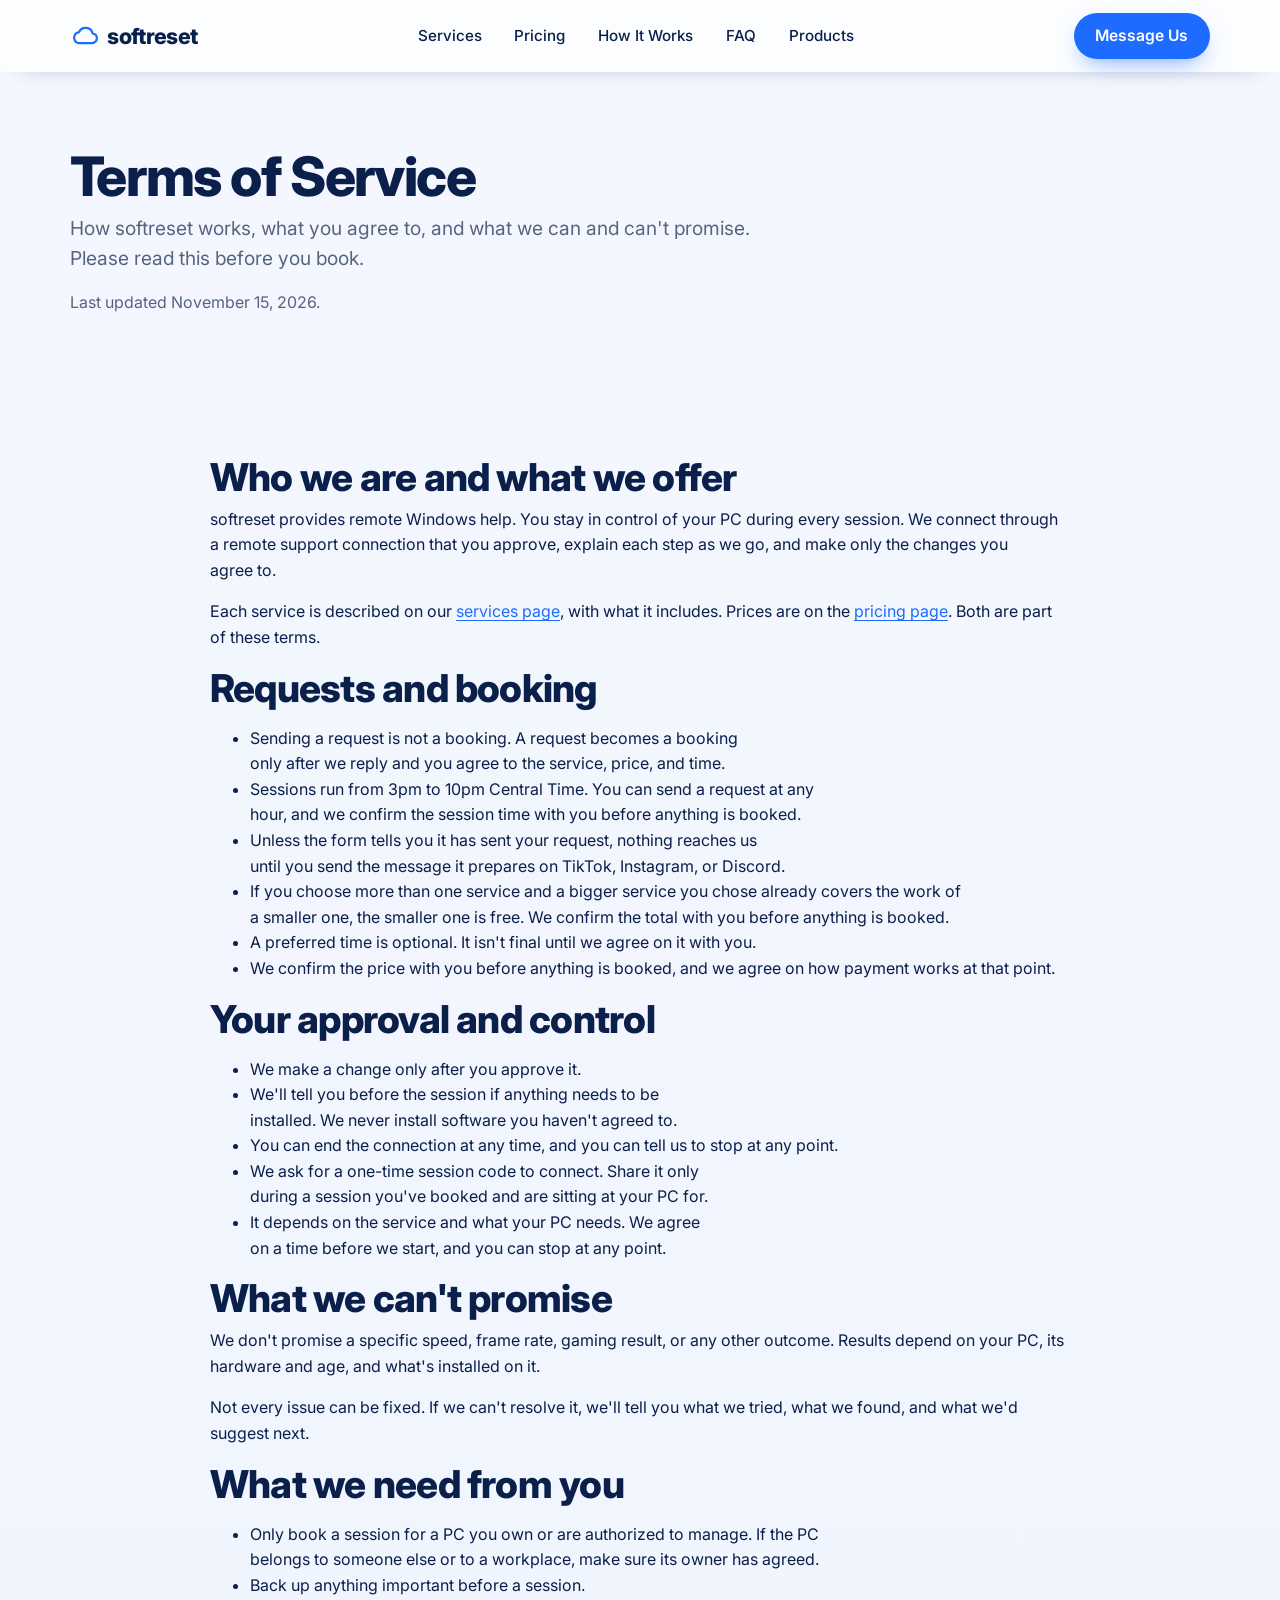
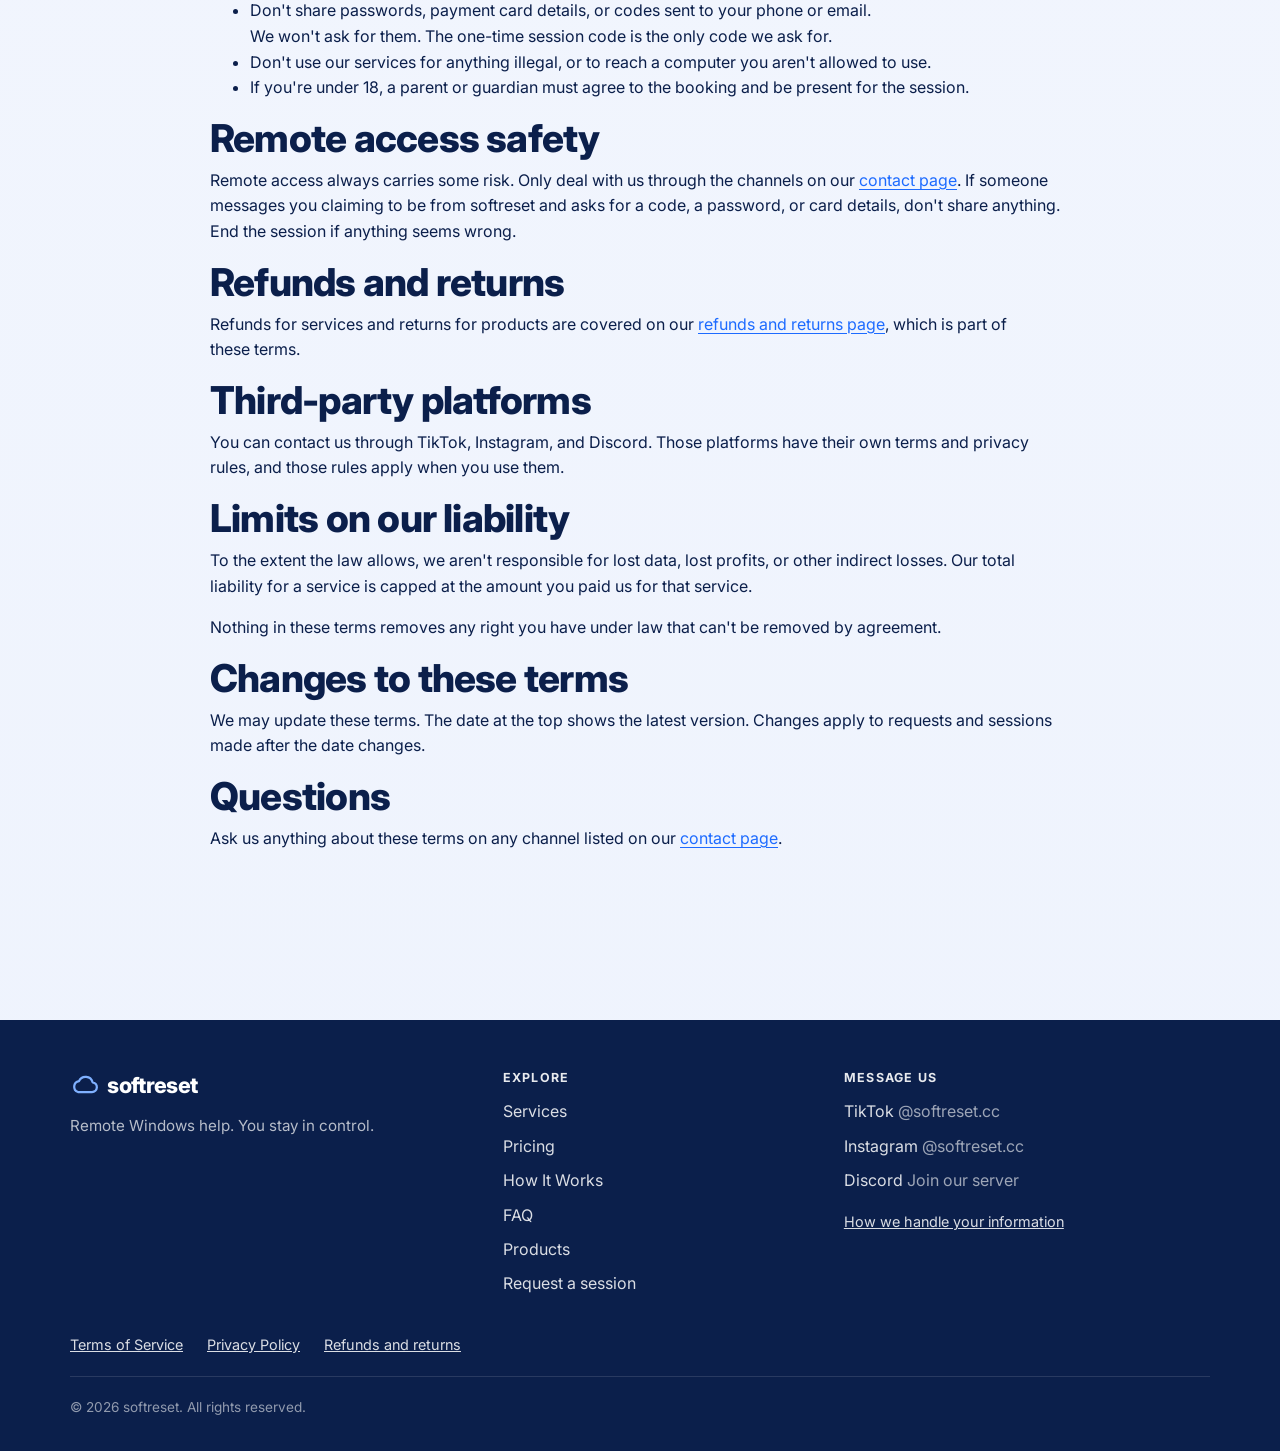
<file: terms.html>
<!DOCTYPE html>
<html lang="en">
<head>
  <meta charset="UTF-8" />
  <meta name="viewport" content="width=device-width, initial-scale=1.0" />
  <title>Terms of Service | softreset</title>
  <meta name="description" content="The terms for softreset remote Windows help: what we do, what you approve, what we can't promise, and how a session works." />
  <link rel="canonical" href="https://softreset.cc/terms.html" />
  <meta property="og:title" content="Terms of Service | softreset" />
  <meta property="og:description" content="The terms for softreset remote Windows help: what we do, what you approve, what we can't promise, and how a session works." />
  <meta property="og:url" content="https://softreset.cc/terms.html" />
  <link rel="icon" href="data:image/svg+xml,%3Csvg xmlns='http://www.w3.org/2000/svg' viewBox='0 0 32 32'%3E%3Cpath d='M8.5 23.5h15a5.2 5.2 0 0 0 .6-10.36A7.7 7.7 0 0 0 9.6 11.9a6 6 0 0 0-1.1 11.6Z' fill='none' stroke='%231D6BFF' stroke-width='2.4' stroke-linejoin='round'/%3E%3C/svg%3E" />
  <link rel="preconnect" href="https://fonts.googleapis.com" />
  <link rel="preconnect" href="https://fonts.gstatic.com" crossorigin />
  <link href="https://fonts.googleapis.com/css2?family=Inter:wght@400;500;600;650;700;800&display=swap" rel="stylesheet" />
  <link rel="stylesheet" href="assets/css/styles.css" />
</head>
<body data-page="terms">
  <a class="skip-link" href="#main">Skip to content</a>

  <div id="site-header">
    <noscript><nav class="noscript-links" aria-label="Main"><a href="index.html">Home</a> <a href="services.html">Services</a> <a href="pricing.html">Pricing</a> <a href="how-it-works.html">How It Works</a> <a href="faq.html">FAQ</a> <a href="products.html">Products</a> <a href="book.html">Request a session</a></nav></noscript>
  </div>

  <main id="main">
    <section class="page-hero">
      <div class="container">
        <h1>Terms of Service</h1>
        <p class="lead">How softreset works, what you agree to, and what we can and can't promise. Please read this before you book.</p>
        <p class="muted">Last updated November 15, 2026.</p>
      </div>
    </section>

    <section class="section">
      <div class="container narrow prose">
        <h2>Who we are and what we offer</h2>
        <p>softreset provides remote Windows help. You stay in control of your PC during every session. We connect through a remote support connection that you approve, explain each step as we go, and make only the changes you agree to.</p>
        <p>Each service is described on our <a href="services.html">services page</a>, with what it includes. Prices are on the <a href="pricing.html">pricing page</a>. Both are part of these terms.</p>
        <h2>Requests and booking</h2>
        <ul>
          <li>Sending a request is not a booking. A request becomes a booking only after we reply and you agree to the service, price, and time.</li>
          <li>Sessions run from 3pm to 10pm Central Time. You can send a request at any hour, and we confirm the session time with you before anything is booked.</li>
          <li>Unless the form tells you it has sent your request, nothing reaches us until you send the message it prepares on TikTok, Instagram, or Discord.</li>
          <li>If you choose more than one service and a bigger service you chose already covers the work of a smaller one, the smaller one is free. We confirm the total with you before anything is booked.</li>
          <li>A preferred time is optional. It isn't final until we agree on it with you.</li>
          <li><span data-policy="paymentTiming"></span></li>
        </ul>
        <h2>Your approval and control</h2>
        <ul>
          <li>We make a change only after you approve it.</li>
          <li><span data-policy="installSoftware"></span></li>
          <li>You can end the connection at any time, and you can tell us to stop at any point.</li>
          <li>We ask for a one-time session code to connect. Share it only during a session you've booked and are sitting at your PC for.</li>
          <li><span data-policy="sessionLength"></span></li>
        </ul>
        <h2>What we can't promise</h2>
        <p>We don't promise a specific speed, frame rate, gaming result, or any other outcome. Results depend on your PC, its hardware and age, and what's installed on it.</p>
        <p><span data-policy="unresolvedIssues"></span></p>
        <h2>What we need from you</h2>
        <ul>
          <li>Only book a session for a PC you own or are authorized to manage. If the PC belongs to someone else or to a workplace, make sure its owner has agreed.</li>
          <li>Back up anything important before a session.</li>
          <li>Don't share passwords, payment card details, or codes sent to your phone or email. We won't ask for them. The one-time session code is the only code we ask for.</li>
          <li>Don't use our services for anything illegal, or to reach a computer you aren't allowed to use.</li>
          <li>If you're under 18, a parent or guardian must agree to the booking and be present for the session.</li>
        </ul>
        <h2>Remote access safety</h2>
        <p>Remote access always carries some risk. Only deal with us through the channels on our <a href="contact.html">contact page</a>. If someone messages you claiming to be from softreset and asks for a code, a password, or card details, don't share anything. End the session if anything seems wrong.</p>
        <h2>Refunds and returns</h2>
        <p>Refunds for services and returns for products are covered on our <a href="refunds.html">refunds and returns page</a>, which is part of these terms.</p>
        <h2>Third-party platforms</h2>
        <p>You can contact us through TikTok, Instagram, and Discord. Those platforms have their own terms and privacy rules, and those rules apply when you use them.</p>
        <h2>Limits on our liability</h2>
        <p>To the extent the law allows, we aren't responsible for lost data, lost profits, or other indirect losses. Our total liability for a service is capped at the amount you paid us for that service.</p>
        <p>Nothing in these terms removes any right you have under law that can't be removed by agreement.</p>
        <h2>Changes to these terms</h2>
        <p>We may update these terms. The date at the top shows the latest version. Changes apply to requests and sessions made after the date changes.</p>
        <h2>Questions</h2>
        <p>Ask us anything about these terms on any channel listed on our <a href="contact.html">contact page</a>.</p>
      </div>
    </section>
  </main>

  <div id="site-footer"></div>

  <script src="assets/js/config.js"></script>
  <script src="assets/js/common.js"></script>
  <script src="assets/js/site.js"></script>
</body>
</html>
</file>
<file: assets/css/styles.css>
/* ==========================================================
   softreset — styles
   Plain CSS, no build step. Sections follow the order the
   pages use them: base, buttons, header, content, booking,
   products, footer, responsive rules, accessibility rules.
   ========================================================== */

:root {
  --navy: #0b1f4b;
  --navy-soft: #24396b;
  --blue: #1d6bff;
  --blue-dark: #1556d6;
  --blue-tint: #e8f0ff;
  --bg: #eef3fd;
  --surface: #ffffff;
  --muted: #56647f;
  --line: #d9e2f4;
  --success-bg: #e6f7ee;
  --success-ink: #14532d;
  --success-line: #b7e4c7;
  --warn-ink: #7a4a00;
  --danger: #b42318;
  --radius-lg: 24px;
  --radius-md: 16px;
  --shadow-sm: 0 2px 8px -4px rgba(11, 31, 75, 0.12);
  --shadow-md: 0 18px 40px -20px rgba(11, 31, 75, 0.25);
  --font: "Inter", system-ui, -apple-system, "Segoe UI", Roboto, Helvetica, Arial, sans-serif;
  /* Motion vocabulary. Ease-out for things entering or responding; ease-in-out for things moving between places. */
  --ease-out: cubic-bezier(0.23, 1, 0.32, 1);
  --ease-in-out: cubic-bezier(0.77, 0, 0.175, 1);
}

/* ---------- Base ---------- */

*,
*::before,
*::after {
  box-sizing: border-box;
}

[hidden] {
  display: none !important;
}

html {
  scroll-padding-top: 96px;
}

body {
  margin: 0;
  min-height: 100vh;
  font-family: var(--font);
  color: var(--navy);
  line-height: 1.6;
  -webkit-font-smoothing: antialiased;
  font-optical-sizing: auto;
  background:
    radial-gradient(1200px 600px at 50% -10%, #ffffff 0%, transparent 60%),
    linear-gradient(180deg, #f4f7fe 0%, var(--bg) 100%);
}

img,
svg {
  display: block;
  max-width: 100%;
}

a {
  color: inherit;
}

main a:not(.btn) {
  color: var(--blue);
  text-underline-offset: 3px;
}

/* Tracking and leading are set per size: large type tightens, small type stays open. */
h1,
h2,
h3 {
  margin: 0 0 0.5rem;
  text-wrap: balance;
}

h1 {
  font-size: clamp(2.5rem, 6vw, 4.25rem);
  font-weight: 800;
  line-height: 1.04;
  letter-spacing: -0.03em;
}

h2 {
  font-size: clamp(1.8rem, 3.6vw, 2.6rem);
  font-weight: 800;
  line-height: 1.12;
  letter-spacing: -0.02em;
}

h3 {
  font-size: 1.2rem;
  font-weight: 700;
  line-height: 1.3;
  letter-spacing: -0.01em;
}

p {
  margin: 0 0 1rem;
}

.container {
  width: min(1140px, calc(100% - 2.5rem));
  margin-inline: auto;
}

.narrow {
  max-width: 860px;
}

.center {
  text-align: center;
}

.section {
  padding: clamp(3.5rem, 8vw, 5.5rem) 0;
}

.section-tight {
  padding: clamp(2rem, 5vw, 3rem) 0;
}

.section-head {
  text-align: center;
  max-width: 640px;
  margin: 0 auto 2.5rem;
}

.section-head p {
  color: var(--muted);
  font-size: 1.05rem;
}

.eyebrow {
  display: inline-block;
  font-size: 0.8rem;
  font-weight: 700;
  letter-spacing: 0.12em;
  text-transform: uppercase;
  color: var(--blue);
  margin-bottom: 0.75rem;
}

.lead {
  font-size: clamp(1.05rem, 1.6vw, 1.2rem);
  color: var(--muted);
  max-width: 44rem;
}

.muted {
  color: var(--muted);
}

.muted-inline {
  font-weight: 400;
  opacity: 0.7;
}

.visually-hidden {
  position: absolute !important;
  width: 1px;
  height: 1px;
  padding: 0;
  margin: -1px;
  overflow: hidden;
  clip: rect(0, 0, 0, 0);
  white-space: nowrap;
  border: 0;
}

.skip-link {
  position: absolute;
  left: -999px;
  top: 0;
  background: var(--navy);
  color: #fff;
  padding: 0.5rem 1rem;
  z-index: 100;
}

.skip-link:focus {
  left: 1rem;
  top: 1rem;
}

:focus-visible {
  outline: 3px solid rgba(29, 107, 255, 0.45);
  outline-offset: 3px;
  border-radius: 8px;
}

.noscript-links {
  display: flex;
  flex-wrap: wrap;
  gap: 0.5rem 1rem;
  padding: 1rem 1.25rem;
  background: #fff;
  border-bottom: 1px solid var(--line);
}

.noscript-links a {
  color: var(--blue);
  font-weight: 600;
}

/* ---------- Buttons ---------- */

.btn {
  display: inline-flex;
  align-items: center;
  justify-content: center;
  gap: 0.55rem;
  max-width: 100%;
  padding: 0.8rem 1.35rem;
  border: 0;
  border-radius: 999px;
  font: inherit;
  font-weight: 600;
  font-size: 0.98rem;
  line-height: 1.25;
  text-align: center;
  text-decoration: none;
  white-space: nowrap;
  cursor: pointer;
  transition: background 0.2s, transform 0.1s var(--ease-out);
}

/* Press feedback happens on pointer-down, not on release. */
.btn:active:not(:disabled) {
  transform: scale(0.97);
  transition-duration: 0.1s;
}

.btn:disabled {
  opacity: 0.6;
  cursor: not-allowed;
  transform: none;
}

.btn-primary {
  background: var(--blue);
  color: #fff;
  box-shadow: 0 10px 24px -10px rgba(29, 107, 255, 0.7);
}

.btn-dark {
  background: var(--navy);
  color: #fff;
}

.btn-ghost {
  background: #fff;
  color: var(--navy);
  box-shadow: var(--shadow-md);
}

.btn-lg {
  padding: 1rem 1.8rem;
  font-size: 1.02rem;
}

.btn-block {
  width: 100%;
}

.badge {
  display: inline-block;
  background: var(--blue);
  color: #fff;
  font-size: 0.72rem;
  font-weight: 700;
  letter-spacing: 0.06em;
  text-transform: uppercase;
  padding: 0.3rem 0.65rem;
  border-radius: 999px;
}

.actions-row {
  display: flex;
  flex-wrap: wrap;
  gap: 0.75rem;
  justify-content: center;
  margin: 1.5rem 0 0;
}

/* ---------- Header ---------- */

.site-header {
  position: sticky;
  top: 0;
  z-index: 50;
  backdrop-filter: saturate(1.4) blur(12px);
  -webkit-backdrop-filter: saturate(1.4) blur(12px);
  background: rgba(255, 255, 255, 0.72);
  /* A soft edge where the header meets content, instead of a hard line. */
  box-shadow: 0 12px 24px -22px rgba(11, 31, 75, 0.45);
}

.nav-wrap {
  display: flex;
  align-items: center;
  gap: 1.5rem;
  min-height: 72px;
}

.logo {
  display: inline-flex;
  align-items: center;
  gap: 0.45rem;
  text-decoration: none;
  font-weight: 800;
  font-size: 1.35rem;
  letter-spacing: -0.03em;
  color: var(--navy);
}

.logo svg {
  color: var(--blue);
}

.site-nav {
  display: flex;
  align-items: center;
  gap: 0.25rem;
  margin-inline: auto;
}

/* Scoped to plain links so button styles inside the nav keep their own colours. */
.site-nav > a:not(.btn) {
  padding: 0.5rem 0.9rem;
  border-radius: 999px;
  text-decoration: none;
  font-weight: 500;
  font-size: 0.95rem;
  color: var(--navy);
}

.site-nav > a.is-active {
  background: var(--blue-tint);
  color: var(--blue);
}

.mobile-only {
  display: none;
}

.nav-toggle {
  display: none;
  margin-left: auto;
  width: 44px;
  height: 44px;
  padding: 0;
  border-radius: 12px;
  border: 1px solid var(--line);
  background: #fff;
  cursor: pointer;
  place-items: center;
  color: var(--navy);
}

.nav-toggle {
  transition: transform 100ms ease-out;
}

.nav-toggle:active {
  transform: scale(0.94);
}

.nav-toggle svg {
  width: 22px;
  height: 22px;
}

.nav-toggle .icon-close {
  display: none;
}

.nav-toggle[aria-expanded="true"] .icon-open {
  display: none;
}

.nav-toggle[aria-expanded="true"] .icon-close {
  display: block;
}

/* ---------- Hero ---------- */

.hero {
  position: relative;
  overflow: hidden;
  padding: clamp(3.5rem, 9vw, 6.5rem) 0 clamp(2.5rem, 5vw, 3.5rem);
}

.hero::before {
  content: "";
  position: absolute;
  inset: 0;
  pointer-events: none;
  background: radial-gradient(60% 50% at 50% 0%, rgba(29, 107, 255, 0.1), transparent 70%);
}

.hero-inner {
  position: relative;
  max-width: 900px;
  text-align: center;
}

.hero h1 {
  max-width: 16ch;
  margin-inline: auto;
}

.hero .lead {
  margin: 0 auto 2rem;
}

.hero-ctas {
  display: flex;
  flex-wrap: wrap;
  gap: 1rem;
  justify-content: center;
}

.hero-note {
  margin: 1.25rem 0 0;
  font-size: 0.92rem;
  color: var(--muted);
}

.page-hero {
  padding: clamp(3rem, 7vw, 4.75rem) 0 clamp(1.5rem, 3vw, 2.25rem);
}

.page-hero h1 {
  font-size: clamp(2.2rem, 5vw, 3.4rem);
  max-width: 22ch;
}

.jump-links {
  list-style: none;
  display: flex;
  flex-wrap: wrap;
  gap: 0.5rem;
  margin: 1.5rem 0 0;
  padding: 0;
}

.jump-links a {
  display: inline-block;
  padding: 0.45rem 0.9rem;
  border-radius: 999px;
  background: #fff;
  border: 1px solid var(--line);
  text-decoration: none;
  font-weight: 600;
  font-size: 0.92rem;
  color: var(--navy);
}

/* Landing page trust line */
.trust-pill {
  display: inline-flex;
  align-items: center;
  gap: 0.5rem;
  margin: 0 auto 1.75rem;
  padding: 0.55rem 1rem;
  border-radius: 999px;
  background: #fff;
  border: 1px solid var(--line);
  font-weight: 600;
  font-size: 0.95rem;
  color: var(--navy);
}

.trust-pill::before {
  content: "";
  width: 8px;
  height: 8px;
  border-radius: 50%;
  background: var(--blue);
  flex: none;
}

/* ---------- Trust, steps, process ---------- */

.process-list {
  list-style: none;
  margin: 0;
  padding: 0;
  display: grid;
  gap: 1rem;
}

.process-list li {
  display: flex;
  align-items: flex-start;
  gap: 1.1rem;
  padding: 1.4rem 1.5rem;
  background: var(--surface);
  border-radius: var(--radius-lg);
  border: 1px solid rgba(217, 226, 244, 0.6);
  box-shadow: var(--shadow-sm);
}

.process-list h3 {
  margin-bottom: 0.3rem;
}

.process-list p {
  margin: 0;
  color: var(--muted);
}

.phase-grid {
  display: grid;
  grid-template-columns: repeat(3, minmax(0, 1fr));
  gap: 1.25rem;
}

/* ---------- Cards and lists ---------- */

.card {
  background: var(--surface);
  border-radius: var(--radius-lg);
  padding: 1.75rem;
  box-shadow: var(--shadow-sm);
  border: 1px solid rgba(217, 226, 244, 0.6);
}

.card > h2 {
  font-size: 1.45rem;
}

.two-col {
  display: grid;
  grid-template-columns: repeat(2, minmax(0, 1fr));
  gap: 1.25rem;
}

.checks {
  list-style: none;
  padding: 0;
  margin: 1rem 0 0;
  display: grid;
  gap: 0.6rem;
}

.checks li {
  position: relative;
  padding-left: 1.6rem;
  color: var(--muted);
  font-size: 0.97rem;
}

.checks li::before {
  content: "";
  position: absolute;
  left: 0.15rem;
  top: 0.45em;
  width: 0.5rem;
  height: 0.9rem;
  border-right: 2.5px solid var(--blue);
  border-bottom: 2.5px solid var(--blue);
  transform: rotate(45deg);
}

.notice {
  background: var(--surface);
  border-radius: var(--radius-lg);
  padding: clamp(1.5rem, 3vw, 2.25rem);
  box-shadow: var(--shadow-sm);
  border: 1px solid rgba(217, 226, 244, 0.6);
  border-left: 5px solid var(--blue);
}

.notice h2 {
  font-size: 1.5rem;
}

.notice h3 {
  font-size: 1.15rem;
}

.notice p:last-child {
  margin-bottom: 0;
}

.notice .checks {
  margin-top: 0.75rem;
}

.notice-spaced {
  margin-top: 1.5rem;
}

.notice-warn {
  border-left-color: #b7791f;
  background: #fffaf0;
}

.prose .checks li {
  color: var(--navy);
}

.prose h2 {
  font-size: 1.7rem;
}

.cta-band {
  background: linear-gradient(135deg, var(--navy) 0%, #1a3a7a 100%);
  color: #fff;
  border-radius: var(--radius-lg);
  padding: clamp(2rem, 5vw, 3.5rem);
  text-align: center;
  box-shadow: var(--shadow-md);
}

.cta-band h2 {
  color: #fff;
}

.cta-band p {
  color: rgba(255, 255, 255, 0.82);
  margin-inline: auto;
  max-width: 36rem;
}

.cta-band .btn-primary {
  margin-top: 0.5rem;
}

.empty-state {
  grid-column: 1 / -1;
  text-align: center;
}

/* ---------- Services ---------- */

.service-list {
  list-style: none;
  margin: 0;
  padding: 0;
  display: grid;
  gap: 0.75rem;
}

.service-row {
  display: flex;
  justify-content: space-between;
  align-items: flex-start;
  gap: 1.25rem;
  padding: 1.2rem 1.4rem;
  background: var(--surface);
  border-radius: var(--radius-md);
  border: 1px solid rgba(217, 226, 244, 0.6);
  box-shadow: var(--shadow-sm);
}

.service-row p {
  margin: 0.3rem 0 0;
  font-size: 0.95rem;
}

.service-row .service-price {
  margin: 0;
  font-weight: 800;
  font-size: 1.2rem;
  white-space: nowrap;
}

.service-name {
  font-weight: 700;
  font-size: 1.08rem;
  text-decoration: none;
  color: var(--navy);
}

.service-detail {
  display: grid;
  grid-template-columns: minmax(0, 1fr) minmax(0, 1.1fr);
  gap: 2.5rem;
  padding: 2.75rem 0;
  border-top: 1px solid var(--line);
  scroll-margin-top: 96px;
}

.service-detail:first-child {
  border-top: 0;
  padding-top: 1rem;
}

.service-detail h2 {
  font-size: clamp(1.7rem, 3vw, 2.2rem);
}

.service-price-tag {
  margin: 0 0 0.5rem;
  font-size: 1.35rem;
  font-weight: 800;
  color: var(--blue);
  letter-spacing: -0.01em;
}

.service-summary {
  font-size: 1.08rem;
  color: var(--navy);
}

.service-work h3 {
  font-size: 1.05rem;
  margin: 0;
}

.service-note {
  margin: 1rem 0 0;
  padding: 0.9rem 1.1rem;
  background: var(--blue-tint);
  border-radius: 12px;
  font-size: 0.93rem;
  color: var(--navy);
}

.service-actions {
  display: flex;
  flex-wrap: wrap;
  gap: 0.75rem;
  margin-top: 1.5rem;
}

/* ---------- Pricing ---------- */

/* Five cards: three across on desktop (3 + 2, centred), two across on tablet, one on phone. */
.price-grid {
  display: flex;
  flex-wrap: wrap;
  justify-content: center;
  gap: 1.25rem;
  align-items: stretch;
}

.price-card {
  display: flex;
  flex-direction: column;
  flex: 0 1 100%;
  min-width: 0;
}

@media (min-width: 760px) {
  .price-card {
    flex-basis: calc((100% - 1.25rem) / 2);
  }
}

@media (min-width: 1040px) {
  .price-card {
    flex-basis: calc((100% - 2.5rem) / 3);
  }
}

.price-card h3 {
  margin: 0;
}

.price {
  margin: 0.25rem 0 0.5rem;
  font-size: 2.4rem;
  font-weight: 800;
  letter-spacing: -0.03em;
}

.price-best {
  margin: 0.75rem 0 0;
  font-size: 0.93rem;
  color: var(--muted);
}

.price-includes-label {
  margin: 1.25rem 0 0;
  font-size: 0.78rem;
  font-weight: 700;
  letter-spacing: 0.08em;
  text-transform: uppercase;
  color: var(--muted);
}

.price-card .checks {
  margin-top: 0.6rem;
}

.price-card .service-note {
  margin-top: 1rem;
}

.price-actions {
  display: grid;
  gap: 0.6rem;
  margin-top: auto;
  padding-top: 1.5rem;
}

.table-wrap {
  overflow-x: auto;
  background: var(--surface);
  border-radius: var(--radius-lg);
  border: 1px solid rgba(217, 226, 244, 0.6);
  box-shadow: var(--shadow-sm);
}

table.compare {
  width: 100%;
  min-width: 680px;
  border-collapse: collapse;
  font-size: 0.95rem;
}

.compare th,
.compare td {
  padding: 1rem 0.9rem;
  border-bottom: 1px solid var(--line);
  text-align: center;
  vertical-align: middle;
}

.compare thead th {
  font-weight: 700;
  font-size: 0.92rem;
  line-height: 1.3;
  color: var(--navy);
}

.compare tbody th {
  text-align: left;
  font-weight: 600;
  color: var(--navy);
}

.compare .th-price {
  display: block;
  margin-top: 0.2rem;
  font-weight: 500;
  font-size: 0.85rem;
  color: var(--muted);
}

.compare .yes {
  display: inline-block;
  padding: 0.2rem 0.6rem;
  border-radius: 999px;
  background: var(--success-bg);
  color: var(--success-ink);
  font-weight: 700;
  font-size: 0.82rem;
}

.compare .no {
  color: var(--muted);
}

.compare-note {
  margin: 1.25rem 0 0;
  max-width: 44rem;
  color: var(--muted);
}

.pricing-note {
  text-align: center;
  color: var(--muted);
  margin: 1.75rem 0 0;
  font-size: 0.95rem;
}

/* ---------- FAQ ---------- */

.faq {
  max-width: 820px;
  margin-inline: auto;
}

.faq details {
  background: var(--surface);
  border-radius: var(--radius-md);
  padding: 1.1rem 1.4rem;
  margin-bottom: 0.75rem;
  box-shadow: var(--shadow-sm);
  border: 1px solid rgba(217, 226, 244, 0.6);
}

.faq summary {
  cursor: pointer;
  font-weight: 650;
  font-size: 1.05rem;
  list-style: none;
  display: flex;
  justify-content: space-between;
  align-items: center;
  gap: 1rem;
}

.faq summary::-webkit-details-marker {
  display: none;
}

.faq summary::after {
  content: "+";
  font-size: 1.5rem;
  line-height: 1;
  color: var(--blue);
  transition: transform 200ms var(--ease-out);
}

.faq details[open] summary::after {
  transform: rotate(45deg);
}

.faq details p {
  margin: 0.75rem 0 0;
  color: var(--muted);
}

/* ---------- Channels and copy buttons ---------- */

.channel-grid {
  display: grid;
  grid-template-columns: repeat(auto-fit, minmax(240px, 1fr));
  gap: 1.25rem;
}

.channel-card {
  background: var(--surface);
  border-radius: var(--radius-lg);
  padding: 1.75rem;
  box-shadow: var(--shadow-sm);
  border: 1px solid rgba(217, 226, 244, 0.6);
}

.channel-card h3 {
  margin-bottom: 0.25rem;
}

.channel-card .handle {
  margin: 0 0 1.25rem;
  font-weight: 600;
  color: var(--muted);
  overflow-wrap: anywhere;
}

.channel-actions {
  display: grid;
  gap: 0.6rem;
}

.copy-status {
  min-height: 1.5em;
  margin: 1rem 0 0;
  text-align: center;
  font-weight: 600;
  color: var(--success-ink);
}

/* ---------- Reviews (hidden until consented reviews exist) ---------- */

.review-grid {
  display: grid;
  grid-template-columns: repeat(auto-fit, minmax(260px, 1fr));
  gap: 1.25rem;
}

.review-card {
  margin: 0;
  padding: 1.75rem;
  background: var(--surface);
  border-radius: var(--radius-lg);
  border: 1px solid rgba(217, 226, 244, 0.6);
  box-shadow: var(--shadow-sm);
}

.review-card blockquote {
  margin: 0 0 1rem;
  font-size: 1.05rem;
  color: var(--navy);
}

.review-card figcaption {
  font-weight: 600;
  font-size: 0.92rem;
  color: var(--muted);
}

.review-disclosure {
  margin: 0.6rem 0 0;
  font-size: 0.85rem;
  font-style: italic;
  color: var(--muted);
}

/* ---------- Booking (request a session) ---------- */

.book-page {
  padding-bottom: 4rem;
}

.banner {
  border-radius: var(--radius-md);
  padding: 1rem 1.25rem;
  margin-bottom: 1.5rem;
  font-weight: 500;
}

.banner.is-success {
  background: var(--success-bg);
  color: var(--success-ink);
  border: 1px solid var(--success-line);
}

.banner:focus {
  outline: none;
}

.book-layout {
  display: grid;
  grid-template-columns: minmax(0, 1fr) 340px;
  gap: 1.75rem;
  align-items: start;
}

.book-form {
  display: grid;
  gap: 1.25rem;
  min-width: 0;
}

.step-box {
  min-width: 0;
  margin: 0;
  padding: 1.5rem;
  background: var(--surface);
  border: 1px solid rgba(217, 226, 244, 0.6);
  border-radius: var(--radius-lg);
  box-shadow: var(--shadow-sm);
}

.step-title {
  display: flex;
  align-items: center;
  gap: 0.7rem;
  margin: 0 0 1rem;
  font-size: 1.15rem;
  font-weight: 700;
  line-height: 1.3;
  color: var(--navy);
}

.step-title .num {
  width: 32px;
  height: 32px;
  margin: 0;
  font-size: 0.95rem;
  border-radius: 10px;
  flex: none;
}

.legend-note {
  font-weight: 500;
  font-size: 0.9rem;
  color: var(--muted);
}

.opt-grid {
  display: grid;
  grid-template-columns: repeat(auto-fit, minmax(240px, 1fr));
  gap: 0.75rem;
}

/* Colour-only hover applies only where a real hover exists. Touch taps would otherwise leave tints stuck. */
@media (hover: hover) and (pointer: fine) {
  .btn-primary:hover { background: var(--blue-dark); }
  .btn-dark:hover { background: var(--navy-soft); }
  .site-nav > a:not(.btn):hover { background: rgba(29, 107, 255, 0.07); }
  .jump-links a:hover { border-color: #b8ccf5; color: var(--blue); }
  .service-name:hover { color: var(--blue); text-decoration: underline; }
  .opt:hover { border-color: #b8ccf5; }
  .chip:hover { border-color: #b8ccf5; }
  .footer-links a:hover { color: #fff; text-decoration: underline; }
}

.opt {
  position: relative;
  display: flex;
  flex-direction: column;
  gap: 0.25rem;
  text-align: left;
  font: inherit;
  color: var(--navy);
  background: #fff;
  border: 2px solid var(--line);
  border-radius: var(--radius-md);
  padding: 1rem 1.1rem;
  cursor: pointer;
  transition: border-color 0.2s, box-shadow 0.2s, transform 100ms var(--ease-out);
}

.opt:active {
  transform: scale(0.98);
}

.opt[aria-pressed="true"] {
  border-color: var(--blue);
  box-shadow: 0 0 0 4px rgba(29, 107, 255, 0.12);
}

.opt-top {
  display: flex;
  justify-content: space-between;
  align-items: baseline;
  gap: 0.5rem;
}

.opt-price {
  font-weight: 800;
}

.opt-meta {
  font-size: 0.9rem;
  color: var(--muted);
}

.opt-price s {
  font-weight: 600;
  color: var(--muted);
  margin-right: 0.15rem;
}

.opt-note {
  font-size: 0.9rem;
  font-weight: 600;
  color: var(--blue-dark);
}

.date-strip {
  display: flex;
  gap: 0.6rem;
  overflow-x: auto;
  padding: 0.25rem 0.15rem 0.75rem;
}

.time-grid {
  display: grid;
  grid-template-columns: repeat(auto-fill, minmax(110px, 1fr));
  gap: 0.6rem;
}

.chip {
  flex: none;
  display: flex;
  flex-direction: column;
  align-items: center;
  min-width: 92px;
  padding: 0.7rem 0.8rem;
  font: inherit;
  color: var(--navy);
  background: #fff;
  border: 2px solid var(--line);
  border-radius: var(--radius-md);
  cursor: pointer;
  transition: border-color 0.2s, background 0.2s, transform 100ms var(--ease-out);
}

.chip:active {
  transform: scale(0.97);
}

.chip-dow {
  font-size: 0.78rem;
  text-transform: uppercase;
  letter-spacing: 0.06em;
  color: var(--muted);
  font-weight: 600;
}

.chip-date {
  font-weight: 700;
}

.chip[aria-pressed="true"] {
  background: var(--blue);
  border-color: var(--blue);
  color: #fff;
}

.chip[aria-pressed="true"] .chip-dow {
  color: rgba(255, 255, 255, 0.85);
}

.chip-time {
  min-width: 0;
  flex-direction: row;
  justify-content: center;
  font-weight: 600;
}

.hint {
  margin: 0.75rem 0 0;
  font-size: 0.9rem;
  color: var(--muted);
  letter-spacing: 0.01em;
}

.field-grid {
  display: grid;
  grid-template-columns: 1fr 1fr;
  gap: 0 1rem;
}

.field {
  display: grid;
  gap: 0.4rem;
  margin-bottom: 1rem;
}

.field-label {
  font-weight: 600;
  font-size: 0.92rem;
}

.field label {
  font-weight: 600;
  font-size: 0.92rem;
}

.field input,
.field select,
.field textarea {
  width: 100%;
  font: inherit;
  color: var(--navy);
  padding: 0.8rem 0.95rem;
  border: 1.5px solid var(--line);
  border-radius: 12px;
  background: #fbfcff;
}

.field input:focus,
.field select:focus,
.field textarea:focus {
  outline: none;
  border-color: var(--blue);
  background: #fff;
  box-shadow: 0 0 0 4px rgba(29, 107, 255, 0.14);
}

.field textarea {
  resize: vertical;
}

.check {
  display: flex;
  align-items: flex-start;
  gap: 0.6rem;
  font-size: 0.93rem;
  color: var(--muted);
}

.check input {
  width: 18px;
  height: 18px;
  margin-top: 0.3rem;
  accent-color: var(--blue);
}

.form-footer {
  display: flex;
  flex-direction: column;
  align-items: flex-end;
  gap: 0.75rem;
}

.error {
  margin: 0;
  color: var(--danger);
  font-weight: 600;
}

.fine {
  font-size: 0.85rem;
  color: var(--muted);
  margin: 0;
  letter-spacing: 0.01em;
}

/* Checkout: the total and the send button. A card beside the form on wide screens. */
.checkout {
  position: sticky;
  top: 96px;
  display: grid;
  gap: 1rem;
  padding: 1.5rem;
  color: #fff;
  background: linear-gradient(160deg, var(--navy) 0%, #1a3a7a 100%);
  border-radius: var(--radius-lg);
  box-shadow: 0 18px 40px rgba(11, 31, 75, 0.22);
}

.checkout-bar {
  display: grid;
  gap: 1rem;
}

.checkout-total {
  display: grid;
  gap: 0.15rem;
  min-width: 0;
}

.checkout-label {
  font-size: 0.95rem;
  font-weight: 600;
  color: rgba(255, 255, 255, 0.85);
}

.checkout-price {
  font-size: 2.25rem;
  font-weight: 800;
  line-height: 1.1;
  letter-spacing: -0.02em;
  font-variant-numeric: tabular-nums;
}

.checkout-count {
  font-size: 0.95rem;
  color: rgba(255, 255, 255, 0.85);
  overflow: hidden;
  text-overflow: ellipsis;
  white-space: nowrap;
}

.checkout-submit {
  width: 100%;
}

.checkout .checkout-error {
  margin: 0;
  padding: 0.7rem 0.9rem;
  color: var(--danger);
  background: #fff;
  border-radius: 12px;
  font-size: 0.95rem;
}

.checkout-detail {
  border-top: 1px solid rgba(255, 255, 255, 0.18);
  padding-top: 1rem;
}

.checkout-detail h2 {
  margin: 0 0 0.75rem;
  font-size: 1.2rem;
  color: #fff;
}

.sum-lines {
  list-style: none;
  margin: 0 0 1rem;
  padding: 0;
  display: grid;
  gap: 0.6rem;
}

.sum-lines li {
  display: flex;
  justify-content: space-between;
  gap: 1rem;
  font-weight: 600;
}

.sum-lines s {
  color: rgba(255, 255, 255, 0.7);
  font-weight: 500;
}

.sum-sub {
  display: block;
  font-size: 0.875rem;
  font-weight: 500;
  color: rgba(255, 255, 255, 0.85);
}

.checkout-detail dl {
  display: grid;
  gap: 0.2rem;
  margin: 0 0 1rem;
}

.checkout-detail dt {
  font-size: 0.9rem;
  color: rgba(255, 255, 255, 0.85);
}

.checkout-detail dd {
  margin: 0;
  font-weight: 600;
}

.checkout .fine {
  color: rgba(255, 255, 255, 0.85);
}

/* Result panel. Spans the full grid row and is shown after submitting. */
.outcome {
  grid-column: 1 / -1;
  padding: clamp(1.5rem, 3vw, 2rem);
  background: var(--surface);
  border-radius: var(--radius-lg);
  border: 1px solid var(--line);
  border-left: 5px solid var(--blue);
  box-shadow: var(--shadow-md);
  scroll-margin-top: 96px;
}

.outcome:focus:not(:focus-visible) {
  outline: none;
}

/* One-shot entrances for the result panel and the success banner. Not gesture-driven, so a keyframe is fine. */
.outcome:not([hidden]),
.banner.is-success:not([hidden]) {
  animation: fade-in 180ms var(--ease-out) both;
}

@keyframes fade-in {
  from {
    opacity: 0;
  }
}

.outcome h2 {
  font-size: 1.6rem;
}

.outcome-body {
  max-width: 44rem;
  font-size: 1.02rem;
  color: var(--navy);
}

.outcome.is-received {
  border-left-color: #1f9d55;
  background: var(--success-bg);
}

.outcome.is-ready {
  border-left-color: var(--blue);
}

.outcome.is-failed {
  border-left-color: var(--danger);
  background: #fff5f4;
}

.outcome .field {
  margin: 1.25rem 0 0;
}

.outcome .message-box {
  width: 100%;
  font: inherit;
  font-size: 0.95rem;
  line-height: 1.55;
  color: var(--navy);
  background: #f7f9fe;
  border: 1.5px solid var(--line);
  border-radius: 12px;
  padding: 0.9rem 1rem;
  resize: vertical;
}

.outcome-actions {
  display: flex;
  flex-wrap: wrap;
  gap: 0.75rem;
  margin-top: 1rem;
}

.outcome .copy-status {
  margin-top: 0.75rem;
  min-height: 0;
  text-align: left;
}

/* ---------- Products ---------- */

.product-grid {
  display: grid;
  grid-template-columns: repeat(auto-fit, minmax(260px, 1fr));
  gap: 1.25rem;
  align-items: stretch;
}

.product-card {
  display: flex;
  flex-direction: column;
  padding: 0;
  overflow: hidden;
}

.product-media {
  position: relative;
  aspect-ratio: 16 / 10;
  display: grid;
  place-items: center;
  background: linear-gradient(135deg, #e8f0ff 0%, #cfdfff 100%);
}

.product-media img {
  width: 100%;
  height: 100%;
  object-fit: cover;
}

.product-media .badge {
  position: absolute;
  top: 12px;
  left: 12px;
}

.product-initial {
  font-size: 3.5rem;
  font-weight: 800;
  color: var(--blue);
  opacity: 0.85;
}

.product-body {
  display: flex;
  flex-direction: column;
  flex: 1;
  padding: 1.5rem;
}

.product-type {
  font-size: 0.78rem;
  font-weight: 600;
  letter-spacing: 0.06em;
  text-transform: uppercase;
  color: var(--muted);
}

.product-body h3 {
  margin-top: 0.35rem;
}

.product-body > p {
  font-size: 0.97rem;
}

.product-buy {
  margin-top: auto;
  padding-top: 1rem;
  display: flex;
  align-items: center;
  justify-content: space-between;
  gap: 1rem;
  flex-wrap: wrap;
}

.product-buy .price {
  margin: 0;
  font-size: 1.9rem;
}

.sold-out {
  margin: 0;
  padding: 0.4rem 0.85rem;
  border-radius: 999px;
  background: #eef0f5;
  color: var(--muted);
  font-weight: 700;
  font-size: 0.9rem;
}

.shipping-note {
  display: inline-flex;
  align-items: center;
  gap: 0.5rem;
  margin: 0 0 1.25rem;
  padding: 0.5rem 0.9rem;
  border-radius: 999px;
  background: #fff;
  border: 1px solid var(--line);
  font-size: 0.92rem;
  font-weight: 500;
  color: var(--navy);
}

.shipping-note::before {
  content: "";
  width: 8px;
  height: 8px;
  border-radius: 50%;
  background: var(--blue);
  flex: none;
}

.ship-line {
  margin: 0.6rem 0 0;
  font-size: 0.88rem;
  font-weight: 600;
  color: var(--blue);
}

/* ---------- Footer ---------- */

.site-footer {
  margin-top: 4rem;
  padding: 3rem 0 2rem;
  background: var(--navy);
  color: rgba(255, 255, 255, 0.75);
}

.site-footer .logo {
  color: #fff;
}

.site-footer .logo svg {
  color: #7fb0ff;
}

.footer-grid {
  display: grid;
  grid-template-columns: 1.3fr 1fr 1.2fr;
  gap: 2.25rem;
}

.footer-grid .logo {
  margin-bottom: 0.75rem;
}

.footer-tagline {
  margin: 0;
  max-width: 22rem;
  font-size: 0.95rem;
  color: rgba(255, 255, 255, 0.7);
}

.footer-h {
  margin: 0 0 0.75rem;
  font-size: 0.78rem;
  font-weight: 700;
  letter-spacing: 0.1em;
  text-transform: uppercase;
  color: rgba(255, 255, 255, 0.9);
}

.footer-links {
  list-style: none;
  padding: 0;
  margin: 0;
  display: grid;
  gap: 0.55rem;
}

.footer-links a {
  text-decoration: none;
  color: rgba(255, 255, 255, 0.85);
  overflow-wrap: anywhere;
}

.footer-links a:focus-visible {
  color: #fff;
  text-decoration: underline;
}

.footer-small {
  margin: 1rem 0 0;
  font-size: 0.9rem;
}

.footer-small a {
  color: rgba(255, 255, 255, 0.85);
}

.site-footer .fine-print {
  margin: 2.25rem 0 0;
  padding-top: 1.25rem;
  border-top: 1px solid rgba(255, 255, 255, 0.12);
  font-size: 0.85rem;
  color: rgba(255, 255, 255, 0.55);
}

/* ---------- Responsive ---------- */

/* Navigation collapses to a menu button below 1040px. */
@media (max-width: 1040px) {
  .nav-toggle {
    display: grid;
  }

  .nav-cta {
    display: none;
  }

  /* The menu stays in layout and fades and slides in from the menu button. Closing runs the same path in reverse.
     Visibility is delayed on close, so the links stay in place until the fade ends. CSS transitions retarget
     from the current value, so opening and closing mid-motion stays smooth. */
  .site-nav {
    position: absolute;
    top: 100%;
    left: 0;
    right: 0;
    display: flex;
    flex-direction: column;
    align-items: stretch;
    gap: 0.25rem;
    margin: 0;
    padding: 0.75rem 1.25rem 1.25rem;
    background: #ffffff; /* solid: menu text must stay readable over the page */
    border-bottom: 1px solid var(--line);
    border-radius: 0 0 var(--radius-md) var(--radius-md);
    box-shadow: var(--shadow-md);
    transform-origin: top right;
    opacity: 0;
    visibility: hidden;
    transform: translateY(-8px);
    pointer-events: none;
    transition:
      opacity 140ms ease-in,
      transform 140ms ease-in,
      visibility 0s linear 140ms;
  }

  .site-nav.is-open {
    opacity: 1;
    visibility: visible;
    transform: none;
    pointer-events: auto;
    transition:
      opacity 180ms var(--ease-out),
      transform 180ms var(--ease-out),
      visibility 0s;
  }

  .site-nav > a:not(.btn) {
    padding: 0.8rem 1rem;
  }

  .mobile-only {
    display: flex;
    margin-top: 0.5rem;
  }
}

@media (max-width: 900px) {
  .service-detail {
    grid-template-columns: 1fr;
    gap: 1.25rem;
  }

  .phase-grid {
    grid-template-columns: 1fr;
  }

  .footer-grid {
    grid-template-columns: 1fr 1fr;
  }

  .book-layout {
    grid-template-columns: 1fr;
  }
}

/* Phones: the total and the send button stay pinned to the bottom of the screen. */
@media (max-width: 899px) {
  .checkout {
    position: fixed;
    top: auto;
    left: 0;
    right: 0;
    bottom: 0;
    z-index: 60;
    gap: 0.6rem;
    padding: 0.85rem 1rem calc(0.85rem + env(safe-area-inset-bottom));
    border-radius: 22px 22px 0 0;
    box-shadow: 0 -12px 32px rgba(11, 31, 75, 0.25);
  }

  .checkout-bar {
    grid-template-columns: minmax(0, 1fr) auto;
    align-items: center;
    gap: 0.75rem;
  }

  .checkout-price {
    font-size: 1.7rem;
  }

  .checkout-count {
    font-size: 0.875rem;
  }

  .checkout-submit {
    width: auto;
    padding-inline: 1.25rem;
  }

  .checkout-detail {
    display: none;
  }

  .book-page {
    padding-bottom: 11rem;
  }

  html:has(body[data-page="book"]) {
    scroll-padding-bottom: 12rem;
  }
}

@media (max-width: 760px) {
  .trust-row,
  .two-col {
    grid-template-columns: 1fr;
  }

  .field-grid {
    grid-template-columns: 1fr;
  }
}

@media (max-width: 640px) {
  .step-box {
    padding: 1.25rem;
  }

  .opt {
    padding: 0.85rem 1rem;
  }

  .footer-grid {
    grid-template-columns: 1fr;
  }

  .service-row {
    flex-direction: column;
    gap: 0.5rem;
  }

  .hero-ctas .btn,
  .actions-row .btn,
  .form-footer .btn {
    width: 100%;
  }

  .step-row {
    grid-template-columns: 1fr;
  }
}

/* ---------- Icons and home page layout ---------- */

/* Icons sit inline beside their words and are sized to the text around them. */
.icon {
  width: 1em;
  height: 1em;
  flex: none;
}

.icon-badge {
  display: inline-block;
  width: 1em;
  height: 1em;
  margin-right: 0.35em;
  vertical-align: -0.125em;
  color: var(--blue);
}

.icon-badge .icon {
  width: 100%;
  height: 100%;
}

.checks-x li::before {
  content: "\00d7";
  top: -0.15em;
  left: 0.05rem;
  width: auto;
  height: auto;
  border: 0;
  transform: none;
  font-size: 1.25rem;
  font-weight: 600;
  line-height: 1.2;
  color: var(--muted);
}

.section-link {
  margin: 1.5rem 0 0;
  text-align: center;
  color: var(--muted);
}

/* Keep hidden text inside the scrolling comparison table, so it cannot widen the page. */
.table-wrap {
  position: relative;
}

.product-icon {
  color: var(--blue);
}

.product-icon .icon {
  width: 2.5rem;
  height: 2.5rem;
}

/* Home hero: copy on the left, promises on the right. */
.hero-split {
  display: grid;
  grid-template-columns: minmax(0, 1.2fr) minmax(0, 0.8fr);
  gap: clamp(2rem, 5vw, 4rem);
  align-items: center;
}

.hero-split h1 {
  max-width: 14ch;
  margin-inline: 0;
}

.hero-split .lead {
  margin: 0 0 2rem;
}

.hero-split .hero-ctas {
  justify-content: flex-start;
}

@media (max-width: 860px) {
  .hero-split {
    grid-template-columns: minmax(0, 1fr);
  }
}

.promise-card {
  background: var(--surface);
  border: 1px solid var(--line);
  border-radius: var(--radius-lg);
  padding: clamp(1.5rem, 3vw, 2.25rem);
  box-shadow: var(--shadow-sm);
}

.promise-card h2 {
  font-size: 1.5rem;
  margin-bottom: 1.25rem;
}

.promise-list {
  list-style: none;
  margin: 0;
  padding: 0;
  display: grid;
  gap: 1.1rem;
}

.promise-list div {
  display: grid;
  gap: 0.15rem;
}

.promise-list strong {
  color: var(--navy);
}

.promise-list span:not(.icon-badge) {
  color: var(--muted);
  font-size: 0.97rem;
}

/* Home steps: four short cards in a row. */
.step-grid {
  list-style: none;
  margin: 0;
  padding: 0;
  display: grid;
  grid-template-columns: repeat(auto-fit, minmax(230px, 1fr));
  gap: 1rem;
}

.step-grid li {
  display: flex;
  flex-direction: column;
  padding: 1.5rem;
  background: var(--surface);
  border: 1px solid var(--line);
  border-radius: var(--radius-lg);
}

.step-grid h3 {
  margin: 0.25rem 0 0.35rem;
}

.step-grid p {
  margin: 0;
  color: var(--muted);
  font-size: 0.95rem;
}

.step-num {
  font-size: 0.78rem;
  font-weight: 700;
  letter-spacing: 0.08em;
  text-transform: uppercase;
  color: var(--muted);
}

/* ---------- Type scale: one size per role on every page ---------- */

/* Section titles share one size and sit left, like the cards under them. */
h2,
.service-detail h2 {
  font-size: clamp(1.75rem, 3.4vw, 2.4rem);
}

.section-head {
  text-align: left;
  max-width: 44rem;
  margin: 0 0 2rem;
}

/* Titles inside cards and panels share one smaller size. */
.card h2,
.notice h2 {
  font-size: 1.35rem;
  line-height: 1.25;
}

/* Step numbers (restored from the original stylesheet; the rebuild had dropped them). */
.num {
  width: 40px;
  height: 40px;
  flex: none;
  border-radius: 12px;
  background: var(--navy);
  color: #fff;
  display: grid;
  place-items: center;
  font-weight: 700;
  margin-bottom: 1rem;
}

/* Helper text is never smaller than 14.4px. */
.hint,
.hero-note,
.service-note,
.price-best,
.shipping-note,
.legend-note {
  font-size: 0.95rem;
}

.fine {
  font-size: 0.9rem;
}

#sum-note:empty {
  display: none;
}

/* Stop single words from sitting alone on the last line. */
p {
  text-wrap: pretty;
}

li,
dd,
summary {
  text-wrap: balance;
}

/* Section titles outside the section-head pattern use the same size. */
.prose h2 {
  font-size: clamp(1.75rem, 3.4vw, 2.4rem);
}

/* Services is one tap away on phones, where the other links sit behind the menu button. */
.nav-services {
  display: none;
  align-items: center;
  min-height: 2.75rem;
  padding: 0 0.9rem;
  border-radius: 999px;
  background: var(--blue-tint);
  color: var(--navy);
  font-size: 0.95rem;
  font-weight: 600;
  text-decoration: none;
  white-space: nowrap;
}

.nav-services[aria-current="page"] {
  color: var(--blue);
}

@media (max-width: 1039px) {
  .nav-services {
    display: inline-flex;
    margin-left: auto;
  }

  .nav-toggle {
    margin-left: 0.5rem;
  }
}

/* ---------- Polish pass: booking, contrast, footer legal row, touch targets ---------- */

/* The "Pick a day" placeholder spans the full row instead of one narrow grid column. */
.time-grid > .muted {
  grid-column: 1 / -1;
  margin: 0.25rem 0;
}

/* Dates scroll sideways and snap to each chip, so the strip reads as scrollable. */
.date-strip {
  scroll-snap-type: x proximity;
  scroll-padding-inline: 0.15rem;
}

.date-strip > .chip {
  scroll-snap-align: start;
}

/* Blue text on tinted or warm backgrounds needs the darker blue to pass 4.5:1. */
.site-nav > a.is-active,
.nav-services[aria-current="page"] {
  color: var(--blue-dark);
}

main .notice-warn a:not(.btn) {
  color: var(--blue-dark);
}

/* Short callout notes balance their lines so the last line is never a single word. */
.service-note,
.notice p {
  text-wrap: balance;
}

/* Legal links sit above the copyright line in the footer. */
.footer-legal {
  display: flex;
  flex-wrap: wrap;
  gap: 0.25rem 1.5rem;
  margin: 2.25rem 0 0;
  font-size: 0.9rem;
}

.footer-legal a {
  color: rgba(255, 255, 255, 0.85);
}

.footer-legal a:focus-visible {
  color: #fff;
}

.footer-legal + .fine-print {
  margin-top: 1.25rem;
}

/* Touch screens get 44px targets for footer links, which are small by default. */
@media (pointer: coarse) {
  .footer-links a,
  .footer-small a,
  .footer-legal a {
    display: inline-flex;
    align-items: center;
    min-height: 44px;
  }
}

/* ---------- Accessibility preferences ---------- */

/* Reduced motion: no movement, no springing, no smooth scrolling. Colour and opacity still change, briefly,
   so state changes stay visible. Entrances keep a fade and lose the slide. */
@media (prefers-reduced-motion: reduce) {
  html {
    scroll-behavior: auto;
  }

  *,
  *::before,
  *::after {
    transition-duration: 0.15s !important;
    animation-duration: 0.15s !important;
    animation-iteration-count: 1 !important;
  }

  .btn:hover,
  .btn:active:not(:disabled),
  .opt:active,
  .chip:active,
  .nav-toggle:active {
    transform: none !important;
  }

  .outcome:not([hidden]),
  .banner.is-success:not([hidden]) {
    animation-name: fade-in;
  }

  /* The FAQ plus icon changes state without rotating. */
  .faq summary::after {
    transition: none;
  }

  /* The menu fades without the slide, and opens and closes without the visibility delay. */
  .site-nav,
  .site-nav.is-open {
    transform: none !important;
    transition-property: opacity, visibility;
    transition-delay: 0s !important;
  }
}

/* Reduced transparency: solid header and no blur. */
@media (prefers-reduced-transparency: reduce) {
  .site-header {
    background: #ffffff;
    backdrop-filter: none;
    -webkit-backdrop-filter: none;
  }

  .site-nav {
    background: #ffffff;
  }
}

/* Higher contrast: stronger borders on surfaces and inputs. */
@media (prefers-contrast: more) {
  :root {
    --line: #7d8fb5;
    --muted: #3d4a66;
  }

  .card,
  .step-row li,
  .process-list li,
  .channel-card,
  .review-card,
  .service-row,
  .step-box,
  .notice,
  .trust-row li {
    border: 1px solid #7d8fb5;
  }
}
</file>
